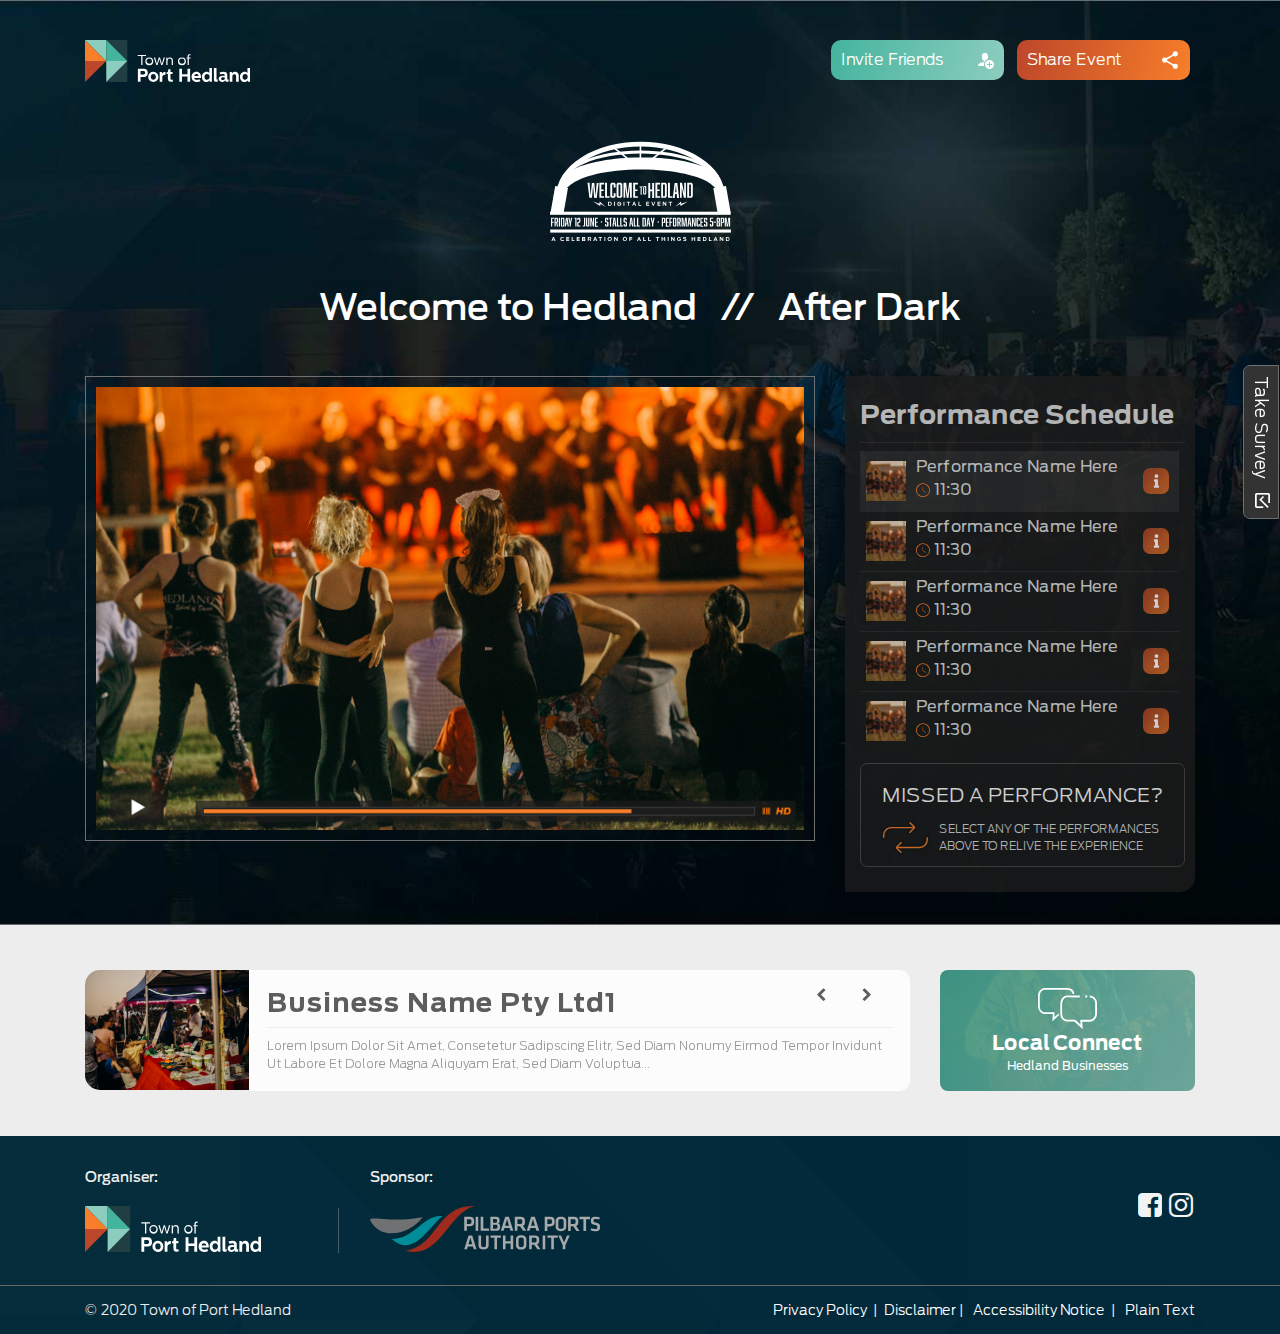
<file: afterdark.html>
<!DOCTYPE html>
<html>
   <head>
      <title>Welcome to Hedland &raquo; After Dark </title>
      <meta charset="UTF-8">
      <meta name="viewport" content="width=device-width, initial-scale=1.0">
      <meta property="og:image" content="images/og.jpg"/>
      <link href="css/bootstrap.css" rel="stylesheet" />
      <link href="css/font-awesome.css" rel="stylesheet" />
      <link href="css/style.css" rel="stylesheet" />
      
      <!-- Owl Stylesheets -->
      <link rel="stylesheet" href="css/owl.carousel.min.css">
      <link rel="stylesheet" href="css/owl.theme.default.min.css">
      <link rel="stylesheet" type="text/css" href="css/demo.css">
      <link rel="icon" href="images/favicon.ico" type="image/ico" sizes="16x16">
      <!-- javascript -->
      <script src="js/jquery.min.js"></script>
      <script src="js/owl.carousel.js"></script>
      <script src="js/bootstrap.js"></script>
      <script src="js/TweenMax.min.js"></script>
      <script src="js/custom.js"></script>
      <!-- Google Tag Manager -->
      <script>(function(w,d,s,l,i){w[l]=w[l]||[];w[l].push({'gtm.start':
         new Date().getTime(),event:'gtm.js'});var f=d.getElementsByTagName(s)[0],
         j=d.createElement(s),dl=l!='dataLayer'?'&l='+l:'';j.async=true;j.src=
         'https://www.googletagmanager.com/gtm.js?id='+i+dl;f.parentNode.insertBefore(j,f);
         })(window,document,'script','dataLayer','GTM-PGPQP6J');
      </script>
      <!-- End Google Tag Manager -->
   </head>
   <body>
      <!------------------------------ header section-------------------------------------------------------------->
      <div class="desktop-sittes">
         <section class="topbgs-afterdark">
         
            <!------------------------------logo header section--->
            <div class="container">
               <div class="row logo-sections" >
                  <div class="col-md-4 col-lg-6">
                     <div class="logo tabulate">
                        <a href="https://www.porthedland.wa.gov.au" target="_blank"><img src="images/Logo.svg" ></a>
                     </div>
                  </div>
                  <div class="col-md-8 col-lg-6 rightside-btuuon">
                     <ul>
                        <li><a href="https://www.facebook.com/events/1374188842776841/" class="topcarer-btn-invite" target="_blank"> Invite Friends 
                           <span></span>
                           </a>
                        </li>
                        <li>
                           <a href="https://www.facebook.com/events/1374188842776841/" class="topcarer-btn-share" target="_blank"> Share Event <span></span>
                           </a>
                        </li>
                        <!-- <li>
                           <a href="#" class="item-button"><span class="smala">A- </span> <span class="item-button-se smalb">A+</span> </a>
                           </li>--->
                     </ul>
                  </div>
               </div>
            </div>
            <!------------------------------headings section-------------------------------------------------------------->
         
         <div class="container">
            <div class="row">
               <div class="col-md-12 text-center hesder-scecond-sec">
                  <div class="center-logos">
                  <a href="index.html">
                      <img src="images/wth_logo_181x100-01.svg" class="img-fluid"  height="100" width="181">
                  </a>
                  </div>
                  <h1>Welcome to Hedland  &nbsp;  // &nbsp;   After Dark</h1>
               </div>
            </div>
         </div>




                  <!-----video--- sections---------------->
         <div class="container">
            <div class="inesing-boxs">
               <div class="row">
                  <div class="col-md-12 col-lg-8 spa-ali">
                     <div class="tab-content">
                        <article class="tab-pane container active" id="items-first">
                           <div class="video-items">
                              <img src="images/Untitled.png" class="img-fluid">
                           </div>
                        </article>
                        <article class="tab-pane container" id="items-seconds">

                           <div class="video-items">
                              <img src="images/Untitled.png" class="img-fluid">
                           </div>
                 <p>Lorem ipsum dolor sit amet, consectetur adipiscing elit, sed do eiusmod tempor incididunt ut labore et
                 Lorem ipsum dolor sit amet, consectetur adipiscing elit, sed do eiusmod tempor incididunt ut</p>
                         
                           
                        </article>
                        <article class="tab-pane container" id="items-third">
                           <div class="video-items">
                              <img src="images/Untitled.png" class="img-fluid">
                           </div>
                        </article>
                        <article class="tab-pane container" id="items-four">
                           <div class="video-items">
                              <img src="images/Untitled.png" class="img-fluid">
                           </div>
                        </article>

                        <article class="tab-pane container" id="items-five">
                           <div class="video-items">
                              <img src="images/Untitled.png" class="img-fluid">
                           </div>
                        </article>

                         <article class="tab-pane container" id="items-six">
                           <div class="video-items">
                              <img src="images/Untitled.png" class="img-fluid">
                           </div>
                        </article>

                         <article class="tab-pane container" id="items-seven">
                           <div class="video-items">
                              <img src="images/Untitled.png" class="img-fluid">
                           </div>
                        </article>

                     </div>
                  </div>
                  <!----listings----->
                  <div class="col-md-12 col-lg-4 dark-c">
                     <div class="index-menus playlist ">
                        <h2>Performance Schedule</h2>
                        <div class="listing-index-boxs videolistings">

                           <div class="scrol-boxs">
                           <ul class="nav nav-tabs right-tabs">
                              <li class="nav-item">
                                 <a class="nav-link active" href="#items-first" data-toggle="tab">
                                    <div class="caption-boxs">
                                    <div class="float-listing">
                                       <div class="playlsting-box">
                                          <img src="images/FOP_0024.png" class="left-image">
                                          <div class="content-video">
                                             <p>Performance Name Here </p>
                                             <span><img src="images/Group141.svg"> 11:30 </span>
                                          </div>
                                       </div>
                                    </div>
                                    <div class="float-listing-right">
                                       <span><img src="images/i-icons.svg"></span>
                                    </div>
                                    </div>
                                 </a>
                              </li>
                              <li class="nav-item">
                                 <a class="nav-link" href="#items-seconds" data-toggle="tab">
                                     <div class="caption-boxs">
                                    <div class="float-listing">
                                       <div class="playlsting-box">
                                          <img src="images/FOP_0024.png" class="left-image">
                                          <div class="content-video">
                                             <p>Performance Name Here </p>
                                             <span><img src="images/Group141.svg"> 11:30 </span>
                                          </div>
                                       </div>
                                    </div>
                                    <div class="float-listing-right">
                                       <span><img src="images/i-icons.svg"></span>
                                    </div>
                                    </div>
                                 </a>
                              </li>
                              <li class="nav-item">
                                 <a class="nav-link" href="#items-third" data-toggle="tab">
                                      <div class="caption-boxs">
                                    <div class="float-listing">
                                       <div class="playlsting-box">
                                          <img src="images/FOP_0024.png" class="left-image">
                                          <div class="content-video">
                                             <p>Performance Name Here </p>
                                             <span><img src="images/Group141.svg"> 11:30 </span>
                                          </div>
                                       </div>
                                    </div>
                                    <div class="float-listing-right">
                                       <span><img src="images/i-icons.svg"></span>
                                    </div>
                                     </div>
                                 </a>
                              </li>
                              <li class="nav-item">
                                 <a class="nav-link" href="#items-four" data-toggle="tab">
                                    <div class="caption-boxs">
                                    <div class="float-listing">
                                       <div class="playlsting-box">
                                          <img src="images/FOP_0024.png" class="left-image">
                                          <div class="content-video">
                                             <p>Performance Name Here </p>
                                             <span><img src="images/Group141.svg"> 11:30 </span>
                                          </div>
                                       </div>
                                    </div>
                                    <div class="float-listing-right">
                                       <span><img src="images/i-icons.svg"></span>
                                    </div>
                                     </div>
                                 </a>
                              </li>

                                <li class="nav-item">
                                 <a class="nav-link" href="#items-five" data-toggle="tab">
                                      <div class="caption-boxs">
                                    <div class="float-listing">
                                       <div class="playlsting-box">
                                          <img src="images/FOP_0024.png" class="left-image">
                                          <div class="content-video">
                                             <p>Performance Name Here </p>
                                             <span><img src="images/Group141.svg"> 11:30 </span>
                                          </div>
                                       </div>
                                    </div>
                                    <div class="float-listing-right">
                                       <span><img src="images/i-icons.svg"></span>
                                    </div>
                                     </div>
                                 </a>
                              </li>

                               <li class="nav-item">
                                 <a class="nav-link" href="#items-six" data-toggle="tab">
                                     <div class="caption-boxs">
                                    <div class="float-listing">
                                       <div class="playlsting-box">
                                          <img src="images/FOP_0024.png" class="left-image">
                                          <div class="content-video">
                                             <p>Performance Name Here </p>
                                             <span><img src="images/Group141.svg"> 11:30 </span>
                                          </div>
                                       </div>
                                    </div>
                                    <div class="float-listing-right">
                                       <span><img src="images/i-icons.svg"></span>
                                    </div>
                                    </div>
                                 </a>
                              </li>

                               <li class="nav-item">
                                 <a class="nav-link" href="#items-seven" data-toggle="tab">
                                     <div class="caption-boxs">
                                    <div class="float-listing">
                                       <div class="playlsting-box">
                                          <img src="images/FOP_0024.png" class="left-image">
                                          <div class="content-video">
                                             <p>Performance Name Here </p>
                                             <span><img src="images/Group141.svg"> 11:30 </span>
                                          </div>
                                       </div>
                                    </div>
                                    <div class="float-listing-right">
                                       <span><img src="images/i-icons.svg"></span>
                                    </div>
                                      </div>
                                 </a>
                              </li>


                           </ul>
                        </div>
                           <div class="missed-perbox">
                              <div class="miseed-pr">
                                 <p>Missed A Performance? <!--<span><i class="fa fa-info" aria-hidden="true"></i></span>--></p>
                              </div>
                              <div class="miseed-pr-second">
                                <span>
                                <img src="images/Iconionic-ios-repeat.svg">
                              </span>
                                 <div class="selec-exp">
                                    SELECT ANY OF THE PERFORMANCES ABOVE TO RELIVE THE EXPERIENCE
                                 </div>
                              </div>
                           </div>
                        </div>
                     </div>
                  </div>
               </div>
            </div>
         </div>
         <!--------video end sections---------------->


         </section>


         <!--------performing name silder sections---------------->
       <section class="welcome-headlines-video">
         <div class="container">
            <div class="row">
               <div class="col-md-12 col-lg-9 riht-bordes silder-sets-inner">
                  <div class="innerpage owl-carousel owl-theme">
                     <div class="item">
                       
                           <div class="main-contents-box dsipl-video">
                              <img src="images/FOP_0159dd.png" class="silde-imgs  desk-ver">
                                 <img src="images/45.png" class=" first-ins mobile-ver">
                               
                              <div class="content-boxs-video">
                                 <h3>Business Name Pty Ltd1</h3>
                                 <p>Lorem ipsum dolor sit amet, consetetur sadipscing elitr, sed diam nonumy eirmod tempor invidunt ut labore et dolore magna aliquyam erat, sed diam voluptua...</p>
                              </div>
                           </div>

                           <div class="after-box-btn-video">
                           <a href="#">Local Connect</a>
                        </div>
                        
                     </div>
                     <div class="item">
                        
                           <div class="main-contents-box dsipl-video">
                               <img src="images/FOP_0159dd.png" class="silde-imgs  desk-ver">
                                 <img src="images/45.png" class=" first-ins mobile-ver">
                              
                             
                               
                              <div class="content-boxs-video ">
                                 <h3>Business Name Pty Ltd2</h3>
                                 <p>Lorem ipsum dolor sit amet, consetetur sadipscing elitr, sed diam nonumy eirmod tempor invidunt ut labore et dolore magna aliquyam erat, sed diam voluptua...</p>
                              </div>
                           </div>
                           <div class="after-box-btn-video ">
                           <a href="#">Local Connect</a>
                        </div>
                        
                     </div>
                  </div>
               </div>
              <div class="col-md-12 col-lg-3 tabluate-versi">
                  <a href="#" class="grident-button-grren">
                    
                     <span>
                        <img src="images/Group230-pp.svg">
                       <p> Local Connect</p>
                        <p class="subheads">Hedland Businesses</p>
                     </span>
                  </a>
               </div>
            </div>
      </section>
         <!---------footer copyright---------------------------------->
         <footer>
            <section class="footer-first">
               <div class="container  logo-footers">
                  <div class="col-md-12">
                     <div class="row">
                        <div class="col-md-6  footer-heads">
                           <div class="row footrter-logos">
                              <div class="col-md-6  border-rigt">
                                 <h2>Organiser:</h2>
                                 <a href="https://www.porthedland.wa.gov.au" target="_blank"> <img src="images/footer2.svg" class="img-fluid" width="230"></a>
                              </div>
                              <div class="col-md-6 ">
                                 <h2>Sponsor:</h2>
                                 <a href="https://www.pilbaraports.com.au" target="_blank">  <img src="images/footer1.svg" class="img-fluid" width="230"></a>
                              </div>
                           </div>
                        </div>
                        <div class="col-md-6 ">
                           <div class="socila-links">
                              <div class="footersocail">
                                 <ul>
                                    <li>
                                       <a href="https://www.facebook.com/townofporthedland" target="_blank">
                                       <i class="fa fa-facebook-square" aria-hidden="true"></i>
                                       </a>
                                    </li>
                                    <li>
                                       <a href="https://www.instagram.com/townofporthedland" target="_blank">
                                       <i class="fa fa-instagram" aria-hidden="true"></i>
                                       </a>
                                    </li>
                                 </ul>
                              </div>
                           </div>
                        </div>
                     </div>
                  </div>
               </div>
            </section>
            <section class="footer-second">
               <div class="container copyright">
                  <div class="row">
                     <div class="col-md-6 ">© 2020 Town of Port Hedland</div>
                     <div class="col-md-6 r-t"><a href="https://www.porthedland.wa.gov.au/privacy-policy.aspx" target="_blank">Privacy Policy </a> &nbsp;| <a href="https://www.porthedland.wa.gov.au/disclaimer.aspx" target="_blank">&nbsp;Disclaimer</a> | &nbsp;<a href="https://www.porthedland.wa.gov.au/accessibility.aspx" target=_blank>&nbsp;Accessibility Notice</a>&nbsp; | &nbsp;<a href="http://welcometohedland.strategics-dev.com.au/plain-text.txt " target="_blank">&nbsp;Plain Text </a></div>
                  </div>
               </div>
      </div>
      </section>
      <div class="icon-bar">
      <ul>
      <li>
      <a href="https://culturecounts.cc/s/2uEgPd" class="survey" target="blank_">Take Survey  <span></span></a> 
      </li>
      </ul>
      </div>
      </footer>
      <!---------deskto veesions-----end---------->



      <div class="mobile-sittes">
      <section class="topbgs-afterdark-mobiles">

        <span class="togglemeni" style="font-size:30px;cursor:pointer" onclick="openNav()">
           <img src="images/menu.svg" class="img-fluid">
        </span>
         <a href="#" class="share-icon"><img src="images/share.svg"></a>
       <div id="myNav" class="overlay">
  <a href="javascript:void(0)" class="closebtn" onclick="closeNav()">&times;</a>
  <a href="#" class="share-icon share-iconopen"><img src="images/share.svg"></a>
  <div class="overlay-content">
   <!-- <a href="#" class="frist-logo">
      <img src="images/wth_logo_181x100-01.svg" class="img-fluid">
   </a> -->
    <a href="#" class="active">
    
    home</a>
    <a href="#">
      <span>Launching Soon</span>
   LOCAL CONNECT</a>
    <a href="#">
      <span>Launching Soon</span>
   AFTER DARK</a>
  <div class="fix-logo">
      <a href="#" class="fxd_logo"><img src="images/footer2.svg" class="img-fluid"></a>
  </div>
   
  </div>
</div>


         <!------------------------------logo header section--->
         <!------------------------------headings section-------------------------------------------------------------->
           <div class="container">
            <div class="row">
               <div class="col-md-12 text-center hesder-scecond-sec">
                  <div class="center-logos">
                   <img src="images/wth_logo_181x100-01.svg" class="img-fluid" width="181" height="100">
                  </div>

                  <div class="center-align-boxs">
                  <div class="mo-boxs video-mos">
                  <span><img src="images/Group207-rings.svg" height="55" width="59"> </span><h1>AFTER<br>DARK</h1>
               </div>
                </div>

                  <p>Explore your local talent scene of singers, dancers, performers and artists. Watch it all back-to-back or click ahead to just the performances which interest you the most.</p>
               </div>
            </div>
         </div>


            <!-----video--- sections---------------->
         <div class="container">
            <div class="inesing-boxs">
               <div class="row">
                  <div class="col-md-12 col-lg-8 spa-ali">
                     <div class="tab-content">
                        <article class="tab-pane container active" id="items-first-mob">
                           <div class="video-items">
                              <img src="images/Untitled.png" class="img-fluid">
                           </div>
                        </article>
                        <article class="tab-pane container" id="items-seconds-mob">
                          <div class="video-items">
                              <img src="images/Untitled.png" class="img-fluid">
                           </div>
                 <p>Lorem ipsum dolor sit amet, consectetur adipiscing elit, sed do eiusmod tempor incididunt ut labore et
                 Lorem ipsum dolor sit amet, consectetur adipiscing elit, sed do eiusmod tempor incididunt ut</p>
                         
                        </article>
                        <article class="tab-pane container" id="items-third-mob">
                           <div class="video-items">
                              <img src="images/Untitled.png" class="img-fluid">
                           </div>
                        </article>
                        <article class="tab-pane container" id="items-four-mob">
                           <div class="video-items">
                              <img src="images/Untitled.png" class="img-fluid">
                           </div>
                        </article>

                        <article class="tab-pane container" id="items-five-mob">
                           <div class="video-items">
                              <img src="images/Untitled.png" class="img-fluid">
                           </div>
                        </article>

                      
                     </div>
                  </div>
                  <!----listings----->
                  <div class="col-md-12 col-lg-4 dark-c">
                     <div class="index-menus playlist ">
                        
                        <div class="listing-index-boxs videolistings">
                           <div class="scrol-boxs">
                           <ul class="nav nav-tabs right-tabs">
                              <li class="nav-item">
                                 <a class="nav-link active" href="#items-first-mob" data-toggle="tab">
                                    <div class="float-listing">
                                       <div class="playlsting-box">
                                          <img src="images/FOP_0024.png" class="left-image">
                                          <div class="content-video">
                                             <p>Performance Name Here </p>
                                              <span><img src="images/Group141.svg"> 11:30 </span>
                                          </div>
                                       </div>
                                    </div>
                                    <div class="float-listing-right">
                                       <span><img src="images/i-icons.svg"></span>
                                    </div>
                                 </a>
                              </li>
                              <li class="nav-item">
                                 <a class="nav-link" href="#items-seconds-mob" data-toggle="tab">
                                    <div class="float-listing">
                                       <div class="playlsting-box">
                                          <img src="images/FOP_0024.png" class="left-image">
                                          <div class="content-video">
                                             <p>Performance Name Here </p>
                                             <span><img src="images/Group141.svg"> 11:30 </span>
                                          </div>
                                       </div>
                                    </div>
                                    <div class="float-listing-right">
                                       <span><img src="images/i-icons.svg"></span>
                                    </div>
                                 </a>
                              </li>
                              <li class="nav-item">
                                 <a class="nav-link" href="#items-third-mob" data-toggle="tab">
                                    <div class="float-listing">
                                       <div class="playlsting-box">
                                          <img src="images/FOP_0024.png" class="left-image">
                                          <div class="content-video">
                                             <p>Performance Name Here </p>
                                              <span><img src="images/Group141.svg"> 11:30 </span>
                                          </div>
                                       </div>
                                    </div>
                                    <div class="float-listing-right">
                                       <span><img src="images/i-icons.svg"></span>
                                    </div>
                                 </a>
                              </li>
                              <li class="nav-item">
                                 <a class="nav-link" href="#items-four-mob" data-toggle="tab">
                                    <div class="float-listing">
                                       <div class="playlsting-box">
                                          <img src="images/FOP_0024.png" class="left-image">
                                          <div class="content-video">
                                             <p>Performance Name Here </p>
                                              <span><img src="images/Group141.svg"> 11:30 </span>
                                          </div>
                                       </div>
                                    </div>
                                    <div class="float-listing-right">
                                       <span><img src="images/i-icons.svg"></span>
                                    </div>
                                 </a>
                              </li>

                                <li class="nav-item">
                                 <a class="nav-link" href="#items-five-mob" data-toggle="tab">
                                    <div class="float-listing">
                                       <div class="playlsting-box">
                                          <img src="images/FOP_0024.png" class="left-image">
                                          <div class="content-video">
                                             <p>Performance Name Here </p>
                                             <span><img src="images/Group141.svg"> 11:30 </span>
                                          </div>
                                       </div>
                                    </div>
                                    <div class="float-listing-right">
                                       <span><img src="images/i-icons.svg"></span>
                                    </div>
                                 </a>
                              </li>

                              
                           </ul>
                        </div>
                           <div class="missed-perbox">
                              <div class="miseed-pr">
                                 <p>Missed A Performance? <!--<span><i class="fa fa-info" aria-hidden="true"></i></span>--></p>
                              </div>
                              <div class="miseed-pr-second">
                                <span>
                                <img src="images/Iconionic-ios-repeat.svg">
                              </span>
                                 <div class="selec-exp">
                                    SELECT ANY OF THE PERFORMANCES ABOVE TO RELIVE THE EXPERIENCE
                                 </div>
                              </div>
                           </div>
                        </div>
                     </div>
                  </div>
               </div>
            </div>
         </div>
         <!--------video end sections---------------->

      </section>

    <section class="welcome-headlines-video">
         <div class="container">
            <div class="row">
               <div class="col-md-12 col-lg-9 riht-bordes silder-sets-inner local-conects-page">

                  <div class="performing owl-carousel owl-theme">

                     <div class="item">
                        <div class="col-md-12 specila-pads">
                           <div class="main-contents-box formobile-s">
                              
                               <div class="sub-imgmob">
                                 <div class="cstm_owl_cntrls">
                  <button class="owl_prv2">
                     <i class="fa fa-chevron-left"></i>
                  </button>
                  <button class="owl_nxt2">
                     <i class="fa fa-chevron-right"></i>
                  </button>
               </div>
                                  <img src="images/Images_23-mo.png" class="img-fluid">
                               </div>
                              <div class="content-boxs2 infiheadc-video">

                                 <div class="inset-boxs">
                                   <h3>BUSINESS NAME PTY LTD</h3>
                                <p>Lorem ipsum dolor sit amet, consetetur sadipscing elitr, sed diam nonumy eirmod tempor invidunt ut labore et dolore magna aliquyam erat, sed diam voluptua...</p>
                                 </div>

                                <a href="#" class="local-connects-mob">  Local Connect</a>
                              </div>
                                </div>
                           </div>
                        </div>


                        <div class="item">
                        <div class="col-md-12 specila-pads">
                           <div class="main-contents-box formobile-s">
                               <div class="sub-imgmob">
                                 <div class="cstm_owl_cntrls">
                  <button class="owl_prv2">
                     <i class="fa fa-chevron-left"></i>
                  </button>
                  <button class="owl_nxt2">
                     <i class="fa fa-chevron-right"></i>
                  </button>
               </div>
                                  <img src="images/Images_23-mo.png" class="img-fluid">
                               </div>
                              <div class="content-boxs2 infiheadc-video">

                                 <div class="inset-boxs">
                                   <h3>BUSINESS NAME PTY LTD</h3>
                                 <p>Lorem ipsum dolor sit amet, consetetur sadipscing elitr, sed diam nonumy eirmod tempor invidunt ut labore et dolore magna aliquyam erat, sed diam voluptua...</p>
                                 </div>

                              <a href="#" class="local-connects-mob">  Local Connect</a>
                              </div>
                                </div>
                           </div>
                        </div>
                    
                    
                  </div>
               </div>
               
            </div>
         </div>
      </section>

      
      <footer>
         <section class="mobile-ver logo-listinf">
            <div class="container-fluid">
               <div class="row">
                  <div class="col-md-12">
                     <ul>
                     <li>
                        <a href="https://www.porthedland.wa.gov.au" target="_blank">  <img src="images/footer2.svg" class="img-fluid"></a>
                     </li>
                     <li>
                        <a href="https://www.pilbaraports.com.au" target="_blank"><img src="images/footer1.svg" class="img-fluid second-img"></a>
                     </li>
                  </div>
               </div>
            </div>
         </section>
         <section class="mobile-ver list-mob">
            <div class="container-fluid">
               <div class="row">
                  <div class="col-10 pads">
                     <ul>
                        <li>
                           <a href="https://www.porthedland.wa.gov.au/privacy-policy.aspx" target="_blank">Privacy Policy </a> 
                        </li>
                        <li><a href="https://www.porthedland.wa.gov.au/disclaimer.aspx" target="_blank">Disclaimer</a>  </li>
                        <li><a href="https://www.porthedland.wa.gov.au/accessibility.aspx" target="_blank">Accessibility Notice</a></li>
                        <li><a href="http://welcometohedland.strategics-dev.com.au/plain-text.txt" target="_blank">Plain Text </a></li>
                        <li><a href="https://culturecounts.cc/s/2uEgPd" target="_blank">Survey</a></li>
                     </ul>
                  </div>
                  <div class="col-2 mobile-padig">
                     <div class="socila-links">
                        <div class="footersocail">
                           <ul>
                              <li>
                                 <a href="https://www.facebook.com/townofporthedland" target="_blank">
                                 <i class="fa fa-facebook-square" aria-hidden="true"></i>
                                 </a>
                              </li>
                           </ul>
                        </div>
                     </div>
                  </div>
               </div>
               <div></div>
            </div>
         </section>
         <section class="footer-second">
            <div class="container-fluid copyright">
               <div class="row">
                  <div class="col-md-12 left-p">© 2020 Town of Port Hedland</div>
               </div>
            </div>
         </section>
         <span class="topup">
            <!--- <button onclick="topFunction()" id="myBtn" title="Go to top" ><span class="ups"><i class="fa fa-chevron-up"></span></i>-->
            <a href="#" id="back-to-top" title="Back to top"><i class="fa fa-chevron-up"></i></a>
            </button>
         </span>
      </footer>
      <script>
         $('.homesilder').owlCarousel({
             loop:true,
             margin:0,
             nav:true,
              navText:['<i class="fa fa-chevron-left"></i>','<i class="fa fa-chevron-right"></i>'],
             responsive:{
                 0:{
                     items:1
                 },
                 600:{
                     items:2
                 },
                 1000:{
                     items:3
                 }
             }
         })
         
         
                  ////for mobile versions  //autoplay:true,
         
         
         $('.gallerysildermob').owlCarousel({
             loop:true,
             margin:0,
             nav:true,
             autoplay:true,
            navText:['<i class="fa fa-chevron-left"></i>','<i class="fa fa-chevron-right"></i>'],
             responsive:{
                 0:{
                     items:1
                 },
                 600:{
                     items:1
                 },
                 1000:{
                     items:1
                 }
             }
         })



            $('.innerpage').owlCarousel({
             loop:true,
             margin:0,
             nav:true,
             autoplay: true,
             smartSpeed: 5000,
              dotsSpeed: 1000,
               dragEndSpeed: 1000,
               animateIn: 'fadeIn',
             navText:['<i class="fa fa-chevron-left"></i>','<i class="fa fa-chevron-right"></i>'],
             responsive:{
                 0:{
                     items:1
                 },
                 600:{
                     items:1
                 },
                 1000:{
                     items:1
                 }
             }
         })



         ///mobile ---busines silder

          $('.busines-comunity-index').owlCarousel({
             loop:true,
             margin:0,
            
             nav:true,
              navText:['<i class="fa fa-chevron-left"></i>','<i class="fa fa-chevron-right"></i>'],
             responsive:{
                 0:{
                     items:1
                 },
                 600:{
                     items:1
                 },
                 1000:{
                     items:1
                 }
             }
         })


///mobile ---performing silder

           $('.performing').owlCarousel({
             loop:true,
             margin:0,
             nav:true,
              navText:['<i class="fa fa-chevron-left"></i>','<i class="fa fa-chevron-right"></i>'],
             responsive:{
                 0:{
                     items:1
                 },
                 600:{
                     items:1
                 },
                 1000:{
                     items:1
                 }
             }
         })
         
         
            //////for top up mobile////////////
         
         //Get the button
         //Get the button
         if ($('#back-to-top').length) {
         var scrollTrigger = 100, // px
         backToTop = function () {
            var scrollTop = $(window).scrollTop();
            if (scrollTop > scrollTrigger) {
                $('#back-to-top').addClass('show');
            } else {
                $('#back-to-top').removeClass('show');
            }
         };
         backToTop();
         $(window).on('scroll', function () {
         backToTop();
         });
         $('#back-to-top').on('click', function (e) {
         e.preventDefault();
         $('html,body').animate({
            scrollTop: 0
         }, 700);
         });
         }
         
         
         
         
         //////for clock mobile////////////
         function getTimeRemaining(endtime) {
         var t = Date.parse(endtime) - Date.parse(new Date());
         var seconds = Math.floor((t / 1000) % 60);
         var minutes = Math.floor((t / 1000 / 60) % 60);
         var hours = Math.floor((t / (1000 * 60 * 60)) % 24);
         var days = Math.floor(t / (1000 * 60 * 60 * 24));
         return {
         'total': t,
         'days': days,
         'hours': hours,
         'minutes': minutes,
         'seconds': seconds
         };
         }
         
         function initializeClock(id, endtime) {
         var clock = document.getElementById(id);
         var daysSpan = clock.querySelector('.days');
         var hoursSpan = clock.querySelector('.hours');
         var minutesSpan = clock.querySelector('.minutes');
         var secondsSpan = clock.querySelector('.seconds');
         
         function updateClock() {
         var t = getTimeRemaining(endtime);
         
         daysSpan.innerHTML = t.days;
         hoursSpan.innerHTML = ('0' + t.hours).slice(-2);
         minutesSpan.innerHTML = ('0' + t.minutes).slice(-2);
         secondsSpan.innerHTML = ('0' + t.seconds).slice(-2);
         
         if (t.total <= 0) {
         clearInterval(timeinterval);
         }
         }
         
         updateClock();
         var timeinterval = setInterval(updateClock, 1000);
         }
         
         //var deadline = '12/06/2020 5:00PM';
         var deadline = '2020-06-12T17:00:00+08:00';
         //var deadline = new Date(Date.parse(new Date()) + 21 * 24 * 60 * 60 * 1000);
         initializeClock('clockdiv', deadline);
         
         
         //////for clock //////id for mobiles//////
         
         //var deadline = new Date(Date.parse(new Date()) + 21 * 24 * 60 * 60 * 1000);
         initializeClock('clockdiv-mob', deadline);
         
         
         
         //////for clock desktop////////////
         
         
         //////for menus////////////
         
         $(document).ready(function() {
         
         $( "#responsive-menu-icon" ).click(function() {
         
         
         var nav = $(".nav-wrapper");
         var navHeight = nav.height();
         
         if (navHeight < 500) {
         
         TweenMax.to(nav, 1, {"height":500});
         } else {
         TweenMax.to(nav, 1, {"height":50});
         };
         
         });
         
         
         
         // menu icon jquery
         
         
         // when whole menu div is clicked
         
         
         $("#responsive-menu-icon").click( function() {
         // if the menu height is not full, transform icon
         var nav = $(".nav-wrapper");
         var navHeight = nav.height();
         
         if (navHeight < 500) {
         $("#a").addClass("rotate-down");
         $("#responsive-menu-icon").addClass("menu-up");
         $("#b").addClass("disappear");
         
         $("#c").addClass("rotate-up");
         
         
         } else {
         
         // if it's not less than full height, remove animation classes
         $("#a").removeClass("rotate-down");
         $("#responsive-menu-icon").removeClass("menu-up");
         $("#b").removeClass("disappear");
         
         $("#c").removeClass("rotate-up");
         
         
         };
         
         
         
         });
         
         
         
         
         });
         

         // desktip menu
 $(document).ready(function() {
         
         $( "#responsive-menu-icon2" ).click(function() {
         
         
         var nav = $(".nav-wrapper");
         var navHeight = nav.height();
         
         if (navHeight < 500) {
         
         TweenMax.to(nav, 1, {"height":500});
         } else {
         TweenMax.to(nav, 1, {"height":50});
         };
         
         });
         
         
         
         // menu icon jquery
         
         
         // when whole menu div is clicked
         
         
         $("#responsive-menu-icon2").click( function() {
         // if the menu height is not full, transform icon
         var nav = $(".nav-wrapper");
         var navHeight = nav.height();
         
         if (navHeight < 500) {
         $("#e").addClass("rotate-down");
         $("#responsive-menu-icon2").addClass("menu-up");
         $("#f").addClass("disappear");
         
         $("#g").addClass("rotate-up");
         
         
         } else {
         
         // if it's not less than full height, remove animation classes
         $("#e").removeClass("rotate-down");
         $("#responsive-menu-icon2").removeClass("menu-up");
         $("#f").removeClass("disappear");
         
         $("#g").removeClass("rotate-up");
         
         
         };
         
         
         
         });
         
         
         
         
         });         
         
      </script>
      <!-- Google Tag Manager (noscript) -->
      <noscript><iframe src="https://www.googletagmanager.com/ns.html?id=GTM-PGPQP6J"
         height="0" width="0" style="display:none;visibility:hidden"></iframe></noscript>
      <!-- End Google Tag Manager (noscript) -->
   </body>
</html>
</file>
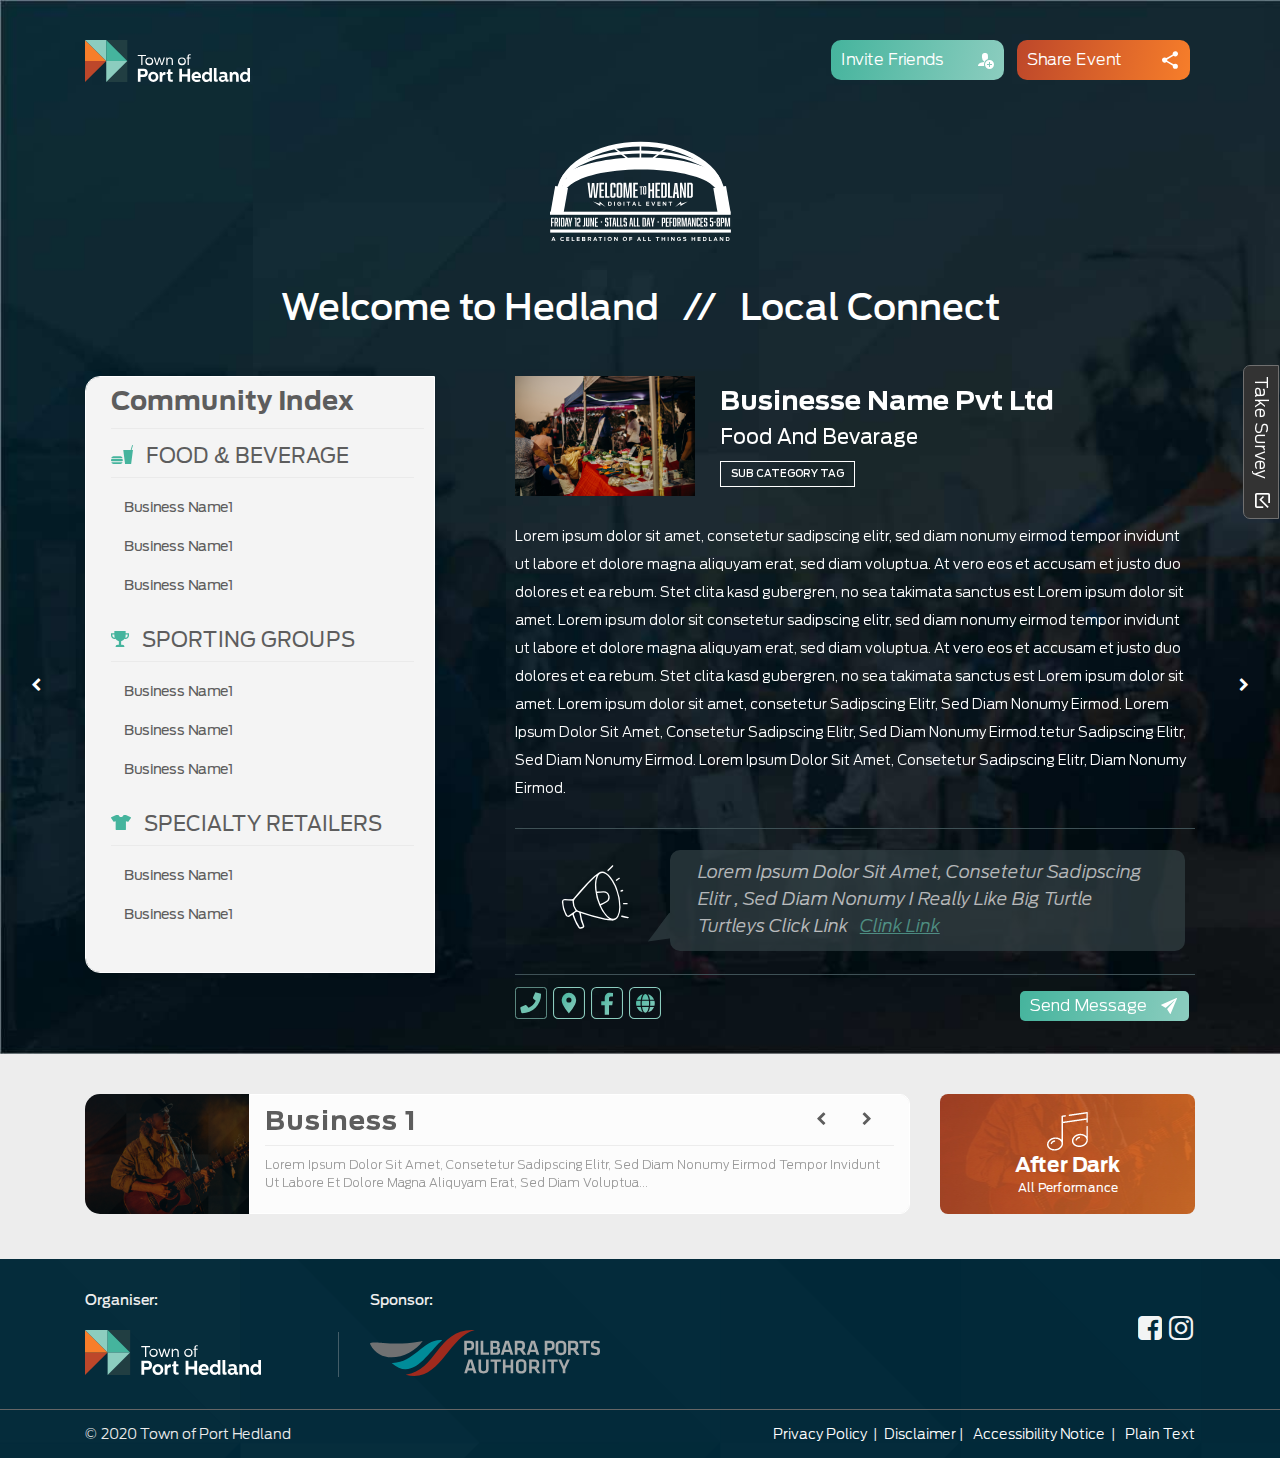
<file: hard-local-connect.html>
<!DOCTYPE html>
<html>
   <head>
      <title>Welcome to Hedland &raquo; Local Connect </title>
      <meta charset="UTF-8">
      <meta name="viewport" content="width=device-width, initial-scale=1.0">
      <meta property="og:image" content="images/og.jpg"/>
      <link href="css/bootstrap.css" rel="stylesheet" />
      <link href="css/font-awesome.css" rel="stylesheet" />
      <link href="css/style.css" rel="stylesheet" />
      
      <!-- Owl Stylesheets -->
      <link rel="stylesheet" href="css/owl.carousel.min.css">
      <link rel="stylesheet" href="css/owl.theme.default.min.css">
      <link rel="stylesheet" type="text/css" href="css/demo.css">
      <link rel="icon" href="images/favicon.ico" type="image/ico" sizes="16x16">
      <!-- javascript -->
      <script src="js/jquery.min.js"></script>
      <script src="js/owl.carousel.js"></script>
      <script src="js/bootstrap.js"></script>
      <script src="js/TweenMax.min.js"></script>
      <script src="js/custom.js"></script>
      <!-- Google Tag Manager -->
      <script>(function(w,d,s,l,i){w[l]=w[l]||[];w[l].push({'gtm.start':
         new Date().getTime(),event:'gtm.js'});var f=d.getElementsByTagName(s)[0],
         j=d.createElement(s),dl=l!='dataLayer'?'&l='+l:'';j.async=true;j.src=
         'https://www.googletagmanager.com/gtm.js?id='+i+dl;f.parentNode.insertBefore(j,f);
         })(window,document,'script','dataLayer','GTM-PGPQP6J');
      </script>
      <!-- End Google Tag Manager -->
   </head>
   <body>
      <!------------------------------ header section-------------------------------------------------------------->
      <div class="desktop-sittes">
         <section class="topbgs-hard-local-connects">
         
            <!------------------------------logo header section--->
            <div class="container">
               <div class="row logo-sections" >
                  <div class="col-md-4 col-lg-6">
                     <div class="logo tabulate">
                        <a href="https://www.porthedland.wa.gov.au" target="_blank"><img src="images/Logo.svg" ></a>
                     </div>
                  </div>
                  <div class="col-md-8 col-lg-6 rightside-btuuon">
                     <ul>
                        <li><a href="https://www.facebook.com/events/1374188842776841/" class="topcarer-btn-invite" target="_blank"> Invite Friends 
                           <span></span>
                           </a>
                        </li>
                        <li>
                           <a href="https://www.facebook.com/events/1374188842776841/" class="topcarer-btn-share" target="_blank"> Share Event <span></span>
                           </a>
                        </li>
                        <!-- <li>
                           <a href="#" class="item-button"><span class="smala">A- </span> <span class="item-button-se smalb">A+</span> </a>
                           </li>--->
                     </ul>
                  </div>
               </div>
            </div>
            <!------------------------------headings section-------------------------------------------------------------->
         
         <div class="container">
            <div class="row">
               <div class="col-md-12 text-center hesder-scecond-sec">
                  <div class="center-logos">
                  <a href="index.html">
                      <img src="images/wth_logo_181x100-01.svg" class="img-fluid"  height="100" width="181">
                  </a>
                  </div>
                  <h1>Welcome to Hedland  &nbsp;  // &nbsp;   Local Connect</h1>
               </div>
            </div>
         </div>




          <!--------comunity index menusections sections---------------->
         <div class="container">
            <div class="inesing-boxs ">
                 <div class="cstm_owl_cntrls">
                  <button class="owl_prv3">
                     <i class="fa fa-chevron-left"></i>
                  </button>
                  <button class="owl_nxt3">
                     <i class="fa fa-chevron-right"></i>
                  </button>
               </div>

               <div class="row">

                  <div class="col-md-12 col-lg-4">
                     <div class="index-menus">
                        <h2>Community Index</h2>
                        <div class="listing-index-boxs scrollbar" id="style-5">
                           <div class="listing-title">
                              <div class="heading-tabs">
                                 <span class="img-icons">
                                 <img src="images/Iconmap-food.svg"></span> FOOD & BEVERAGE
                              </div>
                              <ul>
                                 <li><a href="#">Business Name1</a></li>
                                 <li><a href="#">Business Name1</a></li>
                                 <li><a href="#">Business Name1</a></li>
                              </ul>
                           </div>
                           <div class="listing-title">
                              <div class="heading-tabs">
                                  <span class="img-icons">
                                 <img src="images/Iconmetro-trophy.svg"></span> SPORTING GROUPS
                              </div>
                              <ul>
                                  <li><a href="#">Business Name1</a></li>
                                 <li><a href="#">Business Name1</a></li>
                                 <li><a href="#">Business Name1</a></li>
                              </ul>
                           </div>
                           <div class="listing-title">
                              <div class="heading-tabs">
                                 <span class="img-icons">
                                 <img src="images/Iconmap-clothing-store.svg"></span> SPECIALTY RETAILERS
                              </div>
                              <ul>
                                  <li><a href="#">Business Name1</a></li>
                                 <li><a href="#">Business Name1</a></li>
                                 <li><a href="#">Business Name1</a></li>
                              </ul>
                           </div>
                        </div>
                     </div>
                  </div>
                  <div class="col-md-12 col-lg-8">
                     
<div class="spacings-corousel owl-carousel owl-theme">
   <div class="item">
                   <div class="spacings-le">
                       
                     <div class="cot-boxs-items">

                        <img src="images/FOP_0159.png" class="img-fluid">
                        <div class="content-boxs-inrs">
                           <div class="border-btt">
                              <h3>Businesse Name Pvt Ltd </h3>
                              <p>Food And Bevarage</p>
                              <span class=" categorytags">SUB CATEGORY TAG</span>
                           </div>
                        </div>
                     </div>
                     <div class="inner-content">
                        <p>Lorem ipsum dolor sit amet, consetetur sadipscing elitr, sed diam nonumy eirmod tempor invidunt ut labore et dolore magna aliquyam erat, sed diam voluptua. At vero eos et accusam et justo duo dolores et ea rebum. Stet clita kasd gubergren, no sea takimata sanctus est Lorem ipsum dolor sit amet. Lorem ipsum dolor sit consetetur sadipscing elitr, sed diam nonumy eirmod tempor invidunt ut labore et dolore magna aliquyam erat, sed diam voluptua. At vero eos et accusam et justo duo dolores et ea rebum. Stet clita kasd gubergren, no sea takimata sanctus est Lorem ipsum dolor sit amet. Lorem ipsum dolor sit amet, consetetur Sadipscing Elitr, Sed Diam Nonumy Eirmod. Lorem Ipsum Dolor Sit Amet, Consetetur Sadipscing Elitr, Sed Diam Nonumy Eirmod.tetur Sadipscing Elitr, Sed Diam Nonumy Eirmod. Lorem Ipsum Dolor Sit Amet, Consetetur Sadipscing Elitr, Diam Nonumy Eirmod.</p>
                     </div>
                     <!------announcement----->
                     <div class="announcements">
                        <div class="anoo-icons">
                        <img src="images/Group218.svg" class="">
                     </div>
                        <div class="annoucem-content-boxs">
                           <p>Lorem Ipsum Dolor Sit Amet, Consetetur Sadipscing Elitr , Sed Diam Nonumy I Really Like Big Turtle Turtleys Click Link &nbsp; <a href="#">Clink Link</a></p>
                        </div>
                     </div>
                     <!------socials----->
                     <div class="row bottom-socil">
                        <div class="col-md-6">
                           <div class="anouncement-socilas">
                               <ul>
                                 <li>
                                    <a href="#" class="phone">
                                  <span></span> 
                                    </a>
                                 </li>
                                 <li>
                                    <a href="#" class="location">
                                   <span></span> 
                                    </a>
                                 </li>
                                 <li>
                                    <a href="#" class="facebook">
                                    <span></span> 
                                    </a>
                                 </li>
                                 <li>
                                    <a href="#" class="globals">
                                   
                      <span></span> 
                                    </a>
                                 </li>
                              </ul>
                           </div>
                           
                        </div>
                        <div class="col-md-6">
                            <div class="sendmeassges">
                             
                               <a href="#" class="topcarer-btn-meassge"> Send Message <span></span>
                              
                              </a>

                              
                           </div>

                        </div>
                     </div>
                  </div>
               </div>
               <!-- 2ns item -->
                <div class="item">
                   <div class="spacings-le">
                       
                     <div class="cot-boxs-items">

                        <img src="images/FOP_0159.png" class="img-fluid">
                        <div class="content-boxs-inrs">
                           <div class="border-btt">
                              <h3>Businesse Name Pvt Ltd </h3>
                              <p>Food And Bevarage</p>
                              <span class=" categorytags">SUB CATEGORY TAG</span>
                           </div>
                        </div>
                     </div>
                     <div class="inner-content">
                        <p>Lorem ipsum dolor sit amet, consetetur sadipscing elitr, sed diam nonumy eirmod tempor invidunt ut labore et dolore magna aliquyam erat, sed diam voluptua. At vero eos et accusam et justo duo dolores et ea rebum. Stet clita kasd gubergren, no sea takimata sanctus est Lorem ipsum dolor sit amet. Lorem ipsum dolor sit consetetur sadipscing elitr, sed diam nonumy eirmod tempor invidunt ut labore et dolore magna aliquyam erat, sed diam voluptua. At vero eos et accusam et justo duo dolores et ea rebum. Stet clita kasd gubergren, no sea takimata sanctus est Lorem ipsum dolor sit amet. Lorem ipsum dolor sit amet, consetetur Sadipscing Elitr, Sed Diam Nonumy Eirmod. Lorem Ipsum Dolor Sit Amet, Consetetur Sadipscing Elitr, Sed Diam Nonumy Eirmod.tetur Sadipscing Elitr, Sed Diam Nonumy Eirmod. Lorem Ipsum Dolor Sit Amet, Consetetur Sadipscing Elitr, Diam Nonumy Eirmod.</p>
                     </div>
                     <!------announcement----->
                     <div class="announcements">
                        <div class="anoo-icons">
                        <img src="images/Group218.svg" class="">
                     </div>
                        <div class="annoucem-content-boxs">
                           <p>Lorem Ipsum Dolor Sit Amet, Consetetur Sadipscing Elitr , Sed Diam Nonumy I Really Like Big Turtle Turtleys Click Link &nbsp; <a href="#">Clink Link</a></p>
                        </div>
                     </div>
                     <!------socials----->
                     <div class="row bottom-socil">
                        <div class="col-md-6">
                           <div class="anouncement-socilas">
                               <ul>
                                 <li>
                                    <a href="#" class="phone">
                                  <span></span> 
                                    </a>
                                 </li>
                                 <li>
                                    <a href="#" class="location">
                                   <span></span> 
                                    </a>
                                 </li>
                                 <li>
                                    <a href="#" class="facebook">
                                    <span></span> 
                                    </a>
                                 </li>
                                 <li>
                                    <a href="#" class="globals">
                                   
                      <span></span> 
                                    </a>
                                 </li>
                              </ul>
                           </div>
                           
                        </div>
                        <div class="col-md-6">
                            <div class="sendmeassges">
                             
                               <a href="#" class="topcarer-btn-meassge"> Send Message <span></span>
                              
                              </a>

                              
                           </div>

                        </div>
                     </div>
                  </div>
               </div>


               </div>
               
                  </div>
               </div>

            </div>
         </div>


         </section>


         <!--------performing name silder sections---------------->
      <section class="welcome-headlines">
         <div class="container">
            <div class="row">
               <div class="col-md-12 col-lg-9 riht-bordes silder-sets-inner">
                  <div class="innerpage owl-carousel owl-theme">
                     <div class="item">
                        
                           <div class="main-contents-box formobile-s boxs-ims">
                              <img src="images/Images_2--s.png" class="silde-imgs  first-ins desk-ver">
                              <img src="images/Images_23-mo.png" class=" first-ins mobile-ver">
                               
                              <div class="content-boxs inner-boxs-forperform infiheadc">
                                 <h3>Business 1</h3>
                                 <p>Lorem ipsum dolor sit amet, consetetur sadipscing elitr, sed diam nonumy eirmod tempor invidunt ut labore et dolore magna aliquyam erat, sed diam voluptua...</p>
                              </div>
                           </div>
                        <div class="after-box-btn">
                           <a href="#">After dark</a>
                        </div>
                     </div>
                     <div class="item">
                           <div class="main-contents-box formobile-s boxs-ims">
                             <img src="images/Images_2--s.png" class="silde-imgs  first-ins desk-ver">
                              <img src="images/Images_23-mo.png" class=" first-ins mobile-ver">
                               
                            
                              <div class="content-boxs inner-boxs-forperform infiheadc">
                                 <h3>Business 2</h3>
                                 <p>Lorem ipsum dolor sit amet, consetetur sadipscing elitr, sed diam nonumy eirmod tempor invidunt ut labore et dolore magna aliquyam erat, sed diam voluptua...</p>
                              </div>
                           </div>
                            <div class="after-box-btn">
                           <a href="#">After dark</a>
                        </div>
                     </div>
                  </div>
               </div>
               <div class="col-md-12 col-lg-3 ">
                  <a href="#" class="grident-button">
                    
                     <span>
                        <img src="images/Group-229.png">
                       <p> After Dark</p>
                        <p class="subheads">All Performance</p>
                     </span>
                  </a>
               </div>
            </div>
      </section>
         <!---------footer copyright---------------------------------->
         <footer>
            <section class="footer-first">
               <div class="container  logo-footers">
                  <div class="col-md-12">
                     <div class="row">
                        <div class="col-md-6  footer-heads">
                           <div class="row footrter-logos">
                              <div class="col-md-6  border-rigt">
                                 <h2>Organiser:</h2>
                                 <a href="https://www.porthedland.wa.gov.au" target="_blank"> <img src="images/footer2.svg" class="img-fluid" width="230"></a>
                              </div>
                              <div class="col-md-6 ">
                                 <h2>Sponsor:</h2>
                                 <a href="https://www.pilbaraports.com.au" target="_blank">  <img src="images/footer1.svg" class="img-fluid" width="230"></a>
                              </div>
                           </div>
                        </div>
                        <div class="col-md-6 ">
                           <div class="socila-links">
                              <div class="footersocail">
                                 <ul>
                                    <li>
                                       <a href="https://www.facebook.com/townofporthedland" target="_blank">
                                       <i class="fa fa-facebook-square" aria-hidden="true"></i>
                                       </a>
                                    </li>
                                    <li>
                                       <a href="https://www.instagram.com/townofporthedland" target="_blank">
                                       <i class="fa fa-instagram" aria-hidden="true"></i>
                                       </a>
                                    </li>
                                 </ul>
                              </div>
                           </div>
                        </div>
                     </div>
                  </div>
               </div>
            </section>
            <section class="footer-second">
               <div class="container copyright">
                  <div class="row">
                     <div class="col-md-6 ">© 2020 Town of Port Hedland</div>
                     <div class="col-md-6 r-t"><a href="https://www.porthedland.wa.gov.au/privacy-policy.aspx" target="_blank">Privacy Policy </a> &nbsp;| <a href="https://www.porthedland.wa.gov.au/disclaimer.aspx" target="_blank">&nbsp;Disclaimer</a> | &nbsp;<a href="https://www.porthedland.wa.gov.au/accessibility.aspx" target=_blank>&nbsp;Accessibility Notice</a>&nbsp; | &nbsp;<a href="http://welcometohedland.strategics-dev.com.au/plain-text.txt " target="_blank">&nbsp;Plain Text </a></div>
                  </div>
               </div>
      </div>
      </section>
      <div class="icon-bar">
      <ul>
      <li>
      <a href="https://culturecounts.cc/s/2uEgPd" class="survey" target="blank_">Take Survey  <span></span></a> 
      </li>
      </ul>
      </div>
      </footer>
      <!---------deskto veesions-----end---------->



      <div class="mobile-sittes">
      <section class="topbgs-hard-local-connects-mobiles">

        <span class="togglemeni" style="font-size:30px;cursor:pointer" onclick="openNav()">
           <img src="images/menu.svg" class="img-fluid">
        </span>
         <a href="#" class="share-icon"><img src="images/share.svg"></a>
       <div id="myNav" class="overlay">
  <a href="javascript:void(0)" class="closebtn" onclick="closeNav()">&times;</a>
  <a href="#" class="share-icon share-iconopen"><img src="images/share.svg"></a>
  <div class="overlay-content">
   <!-- <a href="#" class="frist-logo">
      <img src="images/wth_logo_181x100-01.svg" class="img-fluid">
   </a> -->
    <a href="#" class="active">
    
    home</a>
    <a href="#">
      <span>Launching Soon</span>
   LOCAL CONNECT</a>
    <a href="#">
      <span>Launching Soon</span>
   AFTER DARK</a>
  <div class="fix-logo">
      <a href="#" class="fxd_logo"><img src="images/footer2.svg" class="img-fluid"></a>
  </div>
   
  </div>
</div>


         <!------------------------------logo header section--->
         <!------------------------------headings section-------------------------------------------------------------->
          <div class="container">
            <div class="row">
               <div class="col-md-12 text-center hesder-scecond-sec">
                  <div class="center-logos">
                   <a href="index.html">
                      <img src="images/wth_logo_181x100-01.svg" class="img-fluid" width="181" height="100">
                   </a>
                  </div>

                  <div class="center-align-boxs">
                  <div class="mo-boxs">
                  <span><img src="images/msg-local.svg"> </span><h1>Local <br>Connect</h1>
               </div>
                </div>

                  <p>Get to know local businesses, community groups and sporting groups by making a selection from the community index below.</p>
               </div>
            </div>
         </div>


                 <!--------comunity index menusections sections-----busines-comunity-index----------->

   <div class="container pads-no-mob">
            
<div class="table-scrols">
         
                     <div class="index-menus-mob">
                        <h2>Community Index</h2>
                        <div class="listing-index-boxs-mob" id="style-6">
                           <div class="listing-title-mob">
                              <div class="heading-tabs-mob">
                                 <span class="img-icons-mob">
                                 <img src="images/Iconmap-food.svg"></span> FOOD &amp; BEVERAGE
                              </div>

                              <div class="listing-tiems">
                              <ul>
                                 <li><span>Business Name 1</span></li>
                                 <li><span>Business Name 2</span></li>
                                 <li><span>Business Name 3</span></li>
                                    <li><span>Business Name 4</span></li>
                                     <li><span>Business Name 5</span></li>
                              
                                     <li><span>Business Name 1</span></li>
                                 <li><span>Business Name 2</span></li>
                                 <li><span>Business Name 3</span></li>
                                   <li><span>Business Name 4</span></li>
                                     <li><span>Business Name 5</span></li>
                              </ul>
                           </div>

                          
                            </div>

                             <div class="listing-title-mob">
                              <div class="heading-tabs-mob">
                                 <span class="img-icons-mob">
                                <img src="images/Iconmetro-trophy.svg"></span>  SPORTING GROUPS
                              
                              </div>

                              <div class="listing-tiems">
                              <ul>
                                <li><span>Business Name 1</span></li>
                                 <li><span>Business Name 2</span></li>
                                 <li><span>Business Name 3</span></li>
                                    <li><span>Business Name 4</span></li>
                                     <li><span>Business Name 5</span></li>
                              
                                  <li><span>Business Name 1</span></li>
                                 <li><span>Business Name 2</span></li>
                                 <li><span>Business Name 3</span></li>
                                    <li><span>Business Name 4</span></li>
                                     <li><span>Business Name 5</span></li>
                              </ul>
                           </div>
                           
                          
                            </div>

                             <div class="listing-title-mob">
                              <div class="heading-tabs-mob">
                                 <span class="img-icons-mob">
                                 <img src="images/Iconmap-clothing-store.svg"></span>  SPECIALTY RETAILERS
                              
                              </div>

                              <div class="listing-tiems">
                              <ul>
                                 <li><span>Business Name 1</span></li>
                                 <li><span>Business Name 2</span></li>
                                 <li><span>Business Name 3</span></li>
                                   <li><span>Business Name 4</span></li>
                                     <li><span>Business Name 5</span></li>
                              
                                  <li><span>Business Name 1</span></li>
                                 <li><span>Business Name 2</span></li>
                                 <li><span>Business Name 3</span></li>
                                     <li><span>Business Name 4</span></li>
                                     <li><span>Business Name 5</span></li>
                              </ul>
                           </div>
                           
                          
                            </div>
                          
                        </div>
                     </div>
                 

</div>
</div>


   <div class="container">
            <div class="row busines-boxs">

               <div class="busines-comunity-index owl-carousel owl-theme ">

                     <div class="item">

               <div class="col-md-12 business-boxs">
                  <img src="images/45.png" class="img-fluid">

                  <div class="content-boxs-business">
                     <div class="sub-d">
                        <div class="cstm_owl_cntrls">
                  <button class="owl_prv">
                     <i class="fa fa-chevron-left"></i>
                  </button>
                  <button class="owl_nxt">
                     <i class="fa fa-chevron-right"></i>
                  </button>
               </div>
                     <h2>Business</h2>

                     <p class="subheadings">Food and Beverage</p>

                    <p > Lorem ipsum dolor sit amet, consetetur sadipscing elitr, sed diam nonumy eirmod tempor invidunt ut labore et dolore magna aliquyam erat, sed diam voluptua. At vero eos et accusam et justo duo dolores et ea rebum. Stet clita kasd gubergren, no sea takimata sanctus est Lorem ipsum dolor sit amet. Lorem ipsum dolor sit consetetur sadipscing elitr, sed diam nonumy eirmod tempor invidunt ut labore et dolore magna aliquyam erat, sed diam voluptua. At vero eos et accusam et justo duo dolores et ea rebum. Stet clita kasd gubergren, no sea takimata sanctus est Lorem ipsum dolor sit amet. Lorem ipsum dolor sit amet, consetetur Sadipscing Elitr, Sed Diam Nonumy Eirmod. Lorem Ipsum Dolor Sit Amet, Consetetur Sadipscing Elitr, Sed Diam Nonumy Eirmod.tetur Sadipscing Elitr, Sed Diam Nonumy Eirmod. Lorem Ipsum Dolor Sit Amet, Consetetur Sadipscing Elitr, Diam Nonumy Eirmod.</p>


               
                    <div class="col-md-12 p-0">
                           <div class="anoun-socila-mobile">
                               <ul>
                                 <li>
                                    <a href="#" class="phone">
                                  <span></span> 
                                    </a>
                                 </li>
                                 <li>
                                    <a href="#" class="location">
                                   <span></span> 
                                    </a>
                                 </li>
                                 <li>
                                    <a href="#" class="facebook">
                                    <span></span> 
                                    </a>
                                 </li>
                                 <li>
                                    <a href="#" class="globals">
                                   
                      <span></span> 
                                    </a>
                                 </li>
                              </ul>
                           </div>
                        </div>


               <div class="clearfix"></div>

 <div class="announcements-mobile">
                        <div class="anoo-icons-mobile">
                        <img src="images/announmo.png"  height="64" width="64">
                     </div>
                        <div class="annoucem-content-boxs-mobiles">
                           <p>Lorem Ipsum Dolor Sit Amet, Consetetur Sadipscing Elitr , Sed Diam Nonumy I Really Like Big Turtle Turtleys Click Link &nbsp; <a href="#">Clink Link</a></p>
                        </div>
                     </div>




                     </div>


                        <a class=" send-medassege"> Send Message  <span></span></a>


                  </div>

</div>

</div>


         <div class="item">

               <div class="col-md-12 business-boxs">
                  <img class="sponser-cls" src="images/45.png" class="img-fluid">
                  

                  <div class="content-boxs-business">
                     <div class="sub-d">
                         <div class="cstm_owl_cntrls">
                  <button class="owl_prv">
                     <i class="fa fa-chevron-left"></i>
                  </button>
                  <button class="owl_nxt">
                     <i class="fa fa-chevron-right"></i>
                  </button>
               </div>
                     <h2>Business</h2>

                     <p class="subheadings">Food and Beverage</p>

                    <p > Lorem ipsum dolor sit amet, consetetur sadipscing elitr, sed diam nonumy eirmod tempor invidunt ut labore et dolore magna aliquyam erat, sed diam voluptua. At vero eos et accusam et justo duo dolores et ea rebum. Stet clita kasd gubergren, no sea takimata sanctus est Lorem ipsum dolor sit amet. Lorem ipsum dolor sit consetetur sadipscing elitr, sed diam nonumy eirmod tempor invidunt ut labore et dolore magna aliquyam erat, sed diam voluptua. At vero eos et accusam et justo duo dolores et ea rebum. Stet clita kasd gubergren, no sea takimata sanctus est Lorem ipsum dolor sit amet. Lorem ipsum dolor sit amet, consetetur Sadipscing Elitr, Sed Diam Nonumy Eirmod. Lorem Ipsum Dolor Sit Amet, Consetetur Sadipscing Elitr, Sed Diam Nonumy Eirmod.tetur Sadipscing Elitr, Sed Diam Nonumy Eirmod. Lorem Ipsum Dolor Sit Amet, Consetetur Sadipscing Elitr, Diam Nonumy Eirmod.</p>
                 
                

 <div class="col-md-12 p-0">
                           <div class="anoun-socila-mobile">
                               <ul>
                                 <li>
                                    <a href="#" class="phone">
                                  <span></span> 
                                    </a>
                                 </li>
                                 <li>
                                    <a href="#" class="location">
                                   <span></span> 
                                    </a>
                                 </li>
                                 <li>
                                    <a href="#" class="facebook">
                                    <span></span> 
                                    </a>
                                 </li>
                                 <li>
                                    <a href="#" class="globals">
                                   
                      <span></span> 
                                    </a>
                                 </li>
                              </ul>
                           </div>
                        </div>
                 

 <div class="clearfix"></div>
 <div class="announcements-mobile">
                        <div class="anoo-icons-mobile">
                        <img src="images/announmo.png"  height="64" width="64">
                     </div>
                        <div class="annoucem-content-boxs-mobiles">
                           <p>Lorem Ipsum Dolor Sit Amet, Consetetur Sadipscing Elitr , Sed Diam Nonumy I Really Like Big Turtle Turtleys Click Link &nbsp; <a href="#">Clink Link</a></p>
                        </div>
                     </div>




                     </div>


                        <a class=" send-medassege"> Send Message  <span></span></a>


                  </div>

</div>

</div>



</div>

</div>

</div>

      </section>

    <section class="welcome-headlines">
         <div class="container">
            <div class="row">
               <div class="col-md-12 col-lg-9 riht-bordes silder-sets-inner local-conects-page">

                  <div class="performing owl-carousel owl-theme">

                     <div class="item">
                        <div class="col-md-12 specila-pads">
                           <div class="main-contents-box formobile-s">
                              
                               <div class="sub-imgmob">
                                 <div class="cstm_owl_cntrls">
                  <button class="owl_prv2">
                     <i class="fa fa-chevron-left"></i>
                  </button>
                  <button class="owl_nxt2">
                     <i class="fa fa-chevron-right"></i>
                  </button>
               </div>
                                  <img src="images/Images_23-mo.png" class="img-fluid">
                               </div>
                              <div class="content-boxs2 inner-boxs-forperform infiheadc">

                                 <div class="inset-boxs">
                                 <h3>Performing Team Name Here</h3>
                                 <p>Lorem ipsum dolor sit amet, consetetur sadipscing elitr, sed diam nonumy eirmod tempor invidunt ut labore et dolore magna aliquyam erat, sed diam voluptua...</p>
                                 </div>

                                 <div>
                                 <a class="afterdark" href="#">After Dark</a> </div>
                              </div>
                                </div>
                           </div>
                        </div>


                        <div class="item">
                        <div class="col-md-12 specila-pads">
                           <div class="main-contents-box formobile-s">
                               <div class="sub-imgmob">
                                 <div class="cstm_owl_cntrls">
                  <button class="owl_prv2">
                     <i class="fa fa-chevron-left"></i>
                  </button>
                  <button class="owl_nxt2">
                     <i class="fa fa-chevron-right"></i>
                  </button>
               </div>
                                  <img src="images/Images_23-mo.png" class="img-fluid">
                               </div>
                              <div class="content-boxs2 inner-boxs-forperform infiheadc">

                                 <div class="inset-boxs">
                                 <h3>Performing Team Name Here</h3>
                                 <p>Lorem ipsum dolor sit amet, consetetur sadipscing elitr, sed diam nonumy eirmod tempor invidunt ut labore et dolore magna aliquyam erat, sed diam voluptua...</p>
                                 </div>

                                 <div class="afterdark"> After Dark</div>
                              </div>
                                </div>
                           </div>
                        </div>
                    
                    
                  </div>
               </div>
               
            </div>
         </div>
      </section>

      
      <footer>
         <section class="mobile-ver logo-listinf">
            <div class="container-fluid">
               <div class="row">
                  <div class="col-md-12">
                     <ul>
                     <li>
                        <a href="https://www.porthedland.wa.gov.au" target="_blank">  <img src="images/footer2.svg" class="img-fluid"></a>
                     </li>
                     <li>
                        <a href="https://www.pilbaraports.com.au" target="_blank"><img src="images/footer1.svg" class="img-fluid second-img"></a>
                     </li>
                  </div>
               </div>
            </div>
         </section>
         <section class="mobile-ver list-mob">
            <div class="container-fluid">
               <div class="row">
                  <div class="col-10 pads">
                     <ul>
                        <li>
                           <a href="https://www.porthedland.wa.gov.au/privacy-policy.aspx" target="_blank">Privacy Policy </a> 
                        </li>
                        <li><a href="https://www.porthedland.wa.gov.au/disclaimer.aspx" target="_blank">Disclaimer</a>  </li>
                        <li><a href="https://www.porthedland.wa.gov.au/accessibility.aspx" target="_blank">Accessibility Notice</a></li>
                        <li><a href="http://welcometohedland.strategics-dev.com.au/plain-text.txt" target="_blank">Plain Text </a></li>
                        <li><a href="https://culturecounts.cc/s/2uEgPd" target="_blank">Survey</a></li>
                     </ul>
                  </div>
                  <div class="col-2 mobile-padig">
                     <div class="socila-links">
                        <div class="footersocail">
                           <ul>
                              <li>
                                 <a href="https://www.facebook.com/townofporthedland" target="_blank">
                                 <i class="fa fa-facebook-square" aria-hidden="true"></i>
                                 </a>
                              </li>
                           </ul>
                        </div>
                     </div>
                  </div>
               </div>
               <div></div>
            </div>
         </section>
         <section class="footer-second">
            <div class="container-fluid copyright">
               <div class="row">
                  <div class="col-md-12 left-p">© 2020 Town of Port Hedland</div>
               </div>
            </div>
         </section>
         <span class="topup">
            <!--- <button onclick="topFunction()" id="myBtn" title="Go to top" ><span class="ups"><i class="fa fa-chevron-up"></span></i>-->
            <a href="#" id="back-to-top" title="Back to top"><i class="fa fa-chevron-up"></i></a>
            </button>
         </span>
      </footer>
      <script>
         $('.homesilder').owlCarousel({
             loop:true,
             margin:0,
             nav:true,
              navText:['<i class="fa fa-chevron-left"></i>','<i class="fa fa-chevron-right"></i>'],
             responsive:{
                 0:{
                     items:1
                 },
                 600:{
                     items:2
                 },
                 1000:{
                     items:3
                 }
             }
         })
         
         
                  ////for mobile versions  //autoplay:true,
         
         
         $('.gallerysildermob').owlCarousel({
             loop:true,
             margin:0,
             nav:true,
             autoplay:true,
            navText:['<i class="fa fa-chevron-left"></i>','<i class="fa fa-chevron-right"></i>'],
             responsive:{
                 0:{
                     items:1
                 },
                 600:{
                     items:1
                 },
                 1000:{
                     items:1
                 }
             }
         })



            $('.innerpage').owlCarousel({
             loop:true,
             margin:0,
             nav:true,
             autoplay: true,
             smartSpeed: 5000,
            dotsSpeed: 1000,
            dragEndSpeed: 1000,
            animateIn: 'fadeIn',
         
              navText:['<i class="fa fa-chevron-left"></i>','<i class="fa fa-chevron-right"></i>'],
             responsive:{
                 0:{
                     items:1
                 },
                 600:{
                     items:1
                 },
                 1000:{
                     items:1
                 }
             }
         })



         ///mobile ---busines silder

          $('.busines-comunity-index').owlCarousel({
             loop:true,
             margin:0,
            
             nav:true,
              navText:['<i class="fa fa-chevron-left"></i>','<i class="fa fa-chevron-right"></i>'],
             responsive:{
                 0:{
                     items:1
                 },
                 600:{
                     items:1
                 },
                 1000:{
                     items:1
                 }
             }
         })


///mobile ---performing silder

           $('.performing').owlCarousel({
             loop:true,
             margin:0,
             nav:true,
              navText:['<i class="fa fa-chevron-left"></i>','<i class="fa fa-chevron-right"></i>'],
             responsive:{
                 0:{
                     items:1
                 },
                 600:{
                     items:1
                 },
                 1000:{
                     items:1
                 }
             }
         })
         


         
            //////for top up mobile////////////
         
         //Get the button
         //Get the button
         if ($('#back-to-top').length) {
         var scrollTrigger = 100, // px
         backToTop = function () {
            var scrollTop = $(window).scrollTop();
            if (scrollTop > scrollTrigger) {
                $('#back-to-top').addClass('show');
            } else {
                $('#back-to-top').removeClass('show');
            }
         };
         backToTop();
         $(window).on('scroll', function () {
         backToTop();
         });
         $('#back-to-top').on('click', function (e) {
         e.preventDefault();
         $('html,body').animate({
            scrollTop: 0
         }, 700);
         });
         }
         
         
         
         
         //////for clock mobile////////////
         function getTimeRemaining(endtime) {
         var t = Date.parse(endtime) - Date.parse(new Date());
         var seconds = Math.floor((t / 1000) % 60);
         var minutes = Math.floor((t / 1000 / 60) % 60);
         var hours = Math.floor((t / (1000 * 60 * 60)) % 24);
         var days = Math.floor(t / (1000 * 60 * 60 * 24));
         return {
         'total': t,
         'days': days,
         'hours': hours,
         'minutes': minutes,
         'seconds': seconds
         };
         }
         
         function initializeClock(id, endtime) {
         var clock = document.getElementById(id);
         var daysSpan = clock.querySelector('.days');
         var hoursSpan = clock.querySelector('.hours');
         var minutesSpan = clock.querySelector('.minutes');
         var secondsSpan = clock.querySelector('.seconds');
         
         function updateClock() {
         var t = getTimeRemaining(endtime);
         
         daysSpan.innerHTML = t.days;
         hoursSpan.innerHTML = ('0' + t.hours).slice(-2);
         minutesSpan.innerHTML = ('0' + t.minutes).slice(-2);
         secondsSpan.innerHTML = ('0' + t.seconds).slice(-2);
         
         if (t.total <= 0) {
         clearInterval(timeinterval);
         }
         }
         
         updateClock();
         var timeinterval = setInterval(updateClock, 1000);
         }
         
         //var deadline = '12/06/2020 5:00PM';
         var deadline = '2020-06-12T17:00:00+08:00';
         //var deadline = new Date(Date.parse(new Date()) + 21 * 24 * 60 * 60 * 1000);
         initializeClock('clockdiv', deadline);
         
         
         //////for clock //////id for mobiles//////
         
         //var deadline = new Date(Date.parse(new Date()) + 21 * 24 * 60 * 60 * 1000);
         initializeClock('clockdiv-mob', deadline);
         
         
         
         //////for clock desktop////////////
         
         
         //////for menus////////////
         
         $(document).ready(function() {
         
         $( "#responsive-menu-icon" ).click(function() {
         
         
         var nav = $(".nav-wrapper");
         var navHeight = nav.height();
         
         if (navHeight < 500) {
         
         TweenMax.to(nav, 1, {"height":500});
         } else {
         TweenMax.to(nav, 1, {"height":50});
         };
         
         });
         
         
         
         // menu icon jquery
         
         
         // when whole menu div is clicked
         
         
         $("#responsive-menu-icon").click( function() {
         // if the menu height is not full, transform icon
         var nav = $(".nav-wrapper");
         var navHeight = nav.height();
         
         if (navHeight < 500) {
         $("#a").addClass("rotate-down");
         $("#responsive-menu-icon").addClass("menu-up");
         $("#b").addClass("disappear");
         
         $("#c").addClass("rotate-up");
         
         
         } else {
         
         // if it's not less than full height, remove animation classes
         $("#a").removeClass("rotate-down");
         $("#responsive-menu-icon").removeClass("menu-up");
         $("#b").removeClass("disappear");
         
         $("#c").removeClass("rotate-up");
         
         
         };
         
         
         
         });
         
         
         
         
         });
         

         // desktip menu
 $(document).ready(function() {
         
         $( "#responsive-menu-icon2" ).click(function() {
         
         
         var nav = $(".nav-wrapper");
         var navHeight = nav.height();
         
         if (navHeight < 500) {
         
         TweenMax.to(nav, 1, {"height":500});
         } else {
         TweenMax.to(nav, 1, {"height":50});
         };
         
         });
         
         
         
         // menu icon jquery
         
         
         // when whole menu div is clicked
         
         
         $("#responsive-menu-icon2").click( function() {
         // if the menu height is not full, transform icon
         var nav = $(".nav-wrapper");
         var navHeight = nav.height();
         
         if (navHeight < 500) {
         $("#e").addClass("rotate-down");
         $("#responsive-menu-icon2").addClass("menu-up");
         $("#f").addClass("disappear");
         
         $("#g").addClass("rotate-up");
         
         
         } else {
         
         // if it's not less than full height, remove animation classes
         $("#e").removeClass("rotate-down");
         $("#responsive-menu-icon2").removeClass("menu-up");
         $("#f").removeClass("disappear");
         
         $("#g").removeClass("rotate-up");
         
         
         };
         
         
         
         });
         
         
         
         
         });         
         
      </script>
      <!-- Google Tag Manager (noscript) -->
      <noscript><iframe src="https://www.googletagmanager.com/ns.html?id=GTM-PGPQP6J"
         height="0" width="0" style="display:none;visibility:hidden"></iframe></noscript>
      <!-- End Google Tag Manager (noscript) -->
   </body>
</html>
</file>
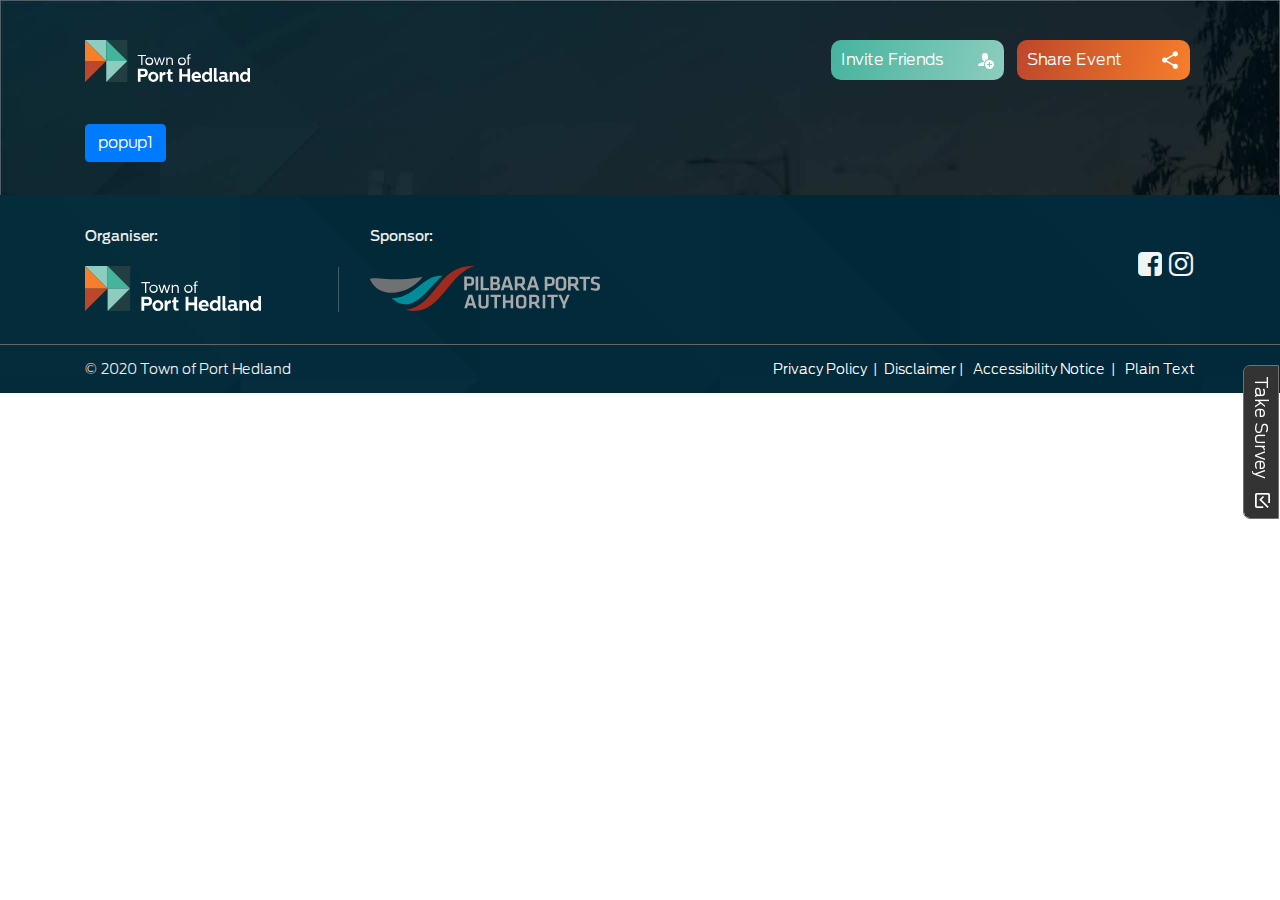
<file: popup7.html>
<!DOCTYPE html>
<html>
   <head>
      <title>Welcome to Hedland &raquo; Local Connect </title>
      <meta charset="UTF-8">
      <meta name="viewport" content="width=device-width, initial-scale=1.0">
      <meta property="og:image" content="images/og.jpg"/>
      <link href="css/bootstrap.css" rel="stylesheet" />
      <link href="css/font-awesome.css" rel="stylesheet" />
      <link href="css/style.css" rel="stylesheet" />
      
      <!-- Owl Stylesheets -->
      <link rel="stylesheet" href="css/owl.carousel.min.css">
      <link rel="stylesheet" href="css/owl.theme.default.min.css">
      <link rel="stylesheet" type="text/css" href="css/demo.css">
      <link rel="icon" href="images/favicon.ico" type="image/ico" sizes="16x16">
      <!-- javascript -->
      <script src="js/jquery.min.js"></script>
      <script src="js/owl.carousel.js"></script>
      <script src="js/bootstrap.js"></script>
      <script src="js/TweenMax.min.js"></script>
      <script src="js/custom.js"></script>
      <!-- Google Tag Manager -->
      <script>(function(w,d,s,l,i){w[l]=w[l]||[];w[l].push({'gtm.start':
         new Date().getTime(),event:'gtm.js'});var f=d.getElementsByTagName(s)[0],
         j=d.createElement(s),dl=l!='dataLayer'?'&l='+l:'';j.async=true;j.src=
         'https://www.googletagmanager.com/gtm.js?id='+i+dl;f.parentNode.insertBefore(j,f);
         })(window,document,'script','dataLayer','GTM-PGPQP6J');
      </script>
      <!-- End Google Tag Manager -->
   </head>
   <body>

      <!------------------------------ header section-------------------------------------------------------------->
      
         <section class="topbgs-hard-local-connects">
         
            <!------------------------------logo header section--->
            <div class="container">
               <div class="row logo-sections" >
                  <div class="col-md-4 col-lg-6">
                     <div class="logo tabulate">
                        <a href="https://www.porthedland.wa.gov.au" target="_blank"><img src="images/Logo.svg" ></a>
                     </div>
                  </div>
                  <div class="col-md-8 col-lg-6 rightside-btuuon">
                     <ul>
                        <li><a href="https://www.facebook.com/events/1374188842776841/" class="topcarer-btn-invite" target="_blank"> Invite Friends 
                           <span></span>
                           </a>
                        </li>
                        <li>
                           <a href="https://www.facebook.com/events/1374188842776841/" class="topcarer-btn-share" target="_blank"> Share Event <span></span>
                           </a>
                        </li>
                        <!-- <li>
                           <a href="#" class="item-button"><span class="smala">A- </span> <span class="item-button-se smalb">A+</span> </a>
                           </li>--->
                     </ul>
                  </div>
               </div>
            </div>
            <!------------------------------pop up sections-------------------------------------------------------------->
         
       <br>
 <!------------------------------ pop section------------------------------------------------------------->
     
      <div class="container">
         <!-- Button to Open the Modal -->
         <button type="button" class="btn btn-primary" data-toggle="modal" data-target="#myModal">
         popup1
         </button>
         <!-- The Modal -->
         <div class="modal fade" id="myModal">
            <div class="modal-dialog">
               <div class="modal-content">
                  <div class="popup-conten-boxs">
                     <div class="box-contait">
                        <div class="bts-clodse">
                           <button type="button" class="close" data-dismiss="modal">&times;</button>
                        </div>
                        <div class="st-boxs">
                           <img src="images/FOP_0159a.png" class="img-fluid pop-top">
                           <!-- Modal Header -->
                           <div class="second-itme">
                              <div class="modal-header">
                                 <h1 class="modal-title">Business Name Pty Ltd</h1>
                                 <p>Food And Beverage</p>
                              </div>
                              <!-- Modal body -->
                              <div class="modal-body">
                                 <div class="row">
                                    <div class="col-md-12">
                                       <form>
                                          <input type="text" name="" placeholder="Your name" class="form-control form-group">
                                          <input type="text" name="" placeholder="Your email" class="form-control form-group">
                                          <textarea rows="4" placeholder="Write your message here" class="form-control form-group " ></textarea>
                                          <div class="send-btns">
                                             <a href="#" class="topcarer-btn-meassge-pop7"> Send Message <span>
                                             </span>
                                             </a>
                                       </form>
                                       </div>
                                    </div>
                                   
                                 </div>
                              </div>
                              <!-- Modal footer -->
                              <!---<div class="modal-footer">
                                 <button type="button" class="btn btn-danger" data-dismiss="modal">Close</button>
                                 </div>--->
                           </div>
                        </div>
                     </div>
                  </div>
               </div>
            </div>
         </div>
     


         </section>


    



         <!---------footer copyright---------------------------------->
         <footer>
            <section class="footer-first">
               <div class="container  logo-footers">
                  <div class="col-md-12">
                     <div class="row">
                        <div class="col-md-6  footer-heads">
                           <div class="row footrter-logos">
                              <div class="col-md-6  border-rigt">
                                 <h2>Organiser:</h2>
                                 <a href="https://www.porthedland.wa.gov.au" target="_blank"> <img src="images/footer2.svg" class="img-fluid" width="230"></a>
                              </div>
                              <div class="col-md-6 ">
                                 <h2>Sponsor:</h2>
                                 <a href="https://www.pilbaraports.com.au" target="_blank">  <img src="images/footer1.svg" class="img-fluid" width="230"></a>
                              </div>
                           </div>
                        </div>
                        <div class="col-md-6 ">
                           <div class="socila-links">
                              <div class="footersocail">
                                 <ul>
                                    <li>
                                       <a href="https://www.facebook.com/townofporthedland" target="_blank">
                                       <i class="fa fa-facebook-square" aria-hidden="true"></i>
                                       </a>
                                    </li>
                                    <li>
                                       <a href="https://www.instagram.com/townofporthedland" target="_blank">
                                       <i class="fa fa-instagram" aria-hidden="true"></i>
                                       </a>
                                    </li>
                                 </ul>
                              </div>
                           </div>
                        </div>
                     </div>
                  </div>
               </div>
            </section>
            <section class="footer-second">
               <div class="container copyright">
                  <div class="row">
                     <div class="col-md-6 ">© 2020 Town of Port Hedland</div>
                     <div class="col-md-6 r-t"><a href="https://www.porthedland.wa.gov.au/privacy-policy.aspx" target="_blank">Privacy Policy </a> &nbsp;| <a href="https://www.porthedland.wa.gov.au/disclaimer.aspx" target="_blank">&nbsp;Disclaimer</a> | &nbsp;<a href="https://www.porthedland.wa.gov.au/accessibility.aspx" target=_blank>&nbsp;Accessibility Notice</a>&nbsp; | &nbsp;<a href="http://welcometohedland.strategics-dev.com.au/plain-text.txt " target="_blank">&nbsp;Plain Text </a></div>
                  </div>
               </div>
      </div>
      </section>
      <div class="icon-bar">
      <ul>
      <li>
      <a href="https://culturecounts.cc/s/2uEgPd" class="survey" target="blank_">Take Survey  <span></span></a> 
      </li>
      </ul>
      </div>
      </footer>
      <!---------deskto veesions-----end---------->


         <script>
         $('.homesilder').owlCarousel({
             loop:true,
             margin:0,
             nav:true,
              navText:['<i class="fa fa-chevron-left"></i>','<i class="fa fa-chevron-right"></i>'],
             responsive:{
                 0:{
                     items:1
                 },
                 600:{
                     items:2
                 },
                 1000:{
                     items:3
                 }
             }
         })
         
         
                  ////for mobile versions  //autoplay:true,
         
         
         $('.gallerysildermob').owlCarousel({
             loop:true,
             margin:0,
             nav:true,
             autoplay:true,
            navText:['<i class="fa fa-chevron-left"></i>','<i class="fa fa-chevron-right"></i>'],
             responsive:{
                 0:{
                     items:1
                 },
                 600:{
                     items:1
                 },
                 1000:{
                     items:1
                 }
             }
         })



            $('.innerpage').owlCarousel({
             loop:true,
             margin:0,
             nav:true,
             autoplay: true,
             smartSpeed: 5000,
              dotsSpeed: 1000,
               dragEndSpeed: 1000,
               animateIn: 'fadeIn',
             navText:['<i class="fa fa-chevron-left"></i>','<i class="fa fa-chevron-right"></i>'],
             responsive:{
                 0:{
                     items:1
                 },
                 600:{
                     items:1
                 },
                 1000:{
                     items:1
                 }
             }
         })



         ///mobile ---busines silder

          $('.busines-comunity-index').owlCarousel({
             loop:true,
             margin:0,
            
             nav:true,
              navText:['<i class="fa fa-chevron-left"></i>','<i class="fa fa-chevron-right"></i>'],
             responsive:{
                 0:{
                     items:1
                 },
                 600:{
                     items:1
                 },
                 1000:{
                     items:1
                 }
             }
         })


///mobile ---performing silder

           $('.performing').owlCarousel({
             loop:true,
             margin:0,
             nav:true,
              navText:['<i class="fa fa-chevron-left"></i>','<i class="fa fa-chevron-right"></i>'],
             responsive:{
                 0:{
                     items:1
                 },
                 600:{
                     items:1
                 },
                 1000:{
                     items:1
                 }
             }
         })
         
         
            //////for top up mobile////////////
         
         //Get the button
         //Get the button
         if ($('#back-to-top').length) {
         var scrollTrigger = 100, // px
         backToTop = function () {
            var scrollTop = $(window).scrollTop();
            if (scrollTop > scrollTrigger) {
                $('#back-to-top').addClass('show');
            } else {
                $('#back-to-top').removeClass('show');
            }
         };
         backToTop();
         $(window).on('scroll', function () {
         backToTop();
         });
         $('#back-to-top').on('click', function (e) {
         e.preventDefault();
         $('html,body').animate({
            scrollTop: 0
         }, 700);
         });
         }
         
         
         
         
         //////for clock mobile////////////
         function getTimeRemaining(endtime) {
         var t = Date.parse(endtime) - Date.parse(new Date());
         var seconds = Math.floor((t / 1000) % 60);
         var minutes = Math.floor((t / 1000 / 60) % 60);
         var hours = Math.floor((t / (1000 * 60 * 60)) % 24);
         var days = Math.floor(t / (1000 * 60 * 60 * 24));
         return {
         'total': t,
         'days': days,
         'hours': hours,
         'minutes': minutes,
         'seconds': seconds
         };
         }
         
         function initializeClock(id, endtime) {
         var clock = document.getElementById(id);
         var daysSpan = clock.querySelector('.days');
         var hoursSpan = clock.querySelector('.hours');
         var minutesSpan = clock.querySelector('.minutes');
         var secondsSpan = clock.querySelector('.seconds');
         
         function updateClock() {
         var t = getTimeRemaining(endtime);
         
         daysSpan.innerHTML = t.days;
         hoursSpan.innerHTML = ('0' + t.hours).slice(-2);
         minutesSpan.innerHTML = ('0' + t.minutes).slice(-2);
         secondsSpan.innerHTML = ('0' + t.seconds).slice(-2);
         
         if (t.total <= 0) {
         clearInterval(timeinterval);
         }
         }
         
         updateClock();
         var timeinterval = setInterval(updateClock, 1000);
         }
         
         //var deadline = '12/06/2020 5:00PM';
         var deadline = '2020-06-12T17:00:00+08:00';
         //var deadline = new Date(Date.parse(new Date()) + 21 * 24 * 60 * 60 * 1000);
         initializeClock('clockdiv', deadline);
         
         
         //////for clock //////id for mobiles//////
         
         //var deadline = new Date(Date.parse(new Date()) + 21 * 24 * 60 * 60 * 1000);
         initializeClock('clockdiv-mob', deadline);
         
         
         
         //////for clock desktop////////////
         
         
         //////for menus////////////
         
         $(document).ready(function() {
         
         $( "#responsive-menu-icon" ).click(function() {
         
         
         var nav = $(".nav-wrapper");
         var navHeight = nav.height();
         
         if (navHeight < 500) {
         
         TweenMax.to(nav, 1, {"height":500});
         } else {
         TweenMax.to(nav, 1, {"height":50});
         };
         
         });
         
         
         
         // menu icon jquery
         
         
         // when whole menu div is clicked
         
         
         $("#responsive-menu-icon").click( function() {
         // if the menu height is not full, transform icon
         var nav = $(".nav-wrapper");
         var navHeight = nav.height();
         
         if (navHeight < 500) {
         $("#a").addClass("rotate-down");
         $("#responsive-menu-icon").addClass("menu-up");
         $("#b").addClass("disappear");
         
         $("#c").addClass("rotate-up");
         
         
         } else {
         
         // if it's not less than full height, remove animation classes
         $("#a").removeClass("rotate-down");
         $("#responsive-menu-icon").removeClass("menu-up");
         $("#b").removeClass("disappear");
         
         $("#c").removeClass("rotate-up");
         
         
         };
         
         
         
         });
         
         
         
         
         });
         

         // desktip menu
 $(document).ready(function() {
         
         $( "#responsive-menu-icon2" ).click(function() {
         
         
         var nav = $(".nav-wrapper");
         var navHeight = nav.height();
         
         if (navHeight < 500) {
         
         TweenMax.to(nav, 1, {"height":500});
         } else {
         TweenMax.to(nav, 1, {"height":50});
         };
         
         });
         
         
         
         // menu icon jquery
         
         
         // when whole menu div is clicked
         
         
         $("#responsive-menu-icon2").click( function() {
         // if the menu height is not full, transform icon
         var nav = $(".nav-wrapper");
         var navHeight = nav.height();
         
         if (navHeight < 500) {
         $("#e").addClass("rotate-down");
         $("#responsive-menu-icon2").addClass("menu-up");
         $("#f").addClass("disappear");
         
         $("#g").addClass("rotate-up");
         
         
         } else {
         
         // if it's not less than full height, remove animation classes
         $("#e").removeClass("rotate-down");
         $("#responsive-menu-icon2").removeClass("menu-up");
         $("#f").removeClass("disappear");
         
         $("#g").removeClass("rotate-up");
         
         
         };
         
         
         
         });
         
         
         
         
         });         
         
      </script>
      <!-- Google Tag Manager (noscript) -->
      <noscript><iframe src="https://www.googletagmanager.com/ns.html?id=GTM-PGPQP6J"
         height="0" width="0" style="display:none;visibility:hidden"></iframe></noscript>
      <!-- End Google Tag Manager (noscript) -->
   </body>
</html>
</file>
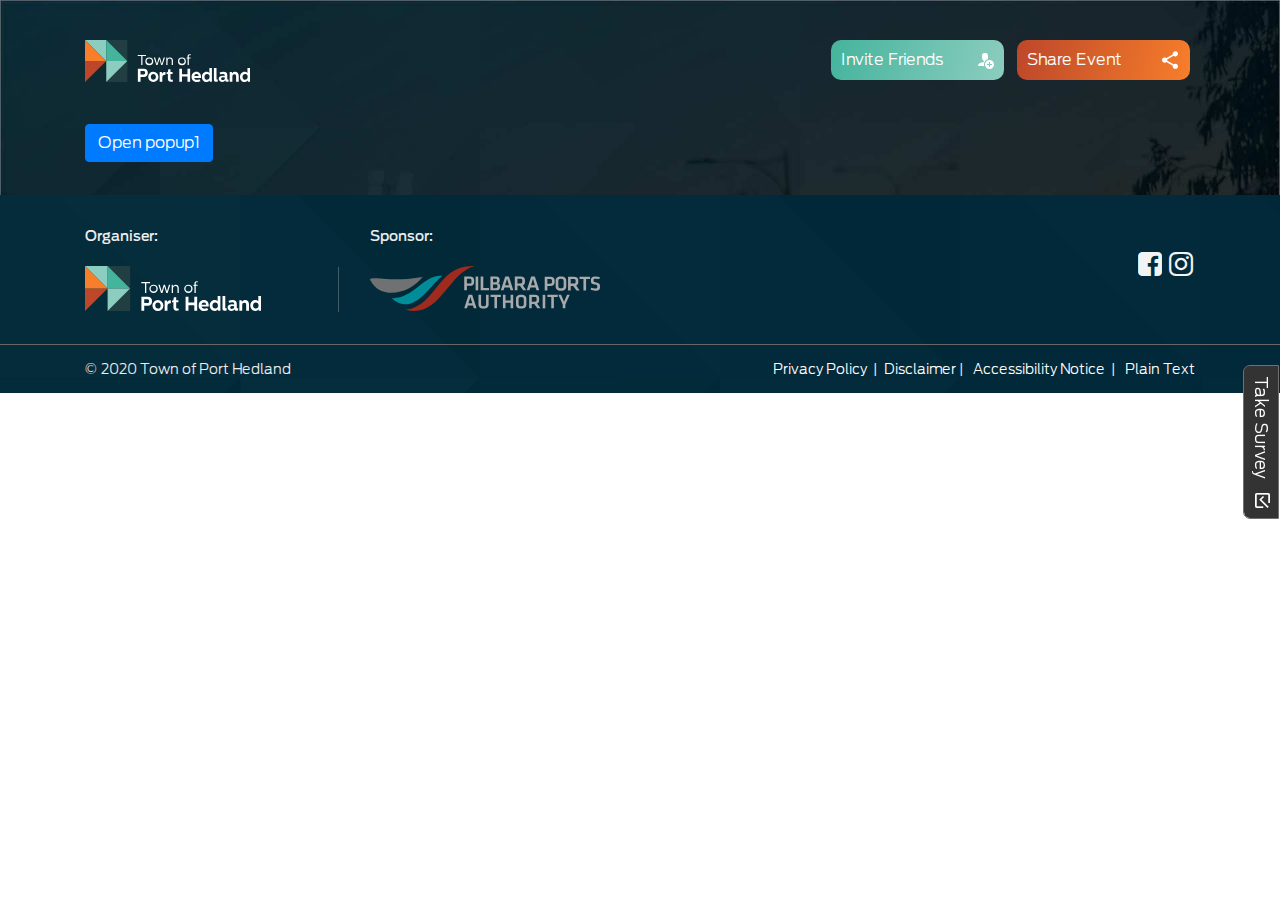
<file: popup8.html>
<!DOCTYPE html>
<html>
   <head>
      <title>Welcome to Hedland &raquo; After Dark </title>
      <meta charset="UTF-8">
      <meta name="viewport" content="width=device-width, initial-scale=1.0">
      <meta property="og:image" content="images/og.jpg"/>
      <link href="css/bootstrap.css" rel="stylesheet" />
      <link href="css/font-awesome.css" rel="stylesheet" />
      <link href="css/style.css" rel="stylesheet" />
      
      <!-- Owl Stylesheets -->
      <link rel="stylesheet" href="css/owl.carousel.min.css">
      <link rel="stylesheet" href="css/owl.theme.default.min.css">
      <link rel="stylesheet" type="text/css" href="css/demo.css">
      <link rel="icon" href="images/favicon.ico" type="image/ico" sizes="16x16">
      <!-- javascript -->
      <script src="js/jquery.min.js"></script>
      <script src="js/owl.carousel.js"></script>
      <script src="js/bootstrap.js"></script>
      <script src="js/TweenMax.min.js"></script>
      <script src="js/custom.js"></script>
      <!-- Google Tag Manager -->
      <script>(function(w,d,s,l,i){w[l]=w[l]||[];w[l].push({'gtm.start':
         new Date().getTime(),event:'gtm.js'});var f=d.getElementsByTagName(s)[0],
         j=d.createElement(s),dl=l!='dataLayer'?'&l='+l:'';j.async=true;j.src=
         'https://www.googletagmanager.com/gtm.js?id='+i+dl;f.parentNode.insertBefore(j,f);
         })(window,document,'script','dataLayer','GTM-PGPQP6J');
      </script>
      <!-- End Google Tag Manager -->
   </head>
   <body>
      <!------------------------------ header section-------------------------------------------------------------->
      <section class="topbgs-hard-local-connects">
         <!------------------------------logo header section--->
         <div class="container">
            <div class="row logo-sections" >
               <div class="col-md-4 col-lg-6">
                  <div class="logo tabulate">
                     <a href="https://www.porthedland.wa.gov.au" target="_blank"><img src="images/Logo.svg" ></a>
                  </div>
               </div>
               <div class="col-md-8 col-lg-6 rightside-btuuon">
                  <ul>
                     <li><a href="https://www.facebook.com/events/1374188842776841/" class="topcarer-btn-invite" target="_blank"> Invite Friends 
                        <span></span>
                        </a>
                     </li>
                     <li>
                        <a href="https://www.facebook.com/events/1374188842776841/" class="topcarer-btn-share" target="_blank"> Share Event <span></span>
                        </a>
                     </li>
                     <!-- <li>
                        <a href="#" class="item-button"><span class="smala">A- </span> <span class="item-button-se smalb">A+</span> </a>
                        </li>--->
                  </ul>
               </div>
            </div>
         </div>
         <!------------------------------pop up sections-------------------------------------------------------------->
         <br>
         <!------------------------------ pop section------------------------------------------------------------->
         <div class="container">
            <!-- Button to Open the Modal -->
            <button type="button" class="btn btn-primary" data-toggle="modal" data-target="#myModal">
            Open popup1
            </button>
            <!-- The Modal -->
            <div class="modal pop-ei fade" id="myModal">
               <div class="modal-dialog">
                  <div class="modal-content modalcontborsder">
                     <div class="pop-eight owl-carousel owl-theme">
                        <div class="item">
                           <div class="popup-conten-boxs">
                              <div class="box-contait">
                                 <div class="bts-clodse btcloseclr">
                                    <button type="button" class="close" data-dismiss="modal">&times;</button>
                                 </div>
                                 <div class="st-boxs-8">
                                  <span>
                                    <img src="images/FOP_0723b.png" class=" pop-top">
                                  </span>
                                    <!-- Modal Header -->
                                    <div class="second-itme-8 secng-bg">
                                       <div class="modal-header modal-header-border artis-t">
                                          <h1 class="modal-title brandartists">Band Artist Name</h1>
                                          <div class="clk-d">
                                          <img src="images/Group141.svg"><span>11:00</span> 
                                        </div>
                                       </div>
                                       <!-- Modal body -->
                                       <div class="modal-body modsal-body-bott artist-br">
                                          <div class="row">
                                             <div class="col-md-12 ">
                                                <p>Lorem ipsum dolor sit amet, consetetur sadipscing elitr, sed diam nonumy eirmod tempor invidunt ut labore et dolore magna aliquyam erat, sed diam voluptua. At vero eos et accusam et justo duo dolores et ea rebum. Stet clita kasd gubergren, no sea takimata sanctus est Lorem ipsum dolor sit amet. Lorem ipsum dolor sit amet, consetetur sadipscing elitr, sed diam nonumy eirmod tempor invidunt ut labore et   </p>
                                             </div>
                                          </div>
                                       </div>
                                       <!-- footer socilas body -->
                                       <div class="row socil-footer">
                                          <div class="col-md-12 ">
                                             <div class="pop-socilas">
                                                <ul>
                                                   <li>
                                                    <a href="#" class="facebook-pop-eight">
                                                   <span></span> 
                                                     </a>
                                                      
                                                   </li>
                                                   <li>

                                                    <a href="#" class="globals-pop-eight">
                                   
                                                   <span></span> 
                                                     </a>

                                                    

                                                   </li>
                                                </ul>
                                             </div>
                                          </div>
                                       </div>
                                    </div>
                                    <!-- Modal footer -->
                                    <!---<div class="modal-footer">
                                       <button type="button" class="btn btn-danger" data-dismiss="modal">Close</button>
                                       </div>--->
                                 </div>
                              </div>
                           </div>
                        </div>
                        <div class="item">
                           <div class="popup-conten-boxs">
                              <div class="box-contait">
                                 <div class="bts-clodse btcloseclr">
                                    <button type="button" class="close" data-dismiss="modal">&times;</button>
                                 </div>
                                 <div class="st-boxs-8">
                                  <span>
                                  <img src="images/FOP_0723b.png" class=" pop-top">
                                     </span>
                                    <!-- Modal Header -->
                                    <div class="second-itme-8 secng-bg">
                                       <div class="modal-header modal-header-border artis-t">
                                          <h1 class="modal-title brandartists">Band Artist Name</h1>
                                          <div class="clk-d">
                                          <img src="images/Group141.svg"><span>11:00</span> 
                                        </div>
                                       </div>
                                       <!-- Modal body -->
                                       <div class="modal-body modsal-body-bott artist-br">
                                          <div class="row">
                                             <div class="col-md-12 ">
                                                <p>Lorem ipsum dolor sit amet, consetetur sadipscing elitr, sed diam nonumy eirmod tempor invidunt ut labore et dolore magna aliquyam erat, sed diam voluptua. At vero eos et accusam et justo duo dolores et ea rebum. Stet clita kasd gubergren, no sea takimata sanctus est Lorem ipsum dolor sit amet. Lorem ipsum dolor sit amet, consetetur sadipscing elitr, sed diam nonumy eirmod tempor invidunt ut labore et   </p>
                                             </div>
                                          </div>
                                       </div>
                                       <!-- footer socilas body -->
                                       <div class="row socil-footer">
                                          <div class="col-md-12 ">
                                             <div class="pop-socilas">
                                                 <ul>
                                                   <li>
                                                    <a href="#" class="facebook-pop-eight">
                                                   <span></span> 
                                                     </a>
                                                      
                                                   </li>
                                                   <li>

                                                    <a href="#" class="globals-pop-eight">
                                   
                                                   <span></span> 
                                                     </a>

                                                    

                                                   </li>
                                                </ul>
                                             </div>
                                          </div>
                                       </div>
                                    </div>
                                    <!-- Modal footer -->
                                    <!---<div class="modal-footer">
                                       <button type="button" class="btn btn-danger" data-dismiss="modal">Close</button>
                                       </div>--->
                                 </div>
                              </div>
                           </div>
                        </div>
                     </div>
                  </div>
               </div>
            </div>
         </div>
      </section>
      <!---------footer copyright---------------------------------->
      <footer>
         <section class="footer-first">
            <div class="container  logo-footers">
               <div class="col-md-12">
                  <div class="row">
                     <div class="col-md-6  footer-heads">
                        <div class="row footrter-logos">
                           <div class="col-md-6  border-rigt">
                              <h2>Organiser:</h2>
                              <a href="https://www.porthedland.wa.gov.au" target="_blank"> <img src="images/footer2.svg" class="img-fluid" width="230"></a>
                           </div>
                           <div class="col-md-6 ">
                              <h2>Sponsor:</h2>
                              <a href="https://www.pilbaraports.com.au" target="_blank">  <img src="images/footer1.svg" class="img-fluid" width="230"></a>
                           </div>
                        </div>
                     </div>
                     <div class="col-md-6 ">
                        <div class="socila-links">
                           <div class="footersocail">
                              <ul>
                                 <li>
                                    <a href="https://www.facebook.com/townofporthedland" target="_blank">
                                    <i class="fa fa-facebook-square" aria-hidden="true"></i>
                                    </a>
                                 </li>
                                 <li>
                                    <a href="https://www.instagram.com/townofporthedland" target="_blank">
                                    <i class="fa fa-instagram" aria-hidden="true"></i>
                                    </a>
                                 </li>
                              </ul>
                           </div>
                        </div>
                     </div>
                  </div>
               </div>
            </div>
         </section>
         <section class="footer-second">
            <div class="container copyright">
               <div class="row">
                  <div class="col-md-6 ">© 2020 Town of Port Hedland</div>
                  <div class="col-md-6 r-t"><a href="https://www.porthedland.wa.gov.au/privacy-policy.aspx" target="_blank">Privacy Policy </a> &nbsp;| <a href="https://www.porthedland.wa.gov.au/disclaimer.aspx" target="_blank">&nbsp;Disclaimer</a> | &nbsp;<a href="https://www.porthedland.wa.gov.au/accessibility.aspx" target=_blank>&nbsp;Accessibility Notice</a>&nbsp; | &nbsp;<a href="http://welcometohedland.strategics-dev.com.au/plain-text.txt " target="_blank">&nbsp;Plain Text </a></div>
               </div>
            </div>
            </div>
         </section>
         <div class="icon-bar">
            <ul>
               <li>
                  <a href="https://culturecounts.cc/s/2uEgPd" class="survey" target="blank_">Take Survey  <span></span></a> 
               </li>
            </ul>
         </div>
      </footer>
      <!---------deskto veesions-----end---------->
    <script>
         $('.homesilder').owlCarousel({
             loop:true,
             margin:0,
             nav:true,
              navText:['<i class="fa fa-chevron-left"></i>','<i class="fa fa-chevron-right"></i>'],
             responsive:{
                 0:{
                     items:1
                 },
                 600:{
                     items:2
                 },
                 1000:{
                     items:3
                 }
             }
         })
         
         
                  ////for mobile versions  //autoplay:true,
         
         
         $('.gallerysildermob').owlCarousel({
             loop:true,
             margin:0,
             nav:true,
             autoplay:true,
            navText:['<i class="fa fa-chevron-left"></i>','<i class="fa fa-chevron-right"></i>'],
             responsive:{
                 0:{
                     items:1
                 },
                 600:{
                     items:1
                 },
                 1000:{
                     items:1
                 }
             }
         })



            $('.innerpage').owlCarousel({
             loop:true,
             margin:0,
             nav:true,
             autoplay: true,
             smartSpeed: 5000,
              dotsSpeed: 1000,
               dragEndSpeed: 1000,
               animateIn: 'fadeIn',
             navText:['<i class="fa fa-chevron-left"></i>','<i class="fa fa-chevron-right"></i>'],
             responsive:{
                 0:{
                     items:1
                 },
                 600:{
                     items:1
                 },
                 1000:{
                     items:1
                 }
             }
         })



         ///mobile ---busines silder

          $('.busines-comunity-index').owlCarousel({
             loop:true,
             margin:0,
            
             nav:true,
              navText:['<i class="fa fa-chevron-left"></i>','<i class="fa fa-chevron-right"></i>'],
             responsive:{
                 0:{
                     items:1
                 },
                 600:{
                     items:1
                 },
                 1000:{
                     items:1
                 }
             }
         })


///mobile ---performing silder

           $('.performing').owlCarousel({
             loop:true,
             margin:0,
             nav:true,
              navText:['<i class="fa fa-chevron-left"></i>','<i class="fa fa-chevron-right"></i>'],
             responsive:{
                 0:{
                     items:1
                 },
                 600:{
                     items:1
                 },
                 1000:{
                     items:1
                 }
             }
         })


              //pop eight
             $('.pop-eight').owlCarousel({
             loop:true,
             margin:0,
             nav:true,
              navText:['<i class="fa fa-chevron-left"></i>','<i class="fa fa-chevron-right"></i>'],
             responsive:{
                 0:{
                     items:1
                 },
                 600:{
                     items:1
                 },
                 1000:{
                     items:1
                 }
             }
         })
         
         
         
            //////for top up mobile////////////
         
         //Get the button
         //Get the button
         if ($('#back-to-top').length) {
         var scrollTrigger = 100, // px
         backToTop = function () {
            var scrollTop = $(window).scrollTop();
            if (scrollTop > scrollTrigger) {
                $('#back-to-top').addClass('show');
            } else {
                $('#back-to-top').removeClass('show');
            }
         };
         backToTop();
         $(window).on('scroll', function () {
         backToTop();
         });
         $('#back-to-top').on('click', function (e) {
         e.preventDefault();
         $('html,body').animate({
            scrollTop: 0
         }, 700);
         });
         }
         
         
         
         
         //////for clock mobile////////////
         function getTimeRemaining(endtime) {
         var t = Date.parse(endtime) - Date.parse(new Date());
         var seconds = Math.floor((t / 1000) % 60);
         var minutes = Math.floor((t / 1000 / 60) % 60);
         var hours = Math.floor((t / (1000 * 60 * 60)) % 24);
         var days = Math.floor(t / (1000 * 60 * 60 * 24));
         return {
         'total': t,
         'days': days,
         'hours': hours,
         'minutes': minutes,
         'seconds': seconds
         };
         }
         
         function initializeClock(id, endtime) {
         var clock = document.getElementById(id);
         var daysSpan = clock.querySelector('.days');
         var hoursSpan = clock.querySelector('.hours');
         var minutesSpan = clock.querySelector('.minutes');
         var secondsSpan = clock.querySelector('.seconds');
         
         function updateClock() {
         var t = getTimeRemaining(endtime);
         
         daysSpan.innerHTML = t.days;
         hoursSpan.innerHTML = ('0' + t.hours).slice(-2);
         minutesSpan.innerHTML = ('0' + t.minutes).slice(-2);
         secondsSpan.innerHTML = ('0' + t.seconds).slice(-2);
         
         if (t.total <= 0) {
         clearInterval(timeinterval);
         }
         }
         
         updateClock();
         var timeinterval = setInterval(updateClock, 1000);
         }
         
         //var deadline = '12/06/2020 5:00PM';
         var deadline = '2020-06-12T17:00:00+08:00';
         //var deadline = new Date(Date.parse(new Date()) + 21 * 24 * 60 * 60 * 1000);
         initializeClock('clockdiv', deadline);
         
         
         //////for clock //////id for mobiles//////
         
         //var deadline = new Date(Date.parse(new Date()) + 21 * 24 * 60 * 60 * 1000);
         initializeClock('clockdiv-mob', deadline);
         
         
         
         //////for clock desktop////////////
         
         
         //////for menus////////////
         
         $(document).ready(function() {
         
         $( "#responsive-menu-icon" ).click(function() {
         
         
         var nav = $(".nav-wrapper");
         var navHeight = nav.height();
         
         if (navHeight < 500) {
         
         TweenMax.to(nav, 1, {"height":500});
         } else {
         TweenMax.to(nav, 1, {"height":50});
         };
         
         });
         
         
         
         // menu icon jquery
         
         
         // when whole menu div is clicked
         
         
         $("#responsive-menu-icon").click( function() {
         // if the menu height is not full, transform icon
         var nav = $(".nav-wrapper");
         var navHeight = nav.height();
         
         if (navHeight < 500) {
         $("#a").addClass("rotate-down");
         $("#responsive-menu-icon").addClass("menu-up");
         $("#b").addClass("disappear");
         
         $("#c").addClass("rotate-up");
         
         
         } else {
         
         // if it's not less than full height, remove animation classes
         $("#a").removeClass("rotate-down");
         $("#responsive-menu-icon").removeClass("menu-up");
         $("#b").removeClass("disappear");
         
         $("#c").removeClass("rotate-up");
         
         
         };
         
         
         
         });
         
         
         
         
         });
         

         // desktip menu
 $(document).ready(function() {
         
         $( "#responsive-menu-icon2" ).click(function() {
         
         
         var nav = $(".nav-wrapper");
         var navHeight = nav.height();
         
         if (navHeight < 500) {
         
         TweenMax.to(nav, 1, {"height":500});
         } else {
         TweenMax.to(nav, 1, {"height":50});
         };
         
         });
         
         
         
         // menu icon jquery
         
         
         // when whole menu div is clicked
         
         
         $("#responsive-menu-icon2").click( function() {
         // if the menu height is not full, transform icon
         var nav = $(".nav-wrapper");
         var navHeight = nav.height();
         
         if (navHeight < 500) {
         $("#e").addClass("rotate-down");
         $("#responsive-menu-icon2").addClass("menu-up");
         $("#f").addClass("disappear");
         
         $("#g").addClass("rotate-up");
         
         
         } else {
         
         // if it's not less than full height, remove animation classes
         $("#e").removeClass("rotate-down");
         $("#responsive-menu-icon2").removeClass("menu-up");
         $("#f").removeClass("disappear");
         
         $("#g").removeClass("rotate-up");
         
         
         };
         
         
         
         });
         
         
         
         
         });         
         
      </script>
      <!-- Google Tag Manager (noscript) -->
      <noscript><iframe src="https://www.googletagmanager.com/ns.html?id=GTM-PGPQP6J"
         height="0" width="0" style="display:none;visibility:hidden"></iframe></noscript>
      <!-- End Google Tag Manager (noscript) -->
   </body>
</html>
</file>
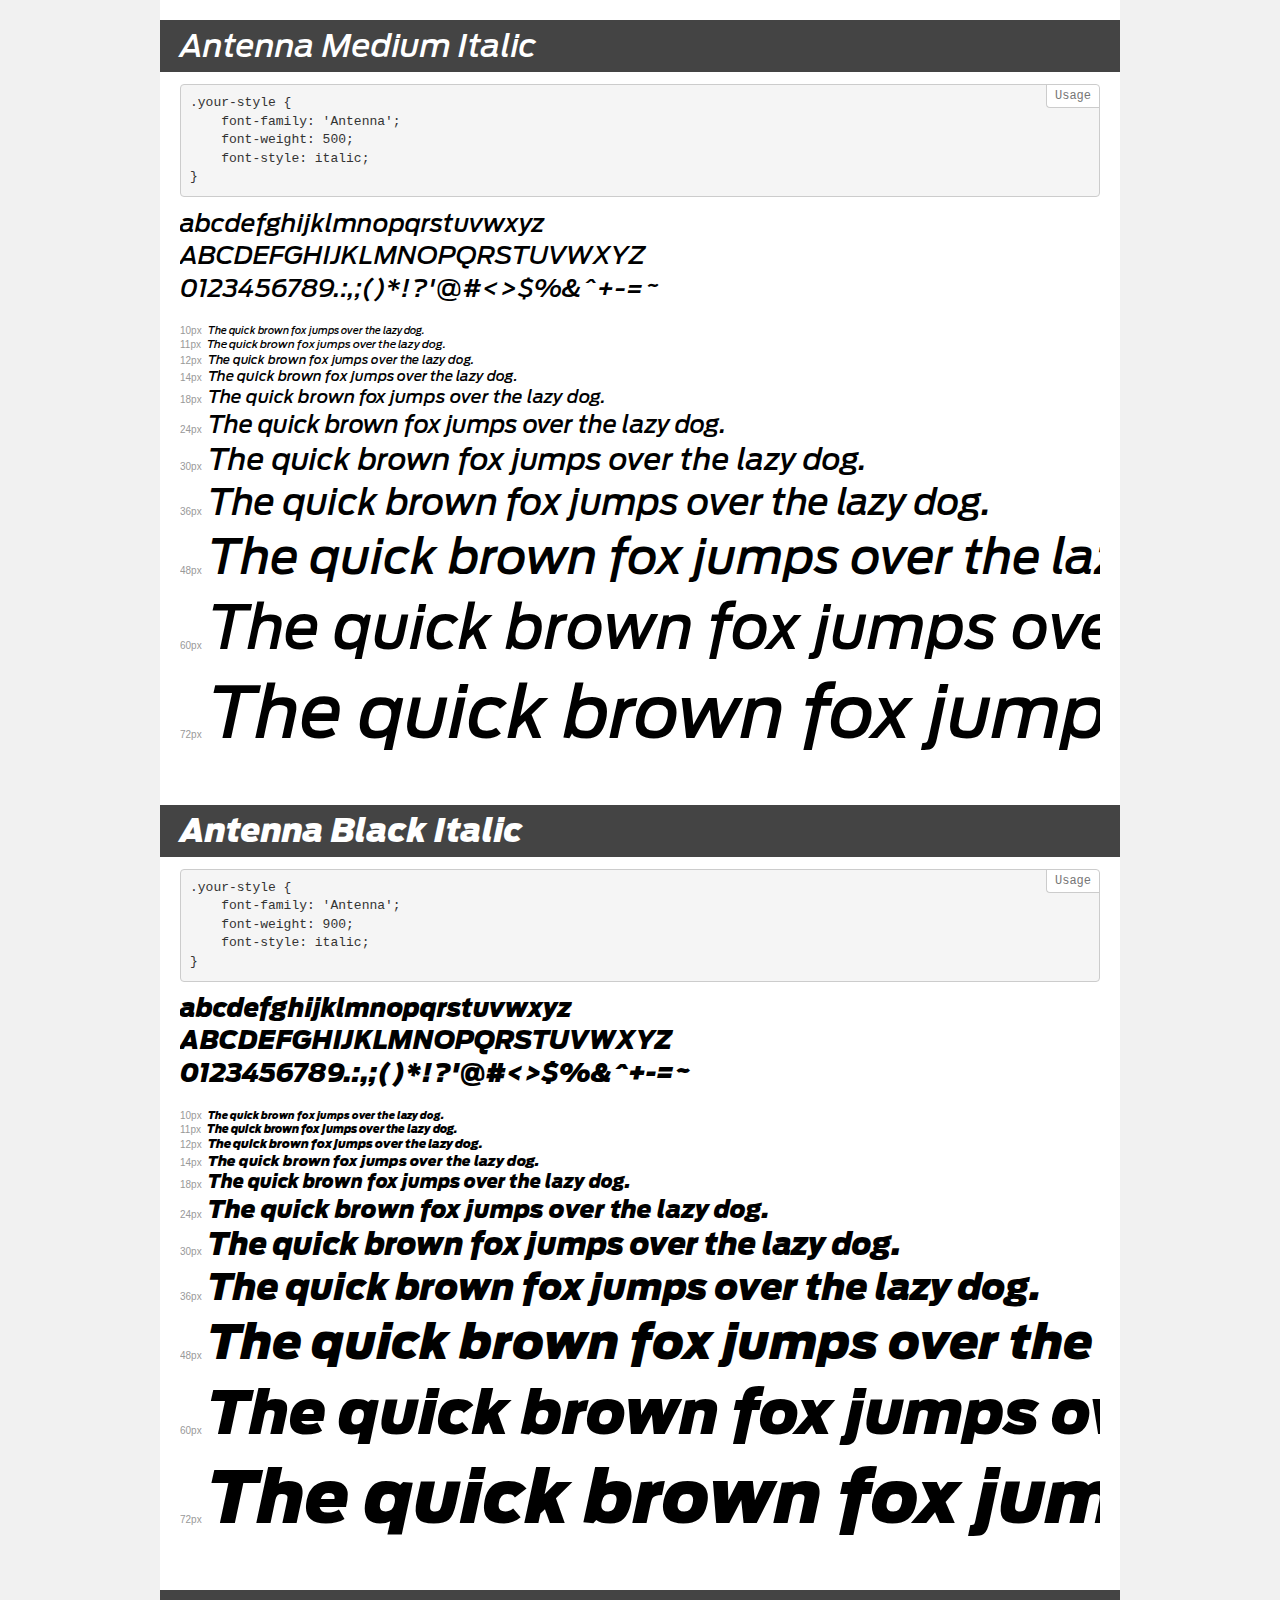
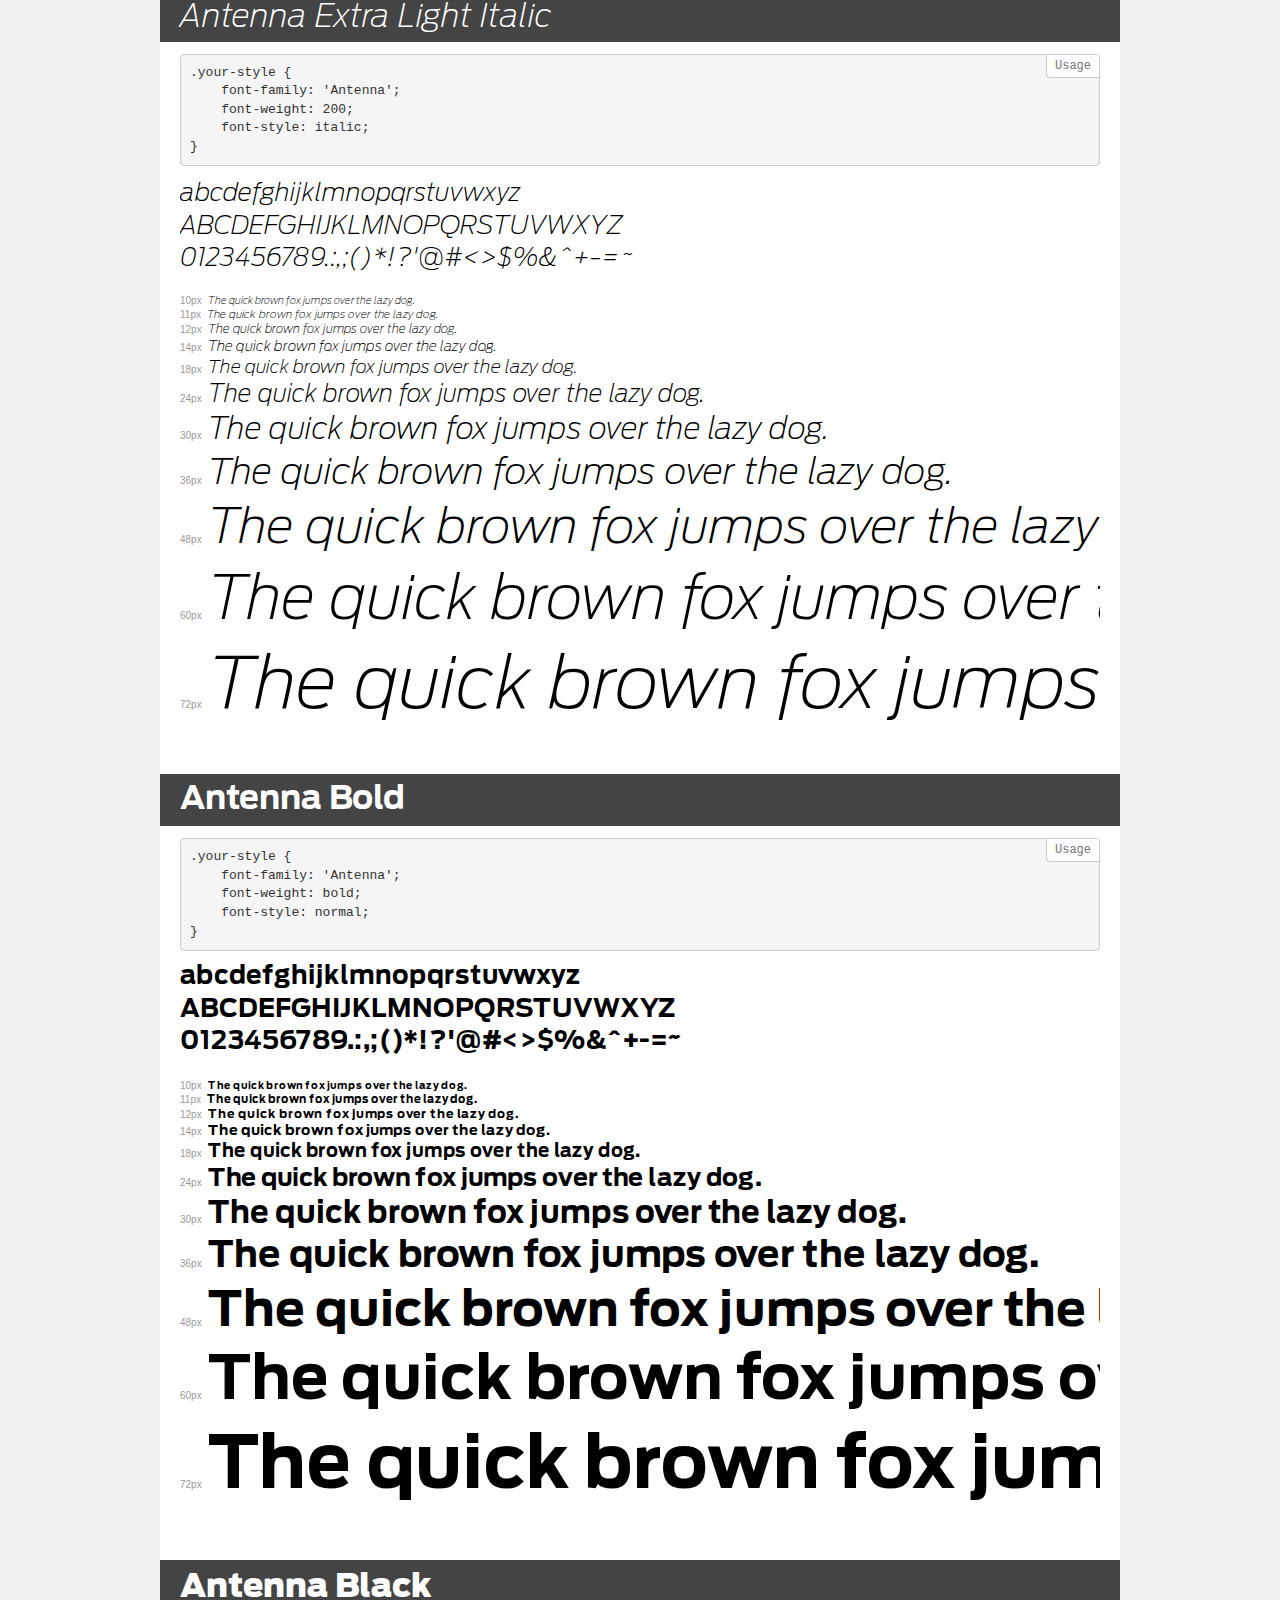
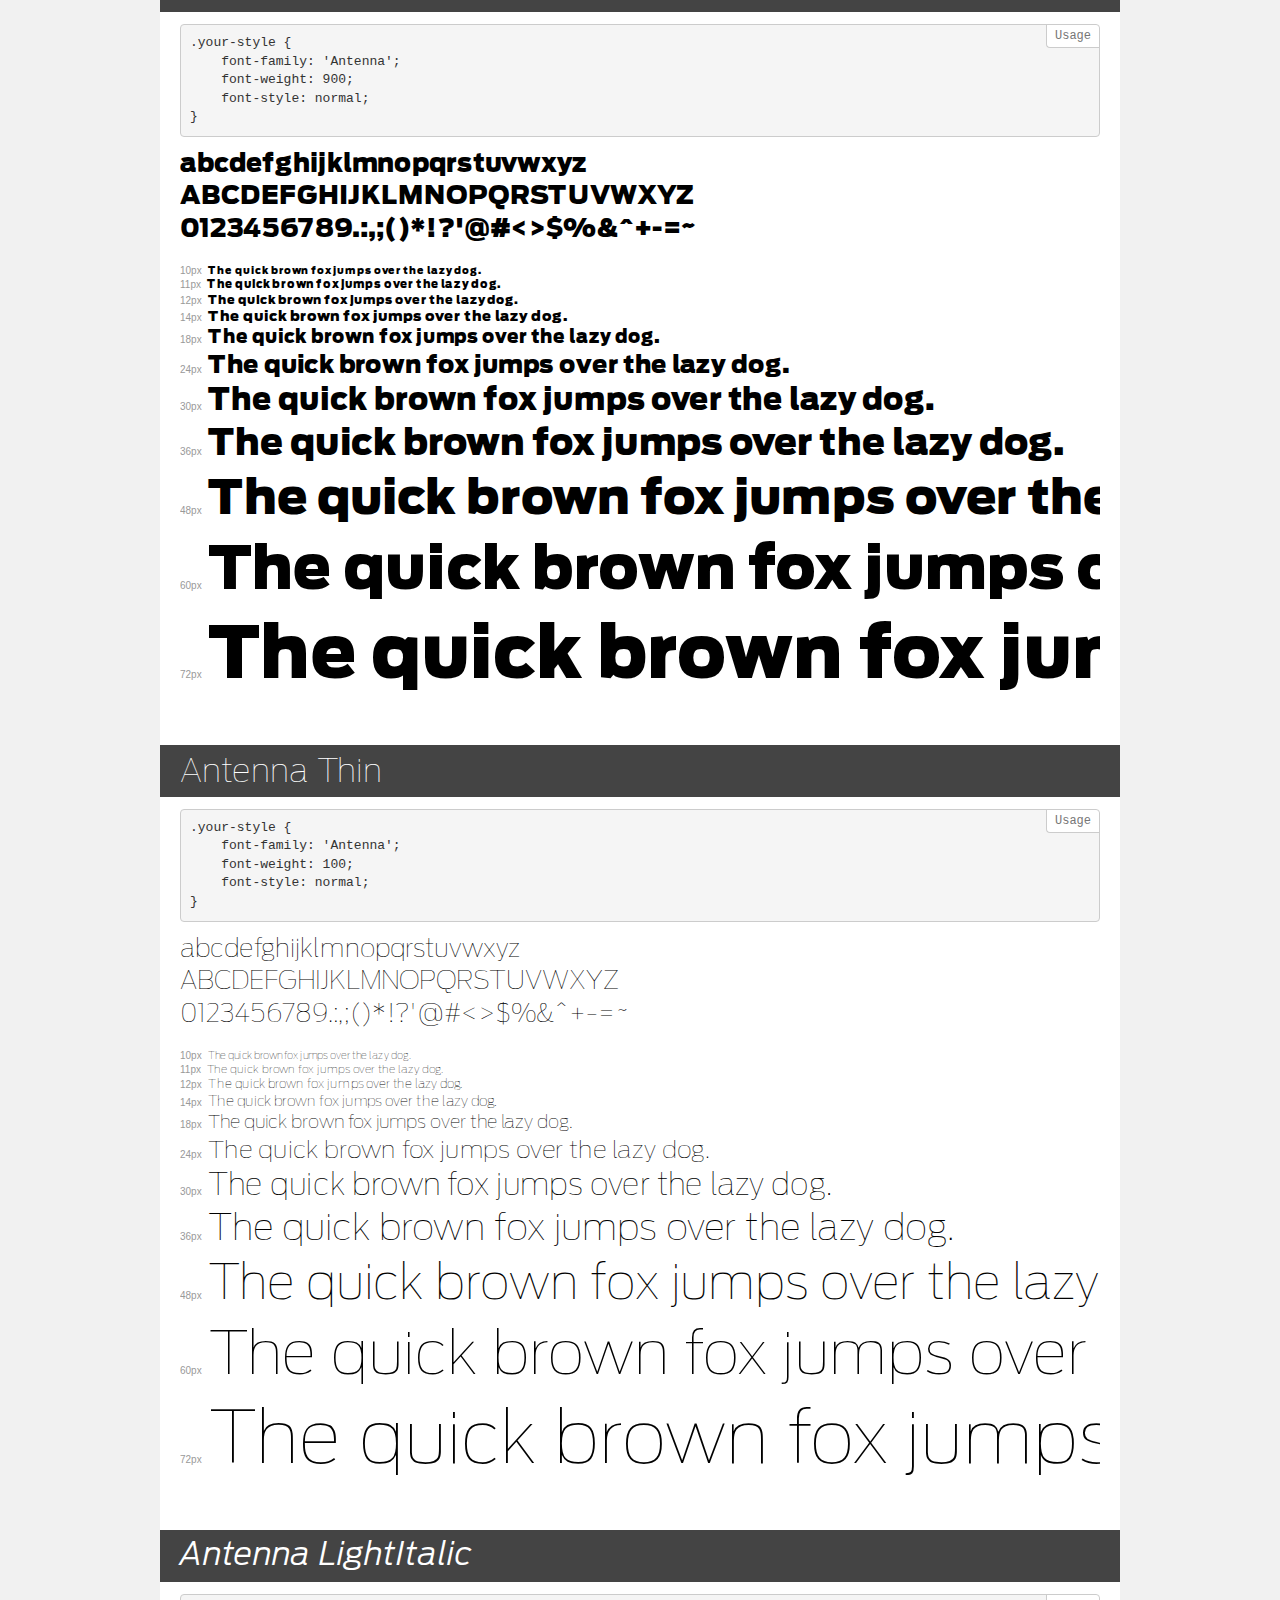
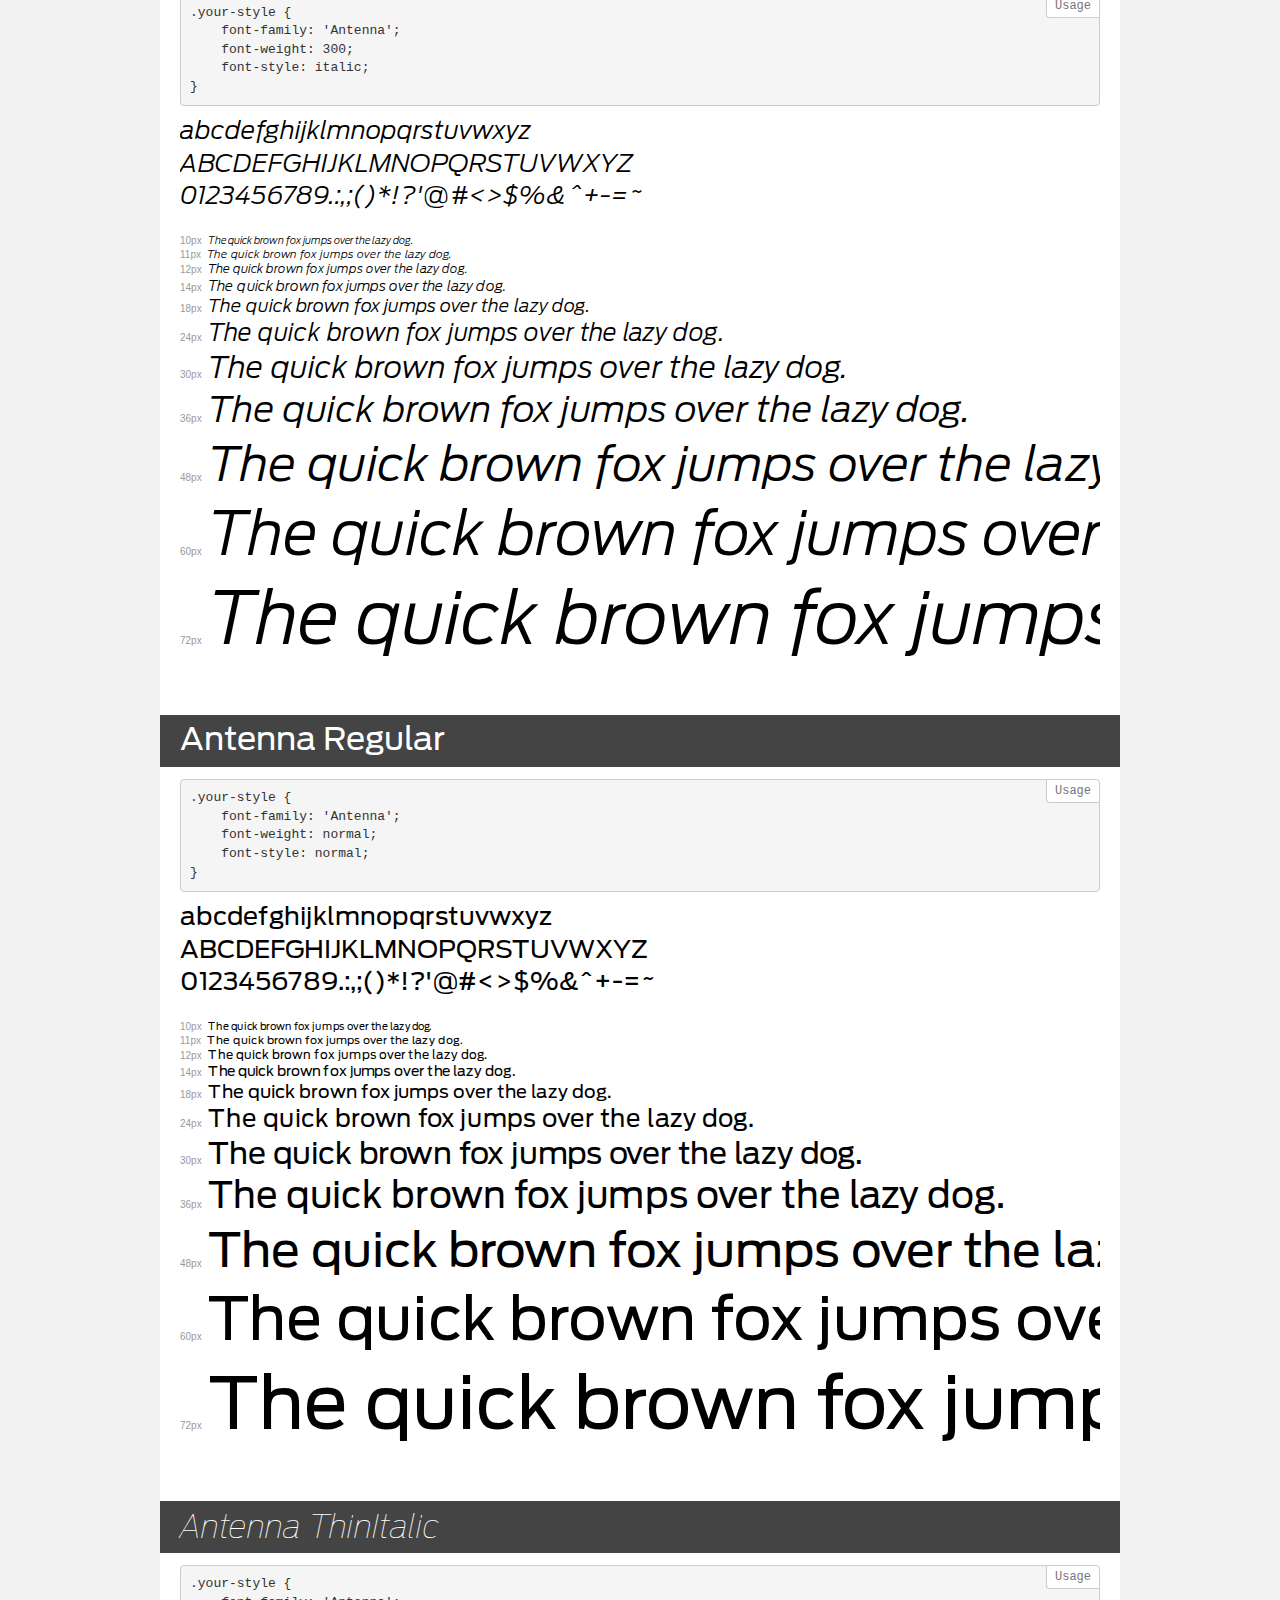
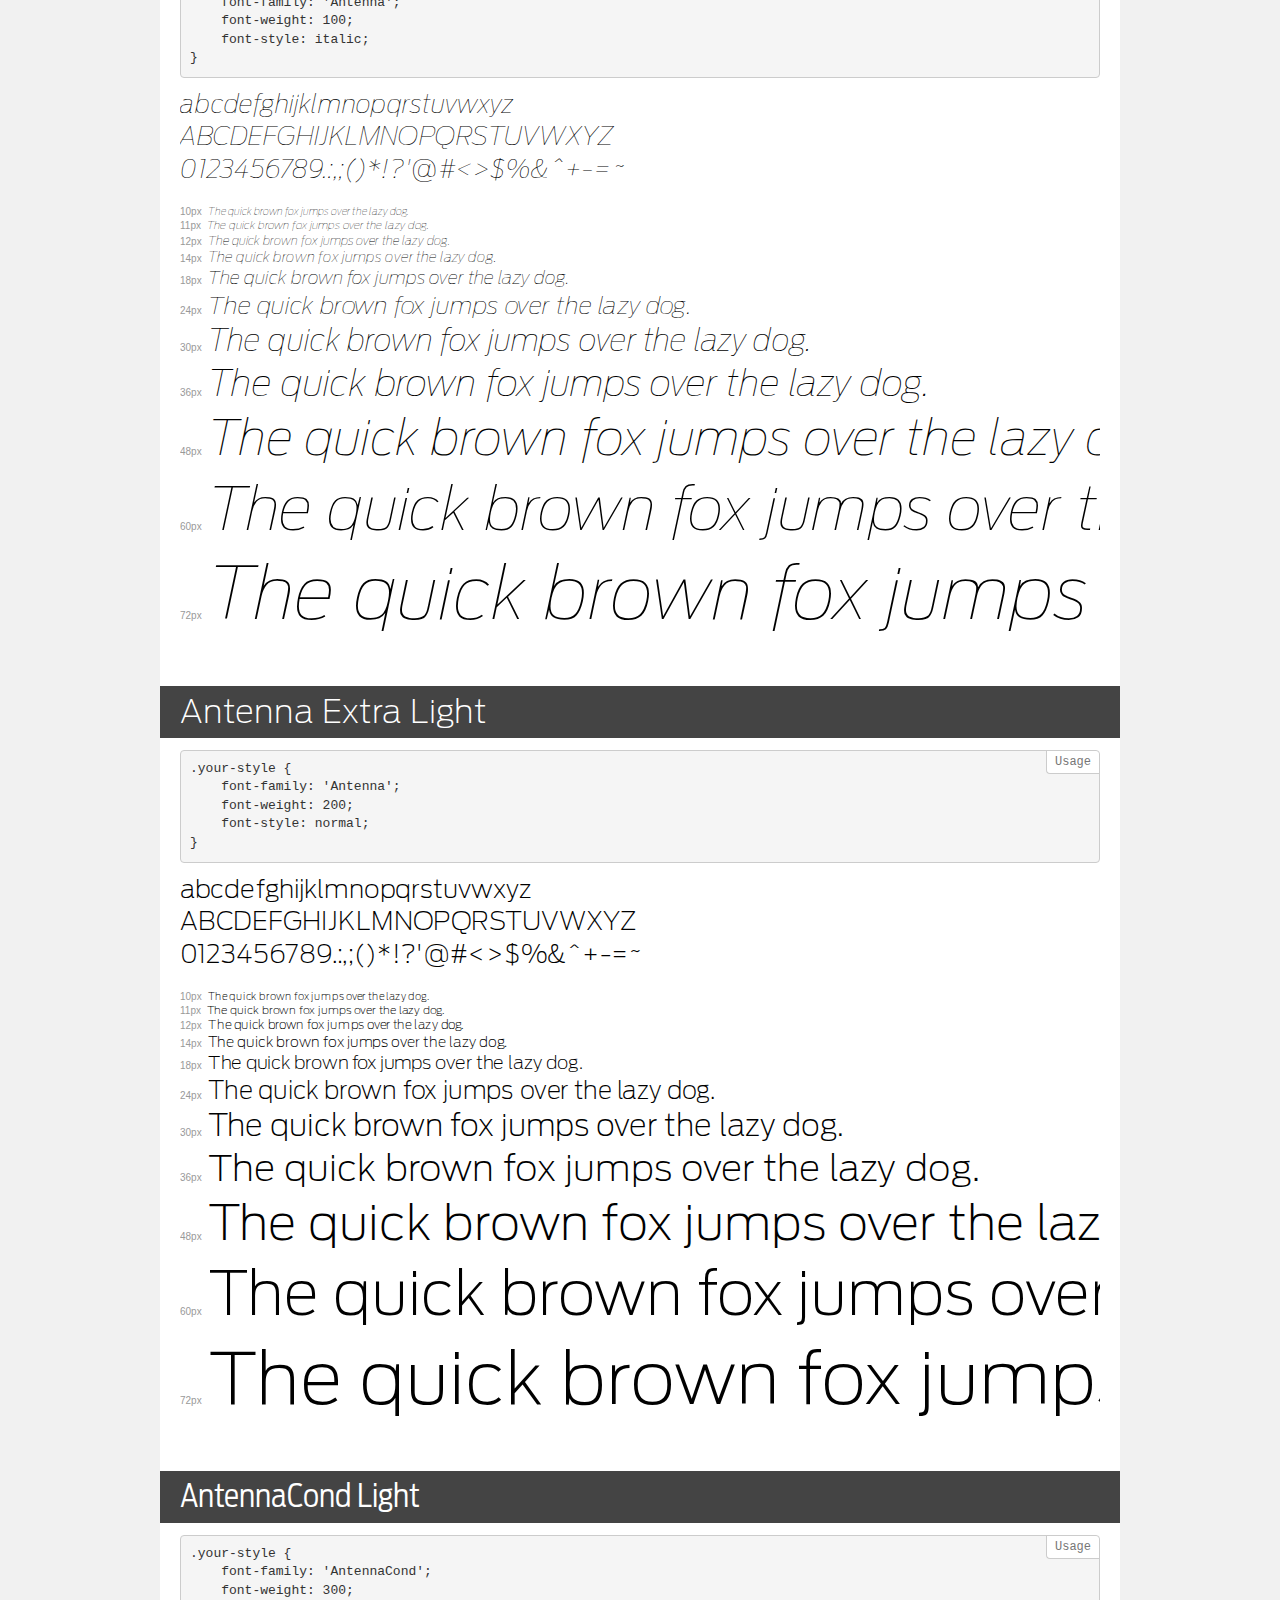
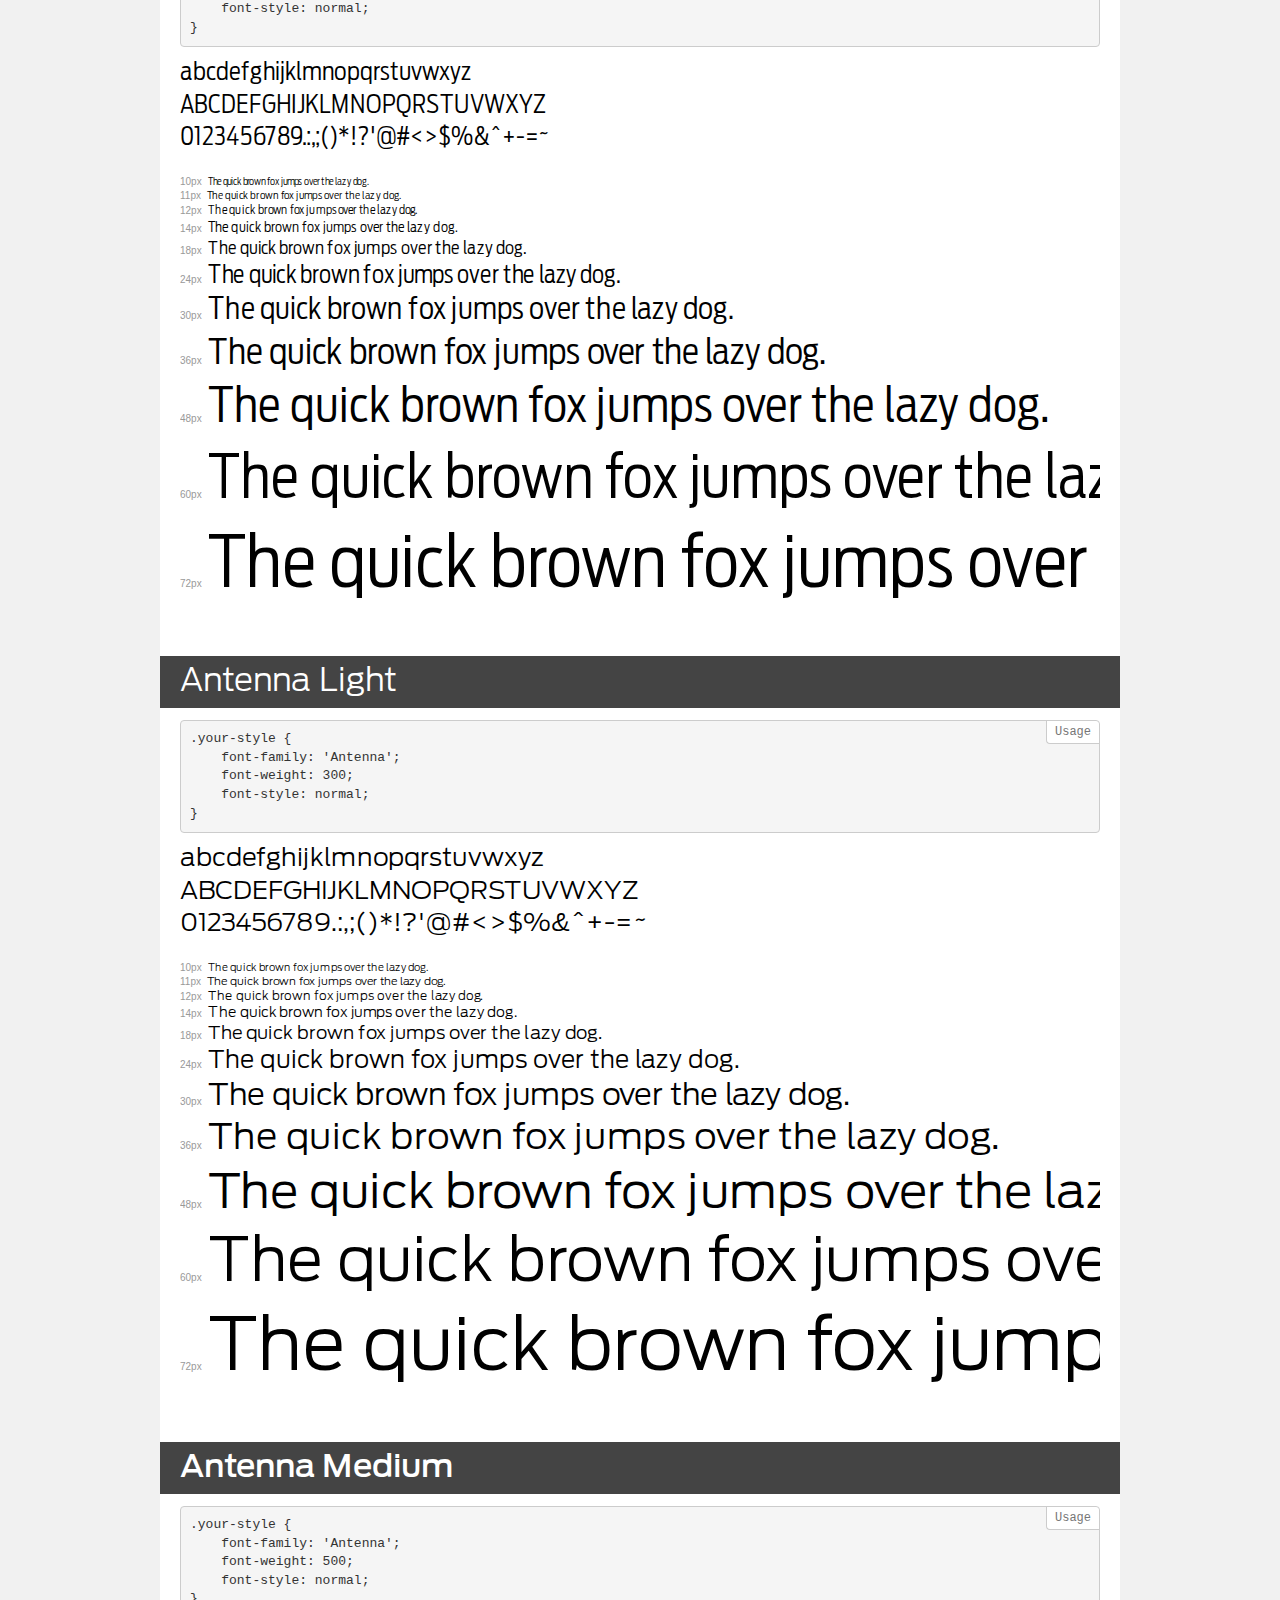
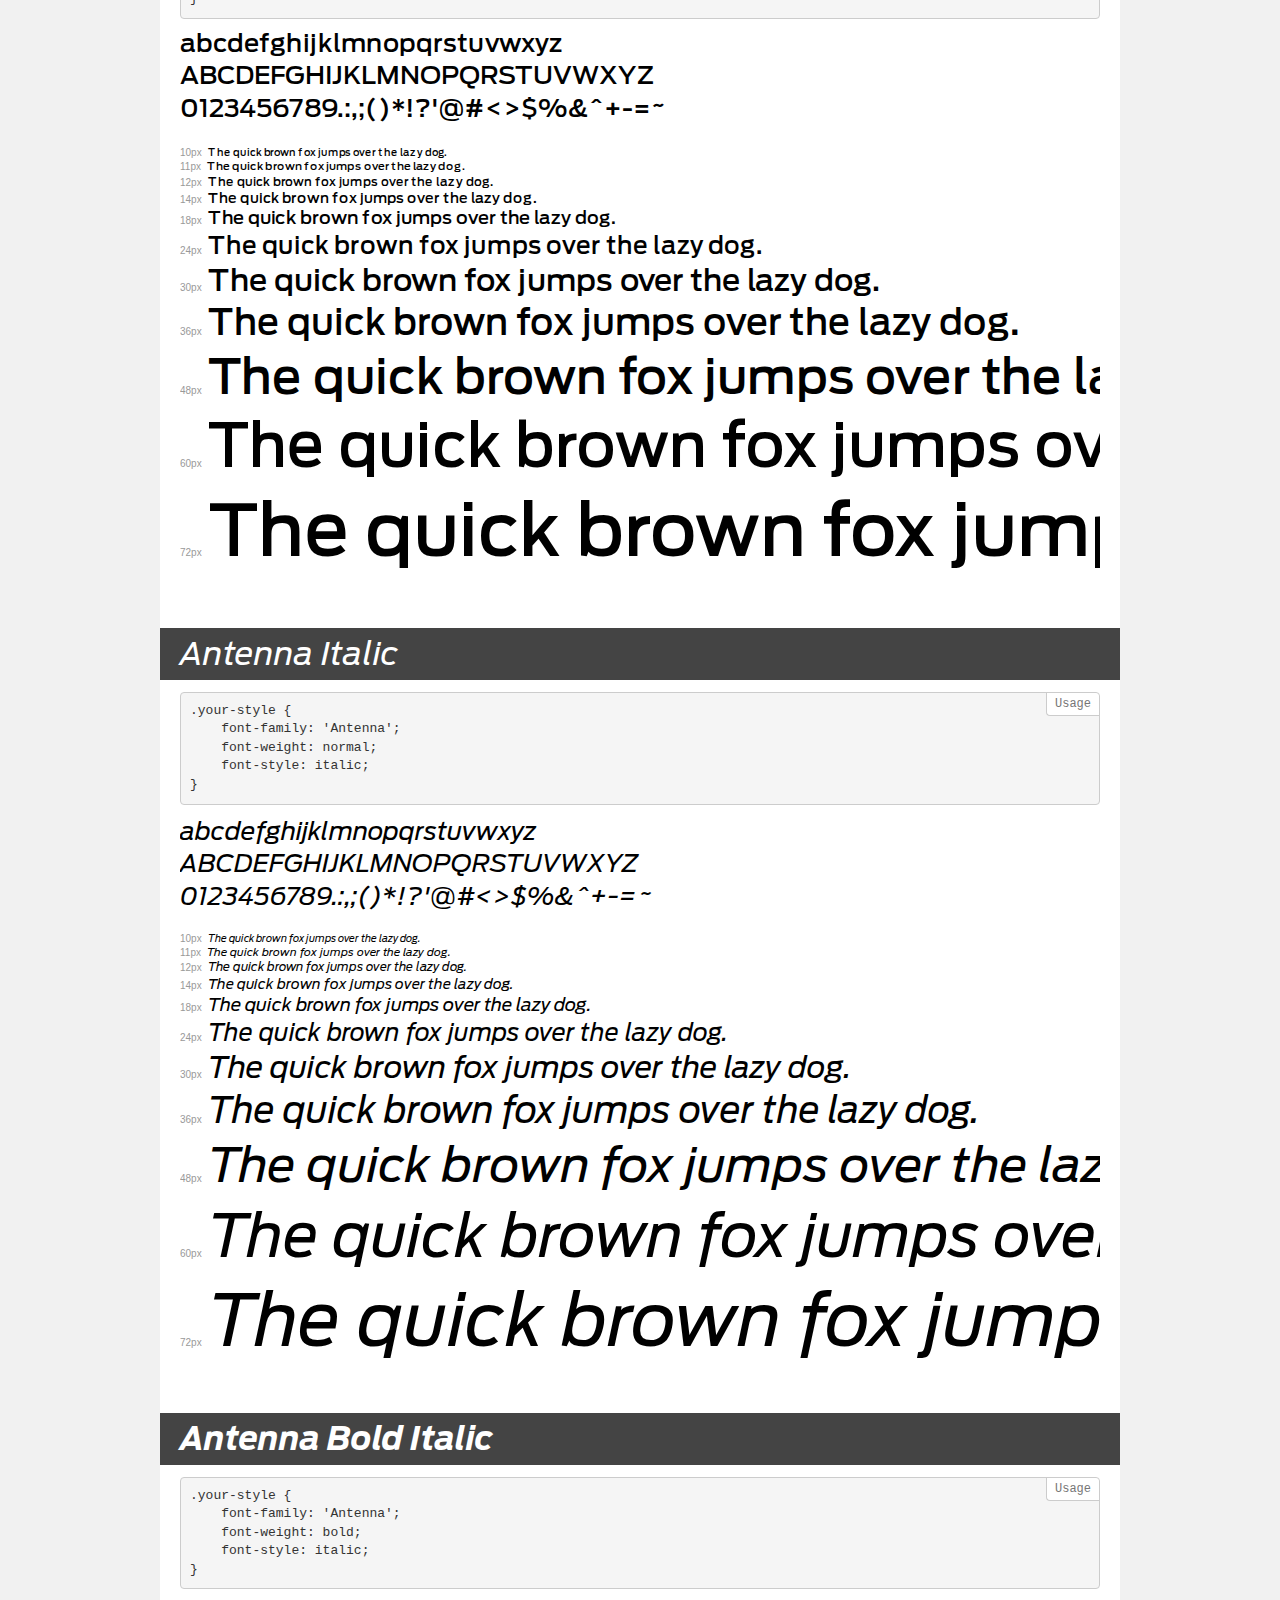
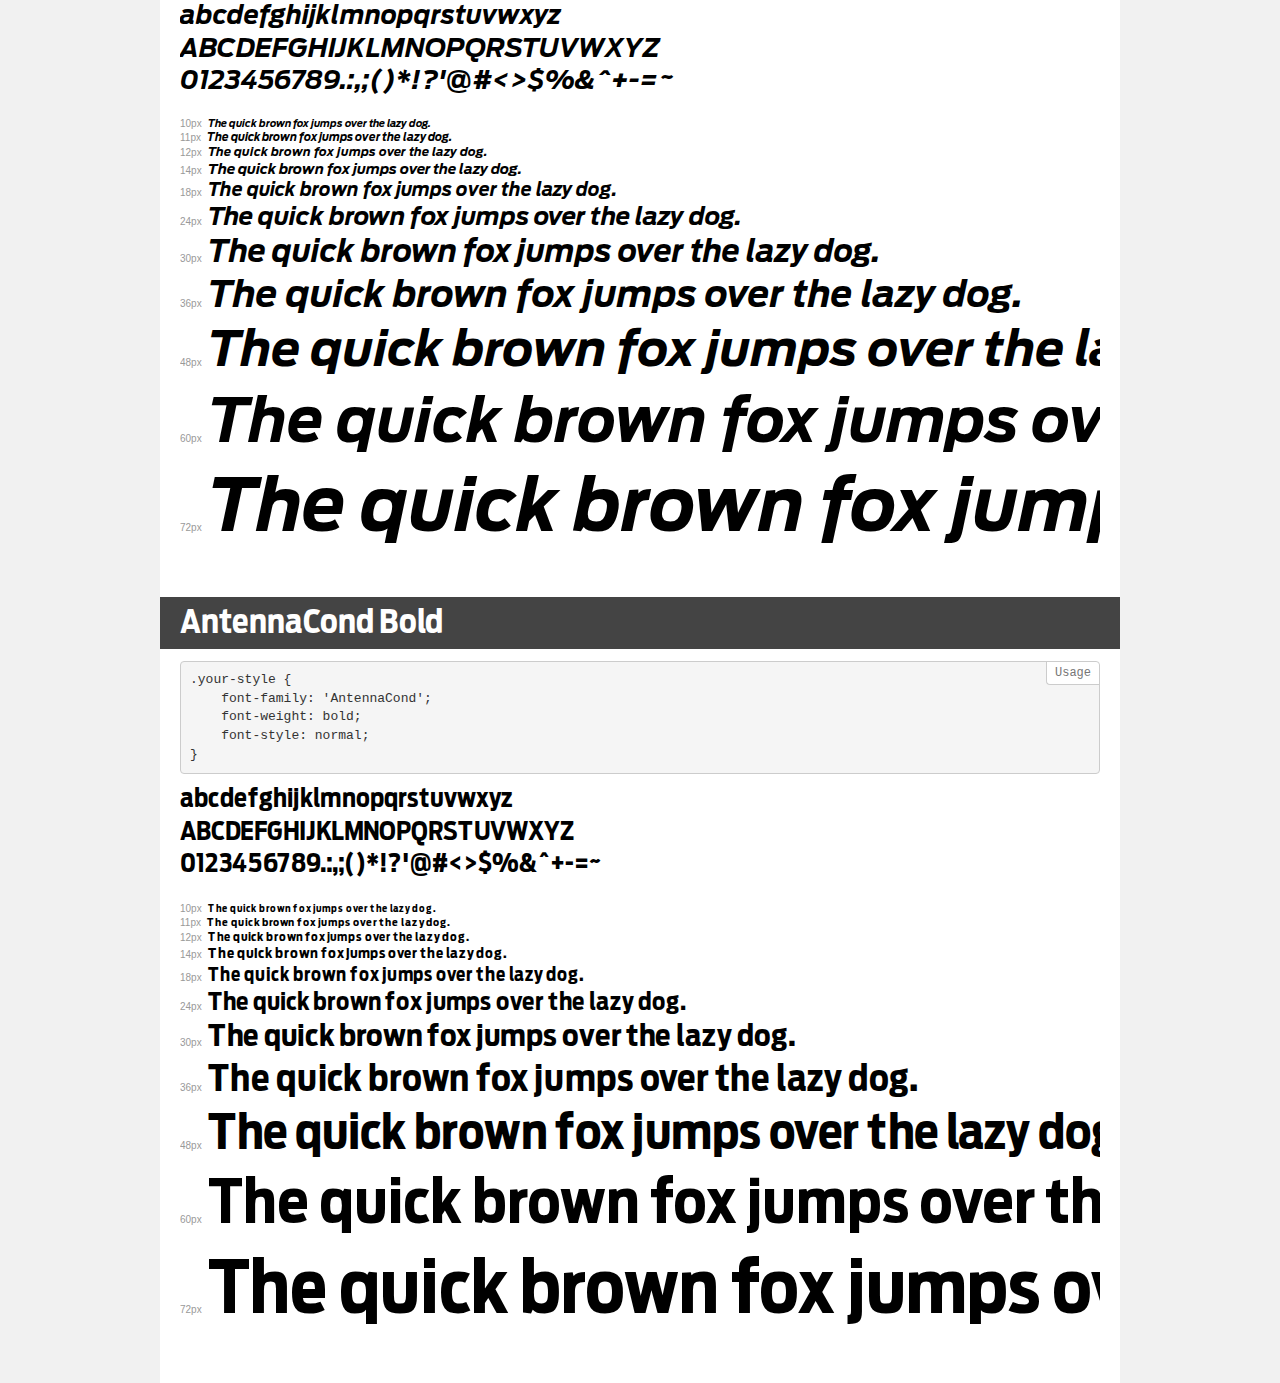
<file: fonts/demo.html>
<!DOCTYPE html>
<html>
<head>
    <meta charset="utf-8">
    <meta http-equiv="X-UA-Compatible" content="IE=edge">
    <meta name="viewport" content="width=device-width, initial-scale=1">
    <meta name="robots" content="noindex, noarchive">
    <meta name="format-detection" content="telephone=no">
    <title>Transfonter demo</title>
    <link href="stylesheet.css" rel="stylesheet">
    <style>
        /*
        http://meyerweb.com/eric/tools/css/reset/
        v2.0 | 20110126
        License: none (public domain)
        */
        html, body, div, span, applet, object, iframe,
        h1, h2, h3, h4, h5, h6, p, blockquote, pre,
        a, abbr, acronym, address, big, cite, code,
        del, dfn, em, img, ins, kbd, q, s, samp,
        small, strike, strong, sub, sup, tt, var,
        b, u, i, center,
        dl, dt, dd, ol, ul, li,
        fieldset, form, label, legend,
        table, caption, tbody, tfoot, thead, tr, th, td,
        article, aside, canvas, details, embed,
        figure, figcaption, footer, header, hgroup,
        menu, nav, output, ruby, section, summary,
        time, mark, audio, video {
            margin: 0;
            padding: 0;
            border: 0;
            font-size: 100%;
            font: inherit;
            vertical-align: baseline;
        }
        /* HTML5 display-role reset for older browsers */
        article, aside, details, figcaption, figure,
        footer, header, hgroup, menu, nav, section {
            display: block;
        }
        body {
            line-height: 1;
        }
        ol, ul {
            list-style: none;
        }
        blockquote, q {
            quotes: none;
        }
        blockquote:before, blockquote:after,
        q:before, q:after {
            content: '';
            content: none;
        }
        table {
            border-collapse: collapse;
            border-spacing: 0;
        }
        /* common styles */
        body {
            background: #f1f1f1;
            color: #000;
        }
        .page {
            background: #fff;
            width: 920px;
            margin: 0 auto;
            padding: 20px 20px 0 20px;
            overflow: hidden;
        }
        .font-container {
            overflow-x: auto;
            overflow-y: hidden;
            margin-bottom: 40px;
            line-height: 1.3;
            white-space: nowrap;
            padding-bottom: 5px;
        }
        h1 {
            position: relative;
            background: #444;
            font-size: 32px;
            color: #fff;
            padding: 10px 20px;
            margin: 0 -20px 12px -20px;
        }
        .letters {
            font-size: 25px;
            margin-bottom: 20px;
        }
        .s10:before {
            content: '10px';
        }
        .s11:before {
            content: '11px';
        }
        .s12:before {
            content: '12px';
        }
        .s14:before {
            content: '14px';
        }
        .s18:before {
            content: '18px';
        }
        .s24:before {
            content: '24px';
        }
        .s30:before {
            content: '30px';
        }
        .s36:before {
            content: '36px';
        }
        .s48:before {
            content: '48px';
        }
        .s60:before {
            content: '60px';
        }
        .s72:before {
            content: '72px';
        }
        .s10:before, .s11:before, .s12:before, .s14:before,
        .s18:before, .s24:before, .s30:before, .s36:before,
        .s48:before, .s60:before, .s72:before {
            font-family: Arial, sans-serif;
            font-size: 10px;
            font-weight: normal;
            font-style: normal;
            color: #999;
            padding-right: 6px;
        }
        pre {
            display: block;
            position: relative;
            padding: 9px;
            margin: 0 0 10px;
            font-family: Monaco, Menlo, Consolas, "Courier New", monospace !important;
            font-size: 13px;
            line-height: 1.428571429;
            color: #333;
            font-weight: normal !important;
            font-style: normal !important;
            background-color: #f5f5f5;
            border: 1px solid #ccc;
            overflow-x: auto;
            border-radius: 4px;
        }
        pre:after {
            display: block;
            position: absolute;
            right: 0;
            top: 0;
            content: 'Usage';
            line-height: 1;
            padding: 5px 8px;
            font-size: 12px;
            color: #767676;
            background-color: #fff;
            border: 1px solid #ccc;
            border-right: none;
            border-top: none;
            border-radius: 0 4px 0 4px;
            z-index: 10;
        }
        /* responsive */
        @media (max-width: 959px) {
            .page {
                width: auto;
                margin: 0;
            }
        }
    </style>
</head>
<body>
<div class="page">
    <div class="demo" style="font-family: 'Antenna'; font-weight: 500; font-style: italic;">
        <h1>Antenna Medium Italic</h1>
        <pre>.your-style {
    font-family: 'Antenna';
    font-weight: 500;
    font-style: italic;
}</pre>
        <div class="font-container">
            <p class="letters">
                abcdefghijklmnopqrstuvwxyz<br>
ABCDEFGHIJKLMNOPQRSTUVWXYZ<br>
                0123456789.:,;()*!?'@#<>$%&^+-=~
            </p>
            <p class="s10" style="font-size: 10px;">The quick brown fox jumps over the lazy dog.</p>
            <p class="s11" style="font-size: 11px;">The quick brown fox jumps over the lazy dog.</p>
            <p class="s12" style="font-size: 12px;">The quick brown fox jumps over the lazy dog.</p>
            <p class="s14" style="font-size: 14px;">The quick brown fox jumps over the lazy dog.</p>
            <p class="s18" style="font-size: 18px;">The quick brown fox jumps over the lazy dog.</p>
            <p class="s24" style="font-size: 24px;">The quick brown fox jumps over the lazy dog.</p>
            <p class="s30" style="font-size: 30px;">The quick brown fox jumps over the lazy dog.</p>
            <p class="s36" style="font-size: 36px;">The quick brown fox jumps over the lazy dog.</p>
            <p class="s48" style="font-size: 48px;">The quick brown fox jumps over the lazy dog.</p>
            <p class="s60" style="font-size: 60px;">The quick brown fox jumps over the lazy dog.</p>
            <p class="s72" style="font-size: 72px;">The quick brown fox jumps over the lazy dog.</p>
        </div>
    </div>
    <div class="demo" style="font-family: 'Antenna'; font-weight: 900; font-style: italic;">
        <h1>Antenna Black Italic</h1>
        <pre>.your-style {
    font-family: 'Antenna';
    font-weight: 900;
    font-style: italic;
}</pre>
        <div class="font-container">
            <p class="letters">
                abcdefghijklmnopqrstuvwxyz<br>
ABCDEFGHIJKLMNOPQRSTUVWXYZ<br>
                0123456789.:,;()*!?'@#<>$%&^+-=~
            </p>
            <p class="s10" style="font-size: 10px;">The quick brown fox jumps over the lazy dog.</p>
            <p class="s11" style="font-size: 11px;">The quick brown fox jumps over the lazy dog.</p>
            <p class="s12" style="font-size: 12px;">The quick brown fox jumps over the lazy dog.</p>
            <p class="s14" style="font-size: 14px;">The quick brown fox jumps over the lazy dog.</p>
            <p class="s18" style="font-size: 18px;">The quick brown fox jumps over the lazy dog.</p>
            <p class="s24" style="font-size: 24px;">The quick brown fox jumps over the lazy dog.</p>
            <p class="s30" style="font-size: 30px;">The quick brown fox jumps over the lazy dog.</p>
            <p class="s36" style="font-size: 36px;">The quick brown fox jumps over the lazy dog.</p>
            <p class="s48" style="font-size: 48px;">The quick brown fox jumps over the lazy dog.</p>
            <p class="s60" style="font-size: 60px;">The quick brown fox jumps over the lazy dog.</p>
            <p class="s72" style="font-size: 72px;">The quick brown fox jumps over the lazy dog.</p>
        </div>
    </div>
    <div class="demo" style="font-family: 'Antenna'; font-weight: 200; font-style: italic;">
        <h1>Antenna Extra Light Italic</h1>
        <pre>.your-style {
    font-family: 'Antenna';
    font-weight: 200;
    font-style: italic;
}</pre>
        <div class="font-container">
            <p class="letters">
                abcdefghijklmnopqrstuvwxyz<br>
ABCDEFGHIJKLMNOPQRSTUVWXYZ<br>
                0123456789.:,;()*!?'@#<>$%&^+-=~
            </p>
            <p class="s10" style="font-size: 10px;">The quick brown fox jumps over the lazy dog.</p>
            <p class="s11" style="font-size: 11px;">The quick brown fox jumps over the lazy dog.</p>
            <p class="s12" style="font-size: 12px;">The quick brown fox jumps over the lazy dog.</p>
            <p class="s14" style="font-size: 14px;">The quick brown fox jumps over the lazy dog.</p>
            <p class="s18" style="font-size: 18px;">The quick brown fox jumps over the lazy dog.</p>
            <p class="s24" style="font-size: 24px;">The quick brown fox jumps over the lazy dog.</p>
            <p class="s30" style="font-size: 30px;">The quick brown fox jumps over the lazy dog.</p>
            <p class="s36" style="font-size: 36px;">The quick brown fox jumps over the lazy dog.</p>
            <p class="s48" style="font-size: 48px;">The quick brown fox jumps over the lazy dog.</p>
            <p class="s60" style="font-size: 60px;">The quick brown fox jumps over the lazy dog.</p>
            <p class="s72" style="font-size: 72px;">The quick brown fox jumps over the lazy dog.</p>
        </div>
    </div>
    <div class="demo" style="font-family: 'Antenna'; font-weight: bold; font-style: normal;">
        <h1>Antenna Bold</h1>
        <pre>.your-style {
    font-family: 'Antenna';
    font-weight: bold;
    font-style: normal;
}</pre>
        <div class="font-container">
            <p class="letters">
                abcdefghijklmnopqrstuvwxyz<br>
ABCDEFGHIJKLMNOPQRSTUVWXYZ<br>
                0123456789.:,;()*!?'@#<>$%&^+-=~
            </p>
            <p class="s10" style="font-size: 10px;">The quick brown fox jumps over the lazy dog.</p>
            <p class="s11" style="font-size: 11px;">The quick brown fox jumps over the lazy dog.</p>
            <p class="s12" style="font-size: 12px;">The quick brown fox jumps over the lazy dog.</p>
            <p class="s14" style="font-size: 14px;">The quick brown fox jumps over the lazy dog.</p>
            <p class="s18" style="font-size: 18px;">The quick brown fox jumps over the lazy dog.</p>
            <p class="s24" style="font-size: 24px;">The quick brown fox jumps over the lazy dog.</p>
            <p class="s30" style="font-size: 30px;">The quick brown fox jumps over the lazy dog.</p>
            <p class="s36" style="font-size: 36px;">The quick brown fox jumps over the lazy dog.</p>
            <p class="s48" style="font-size: 48px;">The quick brown fox jumps over the lazy dog.</p>
            <p class="s60" style="font-size: 60px;">The quick brown fox jumps over the lazy dog.</p>
            <p class="s72" style="font-size: 72px;">The quick brown fox jumps over the lazy dog.</p>
        </div>
    </div>
    <div class="demo" style="font-family: 'Antenna'; font-weight: 900; font-style: normal;">
        <h1>Antenna Black</h1>
        <pre>.your-style {
    font-family: 'Antenna';
    font-weight: 900;
    font-style: normal;
}</pre>
        <div class="font-container">
            <p class="letters">
                abcdefghijklmnopqrstuvwxyz<br>
ABCDEFGHIJKLMNOPQRSTUVWXYZ<br>
                0123456789.:,;()*!?'@#<>$%&^+-=~
            </p>
            <p class="s10" style="font-size: 10px;">The quick brown fox jumps over the lazy dog.</p>
            <p class="s11" style="font-size: 11px;">The quick brown fox jumps over the lazy dog.</p>
            <p class="s12" style="font-size: 12px;">The quick brown fox jumps over the lazy dog.</p>
            <p class="s14" style="font-size: 14px;">The quick brown fox jumps over the lazy dog.</p>
            <p class="s18" style="font-size: 18px;">The quick brown fox jumps over the lazy dog.</p>
            <p class="s24" style="font-size: 24px;">The quick brown fox jumps over the lazy dog.</p>
            <p class="s30" style="font-size: 30px;">The quick brown fox jumps over the lazy dog.</p>
            <p class="s36" style="font-size: 36px;">The quick brown fox jumps over the lazy dog.</p>
            <p class="s48" style="font-size: 48px;">The quick brown fox jumps over the lazy dog.</p>
            <p class="s60" style="font-size: 60px;">The quick brown fox jumps over the lazy dog.</p>
            <p class="s72" style="font-size: 72px;">The quick brown fox jumps over the lazy dog.</p>
        </div>
    </div>
    <div class="demo" style="font-family: 'Antenna'; font-weight: 100; font-style: normal;">
        <h1>Antenna Thin</h1>
        <pre>.your-style {
    font-family: 'Antenna';
    font-weight: 100;
    font-style: normal;
}</pre>
        <div class="font-container">
            <p class="letters">
                abcdefghijklmnopqrstuvwxyz<br>
ABCDEFGHIJKLMNOPQRSTUVWXYZ<br>
                0123456789.:,;()*!?'@#<>$%&^+-=~
            </p>
            <p class="s10" style="font-size: 10px;">The quick brown fox jumps over the lazy dog.</p>
            <p class="s11" style="font-size: 11px;">The quick brown fox jumps over the lazy dog.</p>
            <p class="s12" style="font-size: 12px;">The quick brown fox jumps over the lazy dog.</p>
            <p class="s14" style="font-size: 14px;">The quick brown fox jumps over the lazy dog.</p>
            <p class="s18" style="font-size: 18px;">The quick brown fox jumps over the lazy dog.</p>
            <p class="s24" style="font-size: 24px;">The quick brown fox jumps over the lazy dog.</p>
            <p class="s30" style="font-size: 30px;">The quick brown fox jumps over the lazy dog.</p>
            <p class="s36" style="font-size: 36px;">The quick brown fox jumps over the lazy dog.</p>
            <p class="s48" style="font-size: 48px;">The quick brown fox jumps over the lazy dog.</p>
            <p class="s60" style="font-size: 60px;">The quick brown fox jumps over the lazy dog.</p>
            <p class="s72" style="font-size: 72px;">The quick brown fox jumps over the lazy dog.</p>
        </div>
    </div>
    <div class="demo" style="font-family: 'Antenna'; font-weight: 300; font-style: italic;">
        <h1>Antenna LightItalic</h1>
        <pre>.your-style {
    font-family: 'Antenna';
    font-weight: 300;
    font-style: italic;
}</pre>
        <div class="font-container">
            <p class="letters">
                abcdefghijklmnopqrstuvwxyz<br>
ABCDEFGHIJKLMNOPQRSTUVWXYZ<br>
                0123456789.:,;()*!?'@#<>$%&^+-=~
            </p>
            <p class="s10" style="font-size: 10px;">The quick brown fox jumps over the lazy dog.</p>
            <p class="s11" style="font-size: 11px;">The quick brown fox jumps over the lazy dog.</p>
            <p class="s12" style="font-size: 12px;">The quick brown fox jumps over the lazy dog.</p>
            <p class="s14" style="font-size: 14px;">The quick brown fox jumps over the lazy dog.</p>
            <p class="s18" style="font-size: 18px;">The quick brown fox jumps over the lazy dog.</p>
            <p class="s24" style="font-size: 24px;">The quick brown fox jumps over the lazy dog.</p>
            <p class="s30" style="font-size: 30px;">The quick brown fox jumps over the lazy dog.</p>
            <p class="s36" style="font-size: 36px;">The quick brown fox jumps over the lazy dog.</p>
            <p class="s48" style="font-size: 48px;">The quick brown fox jumps over the lazy dog.</p>
            <p class="s60" style="font-size: 60px;">The quick brown fox jumps over the lazy dog.</p>
            <p class="s72" style="font-size: 72px;">The quick brown fox jumps over the lazy dog.</p>
        </div>
    </div>
    <div class="demo" style="font-family: 'Antenna'; font-weight: normal; font-style: normal;">
        <h1>Antenna Regular</h1>
        <pre>.your-style {
    font-family: 'Antenna';
    font-weight: normal;
    font-style: normal;
}</pre>
        <div class="font-container">
            <p class="letters">
                abcdefghijklmnopqrstuvwxyz<br>
ABCDEFGHIJKLMNOPQRSTUVWXYZ<br>
                0123456789.:,;()*!?'@#<>$%&^+-=~
            </p>
            <p class="s10" style="font-size: 10px;">The quick brown fox jumps over the lazy dog.</p>
            <p class="s11" style="font-size: 11px;">The quick brown fox jumps over the lazy dog.</p>
            <p class="s12" style="font-size: 12px;">The quick brown fox jumps over the lazy dog.</p>
            <p class="s14" style="font-size: 14px;">The quick brown fox jumps over the lazy dog.</p>
            <p class="s18" style="font-size: 18px;">The quick brown fox jumps over the lazy dog.</p>
            <p class="s24" style="font-size: 24px;">The quick brown fox jumps over the lazy dog.</p>
            <p class="s30" style="font-size: 30px;">The quick brown fox jumps over the lazy dog.</p>
            <p class="s36" style="font-size: 36px;">The quick brown fox jumps over the lazy dog.</p>
            <p class="s48" style="font-size: 48px;">The quick brown fox jumps over the lazy dog.</p>
            <p class="s60" style="font-size: 60px;">The quick brown fox jumps over the lazy dog.</p>
            <p class="s72" style="font-size: 72px;">The quick brown fox jumps over the lazy dog.</p>
        </div>
    </div>
    <div class="demo" style="font-family: 'Antenna'; font-weight: 100; font-style: italic;">
        <h1>Antenna ThinItalic</h1>
        <pre>.your-style {
    font-family: 'Antenna';
    font-weight: 100;
    font-style: italic;
}</pre>
        <div class="font-container">
            <p class="letters">
                abcdefghijklmnopqrstuvwxyz<br>
ABCDEFGHIJKLMNOPQRSTUVWXYZ<br>
                0123456789.:,;()*!?'@#<>$%&^+-=~
            </p>
            <p class="s10" style="font-size: 10px;">The quick brown fox jumps over the lazy dog.</p>
            <p class="s11" style="font-size: 11px;">The quick brown fox jumps over the lazy dog.</p>
            <p class="s12" style="font-size: 12px;">The quick brown fox jumps over the lazy dog.</p>
            <p class="s14" style="font-size: 14px;">The quick brown fox jumps over the lazy dog.</p>
            <p class="s18" style="font-size: 18px;">The quick brown fox jumps over the lazy dog.</p>
            <p class="s24" style="font-size: 24px;">The quick brown fox jumps over the lazy dog.</p>
            <p class="s30" style="font-size: 30px;">The quick brown fox jumps over the lazy dog.</p>
            <p class="s36" style="font-size: 36px;">The quick brown fox jumps over the lazy dog.</p>
            <p class="s48" style="font-size: 48px;">The quick brown fox jumps over the lazy dog.</p>
            <p class="s60" style="font-size: 60px;">The quick brown fox jumps over the lazy dog.</p>
            <p class="s72" style="font-size: 72px;">The quick brown fox jumps over the lazy dog.</p>
        </div>
    </div>
    <div class="demo" style="font-family: 'Antenna'; font-weight: 200; font-style: normal;">
        <h1>Antenna Extra Light</h1>
        <pre>.your-style {
    font-family: 'Antenna';
    font-weight: 200;
    font-style: normal;
}</pre>
        <div class="font-container">
            <p class="letters">
                abcdefghijklmnopqrstuvwxyz<br>
ABCDEFGHIJKLMNOPQRSTUVWXYZ<br>
                0123456789.:,;()*!?'@#<>$%&^+-=~
            </p>
            <p class="s10" style="font-size: 10px;">The quick brown fox jumps over the lazy dog.</p>
            <p class="s11" style="font-size: 11px;">The quick brown fox jumps over the lazy dog.</p>
            <p class="s12" style="font-size: 12px;">The quick brown fox jumps over the lazy dog.</p>
            <p class="s14" style="font-size: 14px;">The quick brown fox jumps over the lazy dog.</p>
            <p class="s18" style="font-size: 18px;">The quick brown fox jumps over the lazy dog.</p>
            <p class="s24" style="font-size: 24px;">The quick brown fox jumps over the lazy dog.</p>
            <p class="s30" style="font-size: 30px;">The quick brown fox jumps over the lazy dog.</p>
            <p class="s36" style="font-size: 36px;">The quick brown fox jumps over the lazy dog.</p>
            <p class="s48" style="font-size: 48px;">The quick brown fox jumps over the lazy dog.</p>
            <p class="s60" style="font-size: 60px;">The quick brown fox jumps over the lazy dog.</p>
            <p class="s72" style="font-size: 72px;">The quick brown fox jumps over the lazy dog.</p>
        </div>
    </div>
    <div class="demo" style="font-family: 'AntennaCond'; font-weight: 300; font-style: normal;">
        <h1>AntennaCond Light</h1>
        <pre>.your-style {
    font-family: 'AntennaCond';
    font-weight: 300;
    font-style: normal;
}</pre>
        <div class="font-container">
            <p class="letters">
                abcdefghijklmnopqrstuvwxyz<br>
ABCDEFGHIJKLMNOPQRSTUVWXYZ<br>
                0123456789.:,;()*!?'@#<>$%&^+-=~
            </p>
            <p class="s10" style="font-size: 10px;">The quick brown fox jumps over the lazy dog.</p>
            <p class="s11" style="font-size: 11px;">The quick brown fox jumps over the lazy dog.</p>
            <p class="s12" style="font-size: 12px;">The quick brown fox jumps over the lazy dog.</p>
            <p class="s14" style="font-size: 14px;">The quick brown fox jumps over the lazy dog.</p>
            <p class="s18" style="font-size: 18px;">The quick brown fox jumps over the lazy dog.</p>
            <p class="s24" style="font-size: 24px;">The quick brown fox jumps over the lazy dog.</p>
            <p class="s30" style="font-size: 30px;">The quick brown fox jumps over the lazy dog.</p>
            <p class="s36" style="font-size: 36px;">The quick brown fox jumps over the lazy dog.</p>
            <p class="s48" style="font-size: 48px;">The quick brown fox jumps over the lazy dog.</p>
            <p class="s60" style="font-size: 60px;">The quick brown fox jumps over the lazy dog.</p>
            <p class="s72" style="font-size: 72px;">The quick brown fox jumps over the lazy dog.</p>
        </div>
    </div>
    <div class="demo" style="font-family: 'Antenna'; font-weight: 300; font-style: normal;">
        <h1>Antenna Light</h1>
        <pre>.your-style {
    font-family: 'Antenna';
    font-weight: 300;
    font-style: normal;
}</pre>
        <div class="font-container">
            <p class="letters">
                abcdefghijklmnopqrstuvwxyz<br>
ABCDEFGHIJKLMNOPQRSTUVWXYZ<br>
                0123456789.:,;()*!?'@#<>$%&^+-=~
            </p>
            <p class="s10" style="font-size: 10px;">The quick brown fox jumps over the lazy dog.</p>
            <p class="s11" style="font-size: 11px;">The quick brown fox jumps over the lazy dog.</p>
            <p class="s12" style="font-size: 12px;">The quick brown fox jumps over the lazy dog.</p>
            <p class="s14" style="font-size: 14px;">The quick brown fox jumps over the lazy dog.</p>
            <p class="s18" style="font-size: 18px;">The quick brown fox jumps over the lazy dog.</p>
            <p class="s24" style="font-size: 24px;">The quick brown fox jumps over the lazy dog.</p>
            <p class="s30" style="font-size: 30px;">The quick brown fox jumps over the lazy dog.</p>
            <p class="s36" style="font-size: 36px;">The quick brown fox jumps over the lazy dog.</p>
            <p class="s48" style="font-size: 48px;">The quick brown fox jumps over the lazy dog.</p>
            <p class="s60" style="font-size: 60px;">The quick brown fox jumps over the lazy dog.</p>
            <p class="s72" style="font-size: 72px;">The quick brown fox jumps over the lazy dog.</p>
        </div>
    </div>
    <div class="demo" style="font-family: 'Antenna'; font-weight: 500; font-style: normal;">
        <h1>Antenna Medium</h1>
        <pre>.your-style {
    font-family: 'Antenna';
    font-weight: 500;
    font-style: normal;
}</pre>
        <div class="font-container">
            <p class="letters">
                abcdefghijklmnopqrstuvwxyz<br>
ABCDEFGHIJKLMNOPQRSTUVWXYZ<br>
                0123456789.:,;()*!?'@#<>$%&^+-=~
            </p>
            <p class="s10" style="font-size: 10px;">The quick brown fox jumps over the lazy dog.</p>
            <p class="s11" style="font-size: 11px;">The quick brown fox jumps over the lazy dog.</p>
            <p class="s12" style="font-size: 12px;">The quick brown fox jumps over the lazy dog.</p>
            <p class="s14" style="font-size: 14px;">The quick brown fox jumps over the lazy dog.</p>
            <p class="s18" style="font-size: 18px;">The quick brown fox jumps over the lazy dog.</p>
            <p class="s24" style="font-size: 24px;">The quick brown fox jumps over the lazy dog.</p>
            <p class="s30" style="font-size: 30px;">The quick brown fox jumps over the lazy dog.</p>
            <p class="s36" style="font-size: 36px;">The quick brown fox jumps over the lazy dog.</p>
            <p class="s48" style="font-size: 48px;">The quick brown fox jumps over the lazy dog.</p>
            <p class="s60" style="font-size: 60px;">The quick brown fox jumps over the lazy dog.</p>
            <p class="s72" style="font-size: 72px;">The quick brown fox jumps over the lazy dog.</p>
        </div>
    </div>
    <div class="demo" style="font-family: 'Antenna'; font-weight: normal; font-style: italic;">
        <h1>Antenna Italic</h1>
        <pre>.your-style {
    font-family: 'Antenna';
    font-weight: normal;
    font-style: italic;
}</pre>
        <div class="font-container">
            <p class="letters">
                abcdefghijklmnopqrstuvwxyz<br>
ABCDEFGHIJKLMNOPQRSTUVWXYZ<br>
                0123456789.:,;()*!?'@#<>$%&^+-=~
            </p>
            <p class="s10" style="font-size: 10px;">The quick brown fox jumps over the lazy dog.</p>
            <p class="s11" style="font-size: 11px;">The quick brown fox jumps over the lazy dog.</p>
            <p class="s12" style="font-size: 12px;">The quick brown fox jumps over the lazy dog.</p>
            <p class="s14" style="font-size: 14px;">The quick brown fox jumps over the lazy dog.</p>
            <p class="s18" style="font-size: 18px;">The quick brown fox jumps over the lazy dog.</p>
            <p class="s24" style="font-size: 24px;">The quick brown fox jumps over the lazy dog.</p>
            <p class="s30" style="font-size: 30px;">The quick brown fox jumps over the lazy dog.</p>
            <p class="s36" style="font-size: 36px;">The quick brown fox jumps over the lazy dog.</p>
            <p class="s48" style="font-size: 48px;">The quick brown fox jumps over the lazy dog.</p>
            <p class="s60" style="font-size: 60px;">The quick brown fox jumps over the lazy dog.</p>
            <p class="s72" style="font-size: 72px;">The quick brown fox jumps over the lazy dog.</p>
        </div>
    </div>
    <div class="demo" style="font-family: 'Antenna'; font-weight: bold; font-style: italic;">
        <h1>Antenna Bold Italic</h1>
        <pre>.your-style {
    font-family: 'Antenna';
    font-weight: bold;
    font-style: italic;
}</pre>
        <div class="font-container">
            <p class="letters">
                abcdefghijklmnopqrstuvwxyz<br>
ABCDEFGHIJKLMNOPQRSTUVWXYZ<br>
                0123456789.:,;()*!?'@#<>$%&^+-=~
            </p>
            <p class="s10" style="font-size: 10px;">The quick brown fox jumps over the lazy dog.</p>
            <p class="s11" style="font-size: 11px;">The quick brown fox jumps over the lazy dog.</p>
            <p class="s12" style="font-size: 12px;">The quick brown fox jumps over the lazy dog.</p>
            <p class="s14" style="font-size: 14px;">The quick brown fox jumps over the lazy dog.</p>
            <p class="s18" style="font-size: 18px;">The quick brown fox jumps over the lazy dog.</p>
            <p class="s24" style="font-size: 24px;">The quick brown fox jumps over the lazy dog.</p>
            <p class="s30" style="font-size: 30px;">The quick brown fox jumps over the lazy dog.</p>
            <p class="s36" style="font-size: 36px;">The quick brown fox jumps over the lazy dog.</p>
            <p class="s48" style="font-size: 48px;">The quick brown fox jumps over the lazy dog.</p>
            <p class="s60" style="font-size: 60px;">The quick brown fox jumps over the lazy dog.</p>
            <p class="s72" style="font-size: 72px;">The quick brown fox jumps over the lazy dog.</p>
        </div>
    </div>
    <div class="demo" style="font-family: 'AntennaCond'; font-weight: bold; font-style: normal;">
        <h1>AntennaCond Bold</h1>
        <pre>.your-style {
    font-family: 'AntennaCond';
    font-weight: bold;
    font-style: normal;
}</pre>
        <div class="font-container">
            <p class="letters">
                abcdefghijklmnopqrstuvwxyz<br>
ABCDEFGHIJKLMNOPQRSTUVWXYZ<br>
                0123456789.:,;()*!?'@#<>$%&^+-=~
            </p>
            <p class="s10" style="font-size: 10px;">The quick brown fox jumps over the lazy dog.</p>
            <p class="s11" style="font-size: 11px;">The quick brown fox jumps over the lazy dog.</p>
            <p class="s12" style="font-size: 12px;">The quick brown fox jumps over the lazy dog.</p>
            <p class="s14" style="font-size: 14px;">The quick brown fox jumps over the lazy dog.</p>
            <p class="s18" style="font-size: 18px;">The quick brown fox jumps over the lazy dog.</p>
            <p class="s24" style="font-size: 24px;">The quick brown fox jumps over the lazy dog.</p>
            <p class="s30" style="font-size: 30px;">The quick brown fox jumps over the lazy dog.</p>
            <p class="s36" style="font-size: 36px;">The quick brown fox jumps over the lazy dog.</p>
            <p class="s48" style="font-size: 48px;">The quick brown fox jumps over the lazy dog.</p>
            <p class="s60" style="font-size: 60px;">The quick brown fox jumps over the lazy dog.</p>
            <p class="s72" style="font-size: 72px;">The quick brown fox jumps over the lazy dog.</p>
        </div>
    </div>
</div>
</body>
</html>
</file>
<file: css/style.css>
/*********all fonts***********************/

@font-face {
    font-family: 'Antenna';
    src: url('../fonts/Antenna-MediumItalic.woff2') format('woff2'),
        url('../fonts/Antenna-MediumItalic.woff') format('woff');
    font-weight: 500;
    font-style: italic;
}

@font-face {
    font-family: 'Antenna';
    src: url('../fonts/Antenna-BlackItalic.woff2') format('woff2'),
        url('../fonts/Antenna-BlackItalic.woff') format('woff');
    font-weight: 900;
    font-style: italic;
}

@font-face {
    font-family: 'Antenna';
    src: url('../fonts/Antenna-ExtraLightItalic.woff2') format('woff2'),
        url('../fonts/Antenna-ExtraLightItalic.woff') format('woff');
    font-weight: 200;
    font-style: italic;
}

@font-face {
    font-family: 'Antenna';
    src: url('../fonts/Antenna-Bold.woff2') format('woff2'),
        url('../fonts/Antenna-Bold.woff') format('woff');
    font-weight: bold;
    font-style: normal;
}

@font-face {
    font-family: 'Antenna';
    src: url('../fonts/Antenna-Black.woff2') format('woff2'),
        url('../fonts/Antenna-Black.woff') format('woff');
    font-weight: 900;
    font-style: normal;
}

@font-face {
    font-family: 'Antenna';
    src: url('../fonts/Antenna-Thin.woff2') format('woff2'),
        url('../fonts/Antenna-Thin.woff') format('woff');
    font-weight: 100;
    font-style: normal;
}

@font-face {
    font-family: 'Antenna';
    src: url('../fonts/Antenna-LightItalic.woff2') format('woff2'),
        url('../fonts/Antenna-LightItalic.woff') format('woff');
    font-weight: 300;
    font-style: italic;
}

@font-face {
    font-family: 'Antenna';
    src: url('../fonts/Antenna-Regular.woff2') format('woff2'),
        url('../fonts/Antenna-Regular.woff') format('woff');
    font-weight: normal;
    font-style: normal;
}

@font-face {
    font-family: 'Antenna';
    src: url('../fonts/Antenna-ThinItalic.woff2') format('woff2'),
        url('../fonts/Antenna-ThinItalic.woff') format('woff');
    font-weight: 100;
    font-style: italic;
}

@font-face {
    font-family: 'Antenna';
    src: url('../fonts/Antenna-ExtraLight.woff2') format('woff2'),
        url('../fonts/Antenna-ExtraLight.woff') format('woff');
    font-weight: 200;
    font-style: normal;
}

@font-face {
    font-family: 'AntennaCond';
    src: url('../fonts/AntennaCond-Light.woff2') format('woff2'),
        url('../fonts/AntennaCond-Light.woff') format('woff');
    font-weight: 300;
    font-style: normal;
}

@font-face {
    font-family: 'Antenna';
    src: url('../fonts/Antenna-Light.woff2') format('woff2'),
        url('../fonts/Antenna-Light.woff') format('woff');
    font-weight: 300;
    font-style: normal;
}

@font-face {
    font-family: 'Antenna';
    src: url('../fonts/Antenna-Medium.woff2') format('woff2'),
        url('../fonts/Antenna-Medium.woff') format('woff');
    font-weight: 500;
    font-style: normal;
}

@font-face {
    font-family: 'Antenna';
    src: url('../fonts/Antenna-Italic.woff2') format('woff2'),
        url('../fonts/Antenna-Italic.woff') format('woff');
    font-weight: normal;
    font-style: italic;
}

@font-face {
    font-family: 'Antenna';
    src: url('../fonts/Antenna-BoldItalic.woff2') format('woff2'),
        url('../fonts/Antenna-BoldItalic.woff') format('woff');
    font-weight: bold;
    font-style: italic;
}

@font-face {
    font-family: 'AntennaCond';
    src: url('../fonts/AntennaCond-Bold.woff2') format('woff2'),
        url('../fonts/AntennaCond-Bold.woff') format('woff');
    font-weight: bold;
    font-style: normal;
}

@font-face {
   font-family:ford-antenna-medium; 
   src: url(../fonts/ford-antenna-medium.otf);
}

@font-face {
   font-family:Ford-Antenna-Light; 
   src: url(../fonts/Ford-Antenna-Light.ttf);
}

@font-face {
   font-family:AntennaBold; 
   src: url(../fonts/AntennaBold.ttf);
}


@font-face {
   font-family:Antenna-Regular.otf; 
   src: url(../fonts/Antenna-Regular.otf);
}
@font-face {
    font-family: 'Ford Antenna XCnd';
    src: url('../fonts/FordAntenna-RegularXCnd.eot');
    src: url('../fonts/FordAntenna-RegularXCnd.eot?#iefix') format('embedded-opentype'),
        url('../fonts/FordAntenna-RegularXCnd.woff2') format('woff2'),
        url('../fonts/FordAntenna-RegularXCnd.woff') format('woff'),
        url('../fonts/FordAntenna-RegularXCnd.ttf') format('truetype'),
        url('../fonts/FordAntenna-RegularXCnd.svg#FordAntenna-RegularXCnd') format('svg');
    font-weight: normal;
    font-style: normal;
}
/*********all html heafings fonts***********************/


h1, h2, h3 {
     font-family:ford-antenna-medium;
   font-size: 36px;
   color:#333333;
 
}

body{
       font-family:Ford-Antenna-Light; 
    font-size: 14px;
  line-height: 2;
color: #828282;
}


#back-to-top {
    position: fixed;
   bottom: 150px;
    right: 40px;
    z-index: 9999;
    width: 25px;
    height: 25px;
    text-align: center;
    line-height: 25px;
    background: #f5f5f5;
    color: #444;
    cursor: pointer;
    border: 0;
    border-radius: 2px;
    text-decoration: none;
    transition: opacity 0.2s ease-out;
    opacity: 0;
}
#back-to-top:hover {
    background: #e9ebec;
}
#back-to-top.show {
    opacity: 1;
}
#content {
    height: 2000px;
}

.mobile-sittes{
  display: none;
}

/*********topbar section***********************/

.topbgs{
 background: url(../images/Slider.png);
position: relative;
padding-bottom: 33px;
background-size: cover;
background-repeat: no-repeat;
width: 100%;
background-position: center;
}

/*scrool bar defult*/
#style-5::-webkit-scrollbar-track
{
    
    background-color: #Ffff;
    border-radius: 10px; 
}

#style-5::-webkit-scrollbar
{
    width: 8px;
    border-radius: 7px;
    float: right;
    background: #d5d5d5
}

#style-5::-webkit-scrollbar-thumb
{
  background: #5D5D5D;
  border-radius: 10px;
    
   /* background-image: -webkit-gradient(linear, 0 0, 0 100%,
                       color-stop(.5, rgba(255, 255, 255, .2)),
                       color-stop(.5, transparent), to(transparent));*/
}
.scrollbar
{
  margin-left: 0px;
   
    height: 500px;
   
    overflow-y: scroll;
    margin-bottom: 25px;
}

/*scroolbar defult*/
.topbgs-hard-local-connects{
 background: url('../images/Slider_local.jpg');
 position: relative;
 padding-bottom: 33px;
 background-size: cover;
}
.grident-button .silde-imgs {
    width: 100%;
    position: relative;
}
.grident-button{
    position: relative;
    padding-bottom: 33px;
    display: block;
    text-align: center;
    background-image: url(../images/Group-337.png);
    background-size: cover;
    background-repeat: no-repeat;
    height: 100%;
    background-position: center;
    object-fit: cover;
    border-radius: 8px;
}
.grident-button:hover{

  background-image: url(../images/group-384.png);
}

.grident-button span p {
    font-size: 20px;
        font-family: 'Antenna';
    font-weight: bold;
}
.grident-button span p.subheads{
        font-family: 'Antenna';
        font-weight: normal;
}

.grident-button p {
    font-weight: bold;
    padding-top: 9px;
    margin: 0;
        font-family: 'Antenna';
    line-height: 13px;
    
}
.subheads {
       font-size: 12px !important;
    padding: 0;
        padding-top: 0px;
}

.grident-button span {
    position: absolute;
    left: 0;
    right: 0;
 top: 18px;
}

.content-boxs-video {
    padding: 18px 17px 0px 17px;
    background: #FCFCFC 0% 0% no-repeat padding-box;
   /* box-shadow: 0px 8px 20px #00000014;*/
    border: 1px solid #FFFFFF;
    border-top-right-radius: 10px;
    border-bottom-right-radius: 10px;
}


.content-boxs-video h3 {
  
letter-spacing: 1px;
text-transform: capitalize;
font-weight: bold;
border-bottom: 1px solid #ECECEC;
margin-bottom: 10px;


padding-bottom: 6px;
line-height: 1.2;
color: #5D5D5D;
font-size: 26px;
}



.content-boxs-video p {
    color: #989898;
    font-size: 12px;
    line-height: 1.5;
    text-transform: uppercase;
}

.topbgs-hedland-video{
 background: url('../images/Slider-performance-compressed.jpg');
 position: relative;
 padding-bottom: 33px;
 background-size: cover;
}

.topbgs-footer-bg{
 background: url('../images/Group338-grrn.png');
 position: relative;
 padding-bottom: 33px;
 background-size: cover;
}

.border-rigt img {
    width: 69%;
}

.rightside-btuuon ul {
    float: right;
}

.launchinbts {
    color: #fff !important;
    
}

.item-button {
    display: none;
}

.mobilfix {
    display: none ;
}
.nav.new-navs li {
    
    margin: 0px 0px;
}
.nav.new-navs li a {
    color: #fff;
}
.after-box-btn {
    display: none;
}

.im-gp {
    opacity: 1;
}

.ims-gp {
    opacity: 0;
}

.innerpage{ 
  animation-duration: 1000ms;
  animation-fill-mode: both; }

.topcarer-btn-invite .icons-user {
 position: absolute;
right: -18px;
top: 11px;

height: 50px;
width: 50px;

}


/*

.topcarer-btn-invite .icons-user:hover{
  background: url('../images/freeuser.png');
  background-repeat: no-repeat;
}


.topcarer-btn-share .icons {
 position: absolute;
right: -18px;
top: 11px;
background: url('../images/Icon-ionic-md-share.png');
    background-repeat: repeat;
height: 50px;
width: 50px;
background-repeat: no-repeat;
}




.topcarer-btn-share .icons:hover{
  background: url('../images/Icon-ionic-md-share(1).png');
  background-repeat: no-repeat;
}

*/


/*.topbgs::before {
    content: '';
    position: absolute;
    top: 0;
    bottom: 0;
    left: 0;
    right: 0;
    height: 100%;
    width: 100%;
    background: #000;
opacity: 0.6;
}*/

.item-button:hover {
    color: #9b9494;
}
.logo-sections {
    padding-top: 40px;
}

.exat-date {
    padding-top: 20px;
    padding-bottom: 14px;
}
.exat-date .fa {
    font-weight: normal !important;
}
.topcarer-btn-invite {
    width: 173px;
    height: 40px;
    background: transparent linear-gradient(104deg, #45B49D 0%, #8CCDBF 100%) 0% 0% no-repeat padding-box;
    border-radius: 10px;
    border: none;
    position: relative;
    font-size: 16px;
    /* padding: 15px; */
    color: #fff;
    display: flex;
    align-items: center;
    padding: 0px 10px;
}

.topcarer-btn-invite span {
position: absolute;
    background-image: url(../images/Iconmetro-user-plus.svg);
    top: 13px;
    right: 10px;
    background-size: contain;
    width: 16px;
    height: 16px;
    background-repeat: no-repeat;
}

.topcarer-btn-invite:hover span{
background-image: url(../images/Iconmetro-user-plus2.svg);
}

.topcarer-btn-invite:hover{
  background: #fff;
  color: #8CCDBF;
}
.topcarer-btn-share{
width: 173px;
height: 40px;
background: transparent linear-gradient(283deg, #F77E2A 0%, #BD472A 100%) 0% 0% no-repeat padding-box;
  border-radius: 10px;
    border: none;
    position: relative;
    font-size: 16px;
    color: #fff;
    display: flex;
    align-items: center;
    padding: 0px 10px;
}
.topcarer-btn-share:hover{
   background: #fff;
  color: #F77E2A;
}
.topcarer-btn-share:hover span{
  background-image: url(../images/Iconionic-md-share2.svg);
}
.item-button {
    display: none;
}
.topcarer-btn-share span {
  
      position: absolute;
    background-image: url(../images/Iconionic-md-share.svg);
    top: 11px;
    right: 10px;
    background-size: contain;
    width: 18px;
    height: 18px;
    background-repeat: no-repeat;
}


.survey  {
      position: relative;
  }

.survey span {
       background-image: url(../images/Iconionic-md-checkbox-outline.svg);

    background-size: contain;
    width: 15px;
    height: 15px;
    background-repeat: no-repeat;
    transform: rotate(-90deg);
    display: inline-block;
    margin-left: 10px;
}

.survey:hover span {
    background-image: url(../images/Iconionic-md-checkbox-outline2.svg);
}



.smala:hover {
    color: #F77E2A;
}

.item-button-se.smalb:hover {
   color: #F77E2A;
}
/**sec celebratio**/

.center-logos {
 padding: 45px 0;
}

ul{
     list-style: none;
}


.miseed-pr p {
    font-size: 20px;
    text-align: center;
}

.hesder-scecond-sec h1,p{
color: #ffff;
}

.date-items h2{
    color: #89CBBD;
font-size: 26px;

}

.clcoks {
    color: #fff;
}

.clcoks h2 {
   color: #BFBFBF;
font-size: 36px;
}
.bottom-conts a:hover {
    color: #000;
    text-decoration: none;
}

.hesder-scecond-sec h1 {
    margin-bottom: 20px;
    font-family: ford-antenna-medium;
    color: #fff;
}

.clcoks p {
    font-size: 8px;
    color: #F77E2A;
}

.smala {
    font-size: 16px;
margin-right: 22px;
}

.item-button-se.smalb {
    font-size: 20px;
}
.rightside-btuuon ul {
    list-style: none;
}

.rightside-btuuon li {
    display: inline-block;
   padding: 0px 5px;
}

.item-button {
  background: #333333 0% 0% no-repeat padding-box;
  box-shadow: 0px 3px 6px #00000029;
border: 1px solid #6A6A6A;
border-radius: 10px;

padding: 5px 10px 5px 8px;
    position: relative;
    color: #fff;
    width: 96px;
height: 40px;
display: block;
}

.item-button::before {
content: '';
position: absolute;
width: 1px;
height: 34px;
background-color: #6A6A6A;
left: 43px;
}

.clcoks li {
    display: inline-block;
    position: relative;
  padding: 10px 12px;
}

.clcoks li::before {
position: absolute;
content: '';
background: #3C3C3C;
height: 42px;
width: 1px;
right: -3px;
top: 6px;

}

.clcoks li:last-child::before {
   
    background: none;
}

/*****silder*****/

.homesilder .owl-nav {
   top: 37%;
    position: absolute;
    width: 100%;
}

.owl-prev {
    left: -55px;
    position: absolute;
    
}

.owl-prev .fa {
    color: #fff;
  }

.owl-next {
    position: absolute;
   right: -55px;
    color: #fff !important;
   
}

button:focus {
    outline: none !important;
   
}
.owl-next .fas {
    color: #fff;
    font-size: 30px;
}
.owl-theme .owl-nav [class*="owl-"]:hover {
    background: none !important;
    color: #FFF;
    text-decoration: none;
}


.silder-thumbs .col-md-12 {
    padding: 7px;
}


.sild-content {
    border-bottom: 1px solid #fff;
}

.owl-dots {
    display: none;
}

.cations p {
    margin: 0;
    padding: 5px 0;
    text-align: center;
    color: #E8E8E8;
font-size: 12px;
}


/*****end*****/

/*****welcome-headlines*****/
.welcome-headlines {
   background: #EDEDED;
    padding-top: 40px;
    padding-bottom: 45px;
}

.main-contents-box {
    display: flex;
  cursor: pointer;
  border-radius: 15px;
   

   
}

.silde-imgs {
    width: 164px;
    height: 120px;
   }

.day-time-box {
    color: #5D5D5D;
    font-size: 24px;
    padding-top: 2px;
}
.content-boxs h3 {
   color: #5DBDA9;
   letter-spacing: 1px;
text-transform: uppercase;
font-weight: bold;
border-bottom: 1px solid #ECECEC;
margin-bottom: 10px;
font-size: 22px;
font-family: ford-antenna-medium;
padding-bottom: 6px;
line-height: 1.2;
}

.day-time-box .fa {
       color: #8CCDBF;
}


.content-boxs {
padding: 21px 17px 0px 17px;

background: #FCFCFC 0% 0% no-repeat padding-box;
border: 1px solid #FFFFFF;
border-top-right-radius: 10px;
border-bottom-right-radius: 10px;
}

.icon-bar a:hover {
        color: #F77E2A;
}

/*.main-contents-box img {
width: 252px;
}*/

.content-boxs p {
    margin: 0;
}

.content-boxs p {
    color: #828282;
    font-size: 16px;
}

.main-contents-box img {
    
    border-top-left-radius: 10px;
    border-bottom-left-radius: 10px;
}


.content-boxs p {
   color: #02151B;
font-size: 12px;
line-height: 1.5;
text-transform: uppercase;
}
.inner-boxs-forperform p{
text-transform: capitalize;
color: #989898;
}

.bottom-conts p {
 color: #898989;
padding-top: 12px;
font-size: 14px;
    line-height: 1.5;
}

.bottom-conts a {
   color: #5DBDA9;
   line-height: 1.5;
   padding-left: 5px;
    text-decoration: none;
}

.launchinbts {
    background: #2F2F2F;
   padding: 5px 23px;
    font-size: 12px;
    color: #FFF;
    float: right;
    margin-top: 11px;
}

.launchinbts:hover {
 
    color: #fff;
   
}




.imds span {
    position: absolute;
    top: 0;
    left: 0;
}


.bottom-conts.ornd a {
    color: #F77E2A;
}

.bottom-conts.ornd a:hover {
    color: #000;
}

a{
text-decoration: none;
}

a:hover{
text-decoration: none;
}

.ornages-heading h3 , .ornages-date-time .fa {
    color: #E9712A;
    
}


/*****end*****/


/*****footer*****/





footer {
 
    background: url('../images/Footer-r.png');
     background-size: cover: 
}


.footer_second-bg {

    background: url('../images/Footer_V2_1.png');
    background-size: cover: 
}

.copyright {
   color: #EDEDED;
padding: 10px 15px;
font-size: 14px;
}

.r-t {
   
    text-align: right;
}

.r-t a {
    color: #fff;
    text-decoration: none;
}


.footersocail {
    float: right;
    padding-top: 8px;
}
.footersocail ul {
    padding: 0px;
    margin: 0px;
}

.footersocail ul li {
    list-style: none;
    display: inline-block;
}

.footersocail ul li a {
   color: #fff !important;
    display: inline-block;
width: 28px;
height: 28px;
   font-size: 28px;
    text-align: center;
    border-radius: 3px;
}
.footersocail ul li a {
    color: #2F2F2F;
    text-align: center;
     opacity: 0.95;
}

.footersocail ul li a:hover {
    background: transparent;
    transition: .3s all;
   
  color: #F48035 !important;
}

.border-btt p {
   font-size: 20px;
padding: 0;
margin: 0;
    font-family: 'Antenna';
    font-weight: normal;

}

.topcarer-btn-surveys {
 padding: 0px;
display: block;
padding: 2px 2px 2px 2px;
width: 101px;
height: 30px;
background: #a8a8a8;
border-radius: 7px;
border: none;
margin-right: 6px;
margin-top: 6px;
}


.topcarer-btn-surveys span {
   
    width: 100%;
    display: block;
    color: #fff;
    height: 100%;
    font-size: 18px;
    text-align: center;
    font-size: 18px;
}

.socila-links {
    display: flex;
    align-items: center;
    float: right;
}


.footrter-logos h2 {
   color: #EDEDED;
font-size: 14px;
}


.border-rigt {
    position: relative;
}
.border-rigt::before {
    content: '';
    position: absolute;
   background: #435d68;;
   right: 16px;
    height: 45px;
    width: 1px;
    margin: auto;
    top: 0;
   bottom: -40px;
}


.logo-footers {
    padding: 33px 0;
}

.footer-heads h2 {
    padding-bottom: 13px;
}

.footer-first {
    border-bottom: 1px solid #666;
}

.r-t a:hover{
    color: #E9712A;
}
/*****end*****/


/*********comunity index pages*********/

.index-menus{
   background: #F4F4F4 0% 0% no-repeat padding-box;
   box-shadow: 0px 8px 20px #00000014;
   border: 1px solid #FFFFFF;
  padding: 10px 25px;
   border-top-left-radius: 15px;
       padding-right: 10px;
   border-bottom-left-radius: 15px;
}

.index-menus h2 {
    border-bottom: 1px solid #eaeaea;
    padding-bottom: 10px;
    color: #5D5D5D;
font-size: 26px;
    font-family: 'Antenna';
    font-weight: bold;
}

.dark-bg h2 {
    border-bottom: 1px solid #5C6264;
    padding-bottom: 10px;
    color: #5D5D5D;
font-size: 26px;
}

.dark-bg .heading-tabs {
    border-bottom: 1px solid #5C6264;
    margin-bottom: 10px;
   color: #F0F0F0;
    font-size: 20px;
}

.listing-title ul {
    padding-left: 0;
}
.listing-title .fa {
    color: #52ac99;
}

.spacings-le {
    padding-left: 50px;
}


.heading-tabs {
    border-bottom: 1px solid #eaeaea;
   margin-bottom: 10px;
    color: #5D5D5D;
    font-size: 20px;
        font-family: 'Antenna';
    font-weight: normal;
    margin-right: 10px;
}


.inesing-boxs {
    padding-top: 27px;
        position: relative;
}
.inesing-boxs  .owl_prv3{
    position: absolute;
    top: 0;
    bottom: 0;
    margin: auto;
    left: -60px;
    height: 37px;
    background: none;
    color: #fff;
    box-shadow: none;
    border: none;
    cursor: pointer;

}
.inesing-boxs  .owl_nxt3{
    position: absolute;
    top: 0;
    bottom: 0;
    margin: auto;
    right: -60px;
    height: 37px;
    /* background: transparent; */
    background: none;
    color: #fff;
    box-shadow: none;
    border: none;
    cursor: pointer;
}
.inesing-boxs .spacings-corousel  .owl-dots{
display: none;
}
.index-menus li a {
   color: #5D5D5D;
font-size: 14px;
padding-left: 8px;
font-family: 'Antenna';
    font-weight: normal;
  
}

.cot-boxs-items {
    display: flex;
}

.cot-boxs-items img {
   width: 180px;
height: 120px;
    
}
.content-boxs-inrs h3 {
    color: #fff;
    padding: 0;
    margin: 0;
    font-size: 26px;
    font-family: 'Antenna';
    font-weight: bold;
}

.content-boxs-inrs {
    padding-left: 25px;
    padding-top: 11px;
}

.border-btt {
    
    padding-bottom: 19px;
}

.inner-content {
  border-bottom: 1px solid #3f5156;
   padding-top: 17px;
    padding-bottom: 10px;
}

.annoucem-content-boxs {
    background: #334145;
     position: relative;
}

.announcements {
    display: flex;
    padding-top: 21px;
    border-bottom: 1px solid #3f5156;
    padding-bottom: 23px;
   
}

.annoucem-content-boxs::after {
content: '';
position: absolute;
width: 22px;
height: 25px;
bottom: -5px;
left: -15px;
border-style: solid;
border-width: 18px;
border-color: transparent #334145 #334145 transparent;
transform: rotate(217deg);
      
}

.anoo-icons {
    padding: 15px 41px;
}

.annoucem-content-boxs {
 background: #334145;
color: #fff;
font-size: 24px;
padding: 10px 28px;
border-radius: 10px;

margin-right: 10px;
opacity: 0.7;
font-family: AntennaItalic;

}

.annoucem-content-boxs a {
    color: #6AC1AF;
    text-decoration: underline;
}

    .annoucem-content-boxs a:hover{
color: #E9712A;
    }

    .annoucem-content-boxs p {
    margin: 0;
    padding: 0;
    font-size: 18px;
    line-height: 1.5;
    font-family: 'Antenna';
    font-style: italic;
    font-weight: 300;
    color: #fff;
}



.anouncement-socilas {
    float: left;
    padding-top: 8px;
}

.anouncement-socilas ul {
    padding: 0px;
    margin: -25px 0;
}

.anouncement-socilas ul li {
    list-style: none;
    display: inline-block;
   margin: 0 35px 0 0px;

}

.anouncement-socilas ul li a {
    color: #2F2F2F;
    text-align: center;
}

.anouncement-socilas ul li a {
   
    display: inline-block;
   /* width: 24px;
    height: 24px;*/
  color: #70C3B1;
   
    text-align: center;
    border-radius: 3px;
    line-height: 21px;

}
.anouncement-socilas li img {
    transition: .3s all;
}
.anouncement-socilas ul li a:hover {
    background: transparent;
    transition: .3s all;
    /*border: 1px solid #F48035;*/
    color: #fff;
}

/*.categorytags:hover {
    color: #000;
    background: #fff;
}*/
.sendmeassges {
    text-align: right;
    float: right;
}


.topcarer-btn-meassge {
   
    display: block;
    padding: 2px 2px 2px 2px;
  width: 186px;
height: 40px;
   background: transparent linear-gradient(101deg, #45B49D 0%, #8CCDBF 100%) 0% 0% no-repeat padding-box;
    border-radius: 10px;
    border: none;
    margin-right: 6px;
    margin-top: 6px;
    position: relative;
}


.topcarer-btn-meassge span {
    width: 100%;
    display: block;
    color: #fff;
    height: 100%;
   
    text-align: left;
    font-size: 16px;
    line-height: 46px;
   padding: 0px 17px;
}


.topcarer-btn-meassge .fa {
    position: absolute;
   right: 17px;
top: 11px;
}


.bottom-socil {
    padding-top: 10px;
}


.inner-boxs-forperform {
      padding: 12px 15px 0px 15px;
  }

.inner-boxs-forperform h3 {
    color: #828282;
    text-transform: capitalize;
}

.owl-carousel .owl-item img {
    display: block;
    width: inherit !important;
}

.infiheadc h3 {
    color: #5D5D5D;
        font-family: 'Antenna';
    font-weight: bold;
    font-size: 26px;
}


.riht-bordes{
    position: relative;
}

.main-contents-box .formobile-s .content-boxs {
    min-height: inherit;
}



.riht-bordes .owl-nav {
    top: -4%;
    position: absolute;
    width: 100%;
}

.riht-bordes .owl-prev {
   left: 88%;
position: absolute;
  
}


.riht-bordes .owl-next {
    position: absolute;
right: 33px;
color: #fff !important;
    
}

.riht-bordes .owl-prev .fa {
    color: #5D5D5D;
}

.riht-bordes .owl-next .fa {
    color: #5D5D5D;
}

.main-contents-box .first-ins {
    width: 189px;
 height: 100%;
    object-fit: cover;
}

.imds {
    position: relative;
}

.imds span {
  position: absolute;

top: calc(50% - 40px);
text-align: center;
right: 0;
bottom: 0;
margin: 0 auto;
}


.listing-title li :hover {
   background: #E8E8E8 0% 0% no-repeat padding-box;
    display: block;
}


.listing-title li {
   padding: 5px;
    line-height: 2em;
}

.categorytags {
    border:1px solid #ffffff;
    color: #fff;
    font-size: 10px;
   
    font-family: 'Antenna';
    font-weight: 500;
 padding: 7px 10px;
}

.caption-boxs {
    
    width: 100%;
}
.float-listing-right {
    float: right;
    
    margin-top: 6px;
    width: 15%;
    text-align: right;
    padding-right: 10px;
}

.listing-index-boxs ul {
    padding: 0;
    width: 98%;
}

.content-video span {
    font-size: 16px;
    color: #DDD;
}

.content-video .fa {
    color: #eb8244;
}

.missed-perbox {
   border: 1px solid #4A4848;
border-radius: 7px;
    padding: 11px 20px;
    margin-top: 16px;
}
.miseed-pr span {
    float: right;
}

.miseed-pr span .fa {
    color: #eb8244;
}

.miseed-pr-second {
    display: flex;
    align-items: center;
}

.miseed-pr-second .fa {
    color: #eb8244;
}


.dark-c .nav-tabs .nav-link.active, .nav-tabs .nav-item.show .nav-link {
   
    background-color: #2C2C2C;
}

.dark-c .nav-tabs .nav-link.active, .nav-tabs .nav-item.show .nav-link {
    
    border-color: none;
}


.comunity-index .owl-nav {
    position: absolute;
  top: 43%;
  width: 100%;
}

.img-icons {
    padding-right: 13px;
    margin-top: -3px;
}


.topcarer-btn-meassge {
    width: 169px;
    height: 30px;
    background: transparent linear-gradient(101deg, #45B49D 0%, #8CCDBF 100%) 0% 0% no-repeat padding-box;
    border-radius: 5px;
    border: none;
    margin-right: 6px;
    margin-top: 6px;
    position: relative;
    display: flex;
    align-items: center;
    padding: 0 10px;
    color: #fff;
    font-size: 16px;
}

.topcarer-btn-meassge span {
    position: absolute;
    background-image: url(../images/Iconionic-ios-send2.svg);
  
    right: -6px;
    background-size: contain;
    width: 16px;
    height: 16px;
    background-repeat: no-repeat;
}

.topcarer-btn-meassge:hover {
    background: #fff;
    color: #8CCDBF;
}

.topcarer-btn-meassge:hover span {
   
     background-image: url(../images/Iconionic-ios-send-grrn.svg);
}


.phone span {
    position: absolute;
    background-image: url(../images/Group2222.svg);
    background-size: contain;
    width: 32px;
    height: 32px;
    background-repeat: no-repeat;
}

.location span {
    position: absolute;
    background-image: url(../images/Group221.svg);
    background-size: contain;
    width: 32px;
    height: 32px;
    background-repeat: no-repeat;
}

.facebook span {
    position: absolute;
    background-image: url(../images/Group220.svg);
    background-size: contain;
    width: 32px;
    height: 32px;
    background-repeat: no-repeat;
}

.globals span {
    position: absolute;
    background-image: url(../images/Group219.svg);
    background-size: contain;
    width: 32px;
    height: 32px;
    background-repeat: no-repeat;
}

.phone span:hover {
    position: absolute;
    background-image: url(../images/Group222hover.svg);
    background-size: contain;
    width: 32px;
    height: 32px;
    background-repeat: no-repeat;
}

.location span:hover {
    position: absolute;
    background-image: url(../images/Group221-h.svg);
    background-size: contain;
       width: 32px;
    height: 32px;
    background-repeat: no-repeat;
}
.facebook span:hover {
    position: absolute;
    background-image: url(../images/Group220h.svg);
    background-size: contain;
    width: 32px;
    height: 32px;
    background-repeat: no-repeat;
}

.globals span:hover {
    position: absolute;
    background-image: url(../images/Group219-h.svg);
    background-size: contain;
    width: 32px;
    height: 32px;
    background-repeat: no-repeat;
}

/*********cumminty end*********/


/*********darks*****4htnl****/

.dark-bg {
   background: #011217;
    color: #fff;
    background: #011217 0% 0% no-repeat padding-box;
box-shadow: 0px 8px 20px #00000014;
border: 1px solid #011217;
}

.dark-bg h2 {

color: #F0F0F0;

}
.dark-bg li a {
    color: #fff;
    padding-left: 10px;
}

.dark-bg .listing-title .fa {
    color: #eb8244;
}


.dark-bg .listing-title li :hover {
   background-color: #1F2A2E;
    display: block;
}


.dark-theme-a{
    color:#334145 ;
    background: #fff;
}

.dark-theme-a p{
    color:#334145 ;
   
}
.dark-theme-a a{
    color:#334145 ;
    
}

.dark-theme-a{
    position: relative;
}
.dark-theme-a::after {
    content: '';
    position: absolute;
    width: 10px;
    height: 10px;
 bottom: -5px;
left: -15px;
border-style: solid;
border-width: 18px;
    border-color: transparent #fff #fff transparent;
    transform: rotate(217deg);
}

.heading-tabs {
    display: flex;
}

.img-icons {
    padding-right: 13px;
    padding-top: 0px;
}
.new-heding-boxs h3 {
    color: #fff;
    padding: 0;
    margin: 0;
}
.new-heding-boxs {
    border-bottom: 1px solid #eaeaea;
}

.whitishbg{
    background: #F4F4F4 0% 0% no-repeat padding-box;
box-shadow: 0px 8px 20px #00000014;
}

.whitishbg h2 {
    color: #5D5D5D;
}

.whitishbg .content-video span {
    font-size: 16px;
    color: #5D5D5D;
}

.whitishbg .float-listing-right span {
   background: #5D5D5D 0% 0% no-repeat padding-box;
border-radius: 7px;
    width: 26px;
height: 26px;
    
}

.whitishbg .content-video p {
    color: #5D5D5D;
}

.anouncement-socilas li img:hover {
    transform: rotate(90deg);
}
.whitishbg h2 {
    border-bottom: 1px solid #d5d5d5;
    
}
.whitishbg .videolistings li:hover {
    background-color: #d2d2d2;
}


.whitishbg .videolistings li {
   padding: 0px;
    border-bottom: 1px solid #E8E8E8;
    margin-bottom: 0px;
}

/*********end*********/

/*********after darks*********/

/*********index2******/

.topcarer-btn-invite-blue span {
    background: #3867f2;
   
}

.topcarer-btn-invite-blue {

    background: #3867f2;

}

.topcarer-btn-share-red {
   
    background: #b1b000;
   
}
.topcarer-btn-share-red span {
    background: #b1b000;
   
}
.date-items-blue h2 {
   color: #3A6AF6;
}

.clcoks-blue h2{
color: #BFBFBF;
font-size: 36px
}

.blues-arr .owl-prev .fa {
    color: #224cc7;
}

.blues-arr .owl-next .fa{
    color: #224cc7;
}

.blu-theme .content-boxs h3 {
    color: #3766EF;
    
}

.blu-theme .day-time-box .fa {
    color: #3766EF;
}

.blu-theme .content-boxs.ornages-heading h3 {
 color: #E3E114;

}
.day-time-box.ornages-date-time .fa {
    color: #b1b000;
}

.day-time-box.ornages-date-time.yelow .fa {
    color: #E3E114;
}

.welcome-headlines.blu-theme .bottom-conts a {
    color: #3766EF;
}

.clicclr{
    color: #E3E114 !important;
}


.blues-arr .owl-carousel .owl-item img {
    display: block;
    width: 100% !important;
}

.home-sliv .owl-carousel .owl-item img {
    display: block;
    width: 100% !important;
}

.right-align ul {
   
    float: right;
}

/*********end*********/


/*********poputp*******7**/

.modal-dialog {
    max-width: 950px;
    margin: 8.75rem auto;
    border-radius: 15px;
    
}

.st-boxs img {
    width: 381px;
    height: 414px;
}

.second-itme h1 {
   font-size: 26px;
color: #5D5D5D;
line-height: 1;
font-family: 'Antenna';
font-weight: bold;
font-style: normal;
}

.st-boxs {

 display: flex;
}

.pads-pop{
    padding:0px;
}

.modal-body {
   
    padding: 0rem;
}


.modal-header {
   padding: 0;
    border-bottom: 1px solid #d2d2d2;
  margin-bottom: 17px;
  display: inherit;
}

.modal-header p {
    color: #5D5D5D;
font-size: 20px;
font-family: 'Antenna';
font-weight: normal;
font-style: normal;
}

.form-group {
    margin-bottom: 0.4rem;
}
.send-btns {
    padding-top: 4px;
}

.form-control {
   
    border-radius: 0;
    
}

.st-boxs .pop-top {
   border-top-left-radius: 15px;
border-bottom-left-radius: 15px;
}
.second-itme {
    padding: 35px 25px 17px 25px;
    display: block;
width: 100%;
background: #F5F5F5 0% 0% no-repeat padding-box;
box-shadow: 0px 8px 20px #0000000D;
border: 1px solid #E5E5E5;
   border-top-right-radius: 10px;
    border-bottom-right-radius: 10px;
}

.comts-imgs img {
    
    padding-top: 58px;
    margin: 0 auto;
   display: block;
}


.modal-content {
   border: 1px solid #393939;
border-radius: 15px;
    background-color: transparent !important;
   
   
   
}
.form-control::placeholder {
    
    opacity: 1;
   
    color: #A8A8A8;
font-size: 12px;
font-family: 'Antenna';
font-weight: normal;
font-style: normal;
}

.close {
    float: right;
    font-size: 2rem;
font-weight: 300;
    line-height: 1;
    color: #C4C4C4;
    text-shadow: 0 1px 0 #fff;
    opacity: .5;
 
    margin-right: 25px;
    margin-top: 14px;
}

.popupitems img {
    border-top-left-radius: 10px;
    border-bottom-left-radius: 10px;
}

.form-control {
   
    border: 1px solid #C7C7C7;
    border-radius: 5px !important;
}


.modal {
  
    background: #0f1e26;
}


.bts-clodse {
    position: absolute;
    right: 0;
}
.box-contait {
    position: relative;
}

.topcarer-btn-meassge-pop7 {
width: 169px;
height: 30px;
background: transparent linear-gradient(101deg, #45B49D 0%, #8CCDBF 100%) 0% 0% no-repeat padding-box;
border-radius: 5px;
border: none;
margin-right: 6px;
margin-top: 6px;
position: relative;
display: flex;
align-items: center;
padding: 0 14px;
color: #fff;
font-size: 16px;
}

.topcarer-btn-meassge-pop7 span {
  position: absolute;
background-image: url(../images/Iconionic-ios-send2.svg);
right: 14px;
background-size: contain;
width: 16px;
height: 16px;
background-repeat: no-repeat;
}

.topcarer-btn-meassge-pop7:hover span {
    background-image: url(../images/Iconionic-ios-send2.svg);
}

.topcarer-btn-meassge-pop7:hover {
   color: #fff !important;
background: transparent linear-gradient(98deg, #F77E2A 0%, #BD472A 100%) 0% 0% no-repeat padding-box;
}

.second-itme .form-control {
    
    height: 45px;
}

.second-itme textarea {
 
height: 106px !important;
}

    .second-itme textarea {

        resize: none;

    }

/*********end*********/

/*********pop 8*********/

.st-boxs-8 .pop-top {
    border-top-left-radius: 15px;
    border-bottom-left-radius: 15px;
}

.secng-bg {
  
  background: #1C1C1C 0% 0% no-repeat padding-box;
box-shadow: 0px 8px 20px #0000000D;
border: none;
   
}

.artis-t span {
    color: #DDD;
    font-size: 20px;
    font-family: 'Antenna';
font-weight: normal;
font-style: normal;
padding-left: 10px;
}

.clk-d img {
    width: 24px;
    height: 24px;
    margin-top: 7px;
}

.artis-t .fa {

    color: #F77E2A;
}

.artis-t {
   
    padding-bottom: 10px;
}

.brandartists {
   margin: 0;
    
    color: #DBDBDB !important;
}

.artist-br p {
    color: #DBDBDB;
    font-family: 'Antenna';
font-weight: normal;
font-style: normal;
font-size: 14px;
}

.modal-header-border {
    
    border-bottom: 1px solid #3e3c3c;
   
}

.btcloseclr .close {
   color: #C4C4C4 !important;
}


.modal-content.modalcontborsder {
    border: none;
}

.modsal-body-bott {
 
    border-bottom: 1px solid #3e3c3c;
    padding-bottom: 20px;
}

.topcarer-btn-learnmorepop {
    padding: 0px;
    display: block;
padding: 1px 2px 0px 2px;
width: 133px;
height: 33px;
background: #e56d2a;
border-radius: 7px;
border: none;
margin-right: 6px;
margin-top: 6px;
}

.topcarer-btn-learnmorepop span {
    width: 100%;
    display: block;
    color: #fff;
    height: 100%;
    font-size: 18px;
    text-align: center;
    font-size: 18px;
}


.topcarer-btn-learnmorepop:hover {

    background: #fff;
}

.topcarer-btn-learnmorepop span:hover {
  
    color: #000;

    
}


.pop-socilas ul li a {
    display: inline-block;
    width: 30px;
height: 30px; 
}

.pop-socilas {
    float: left;
    padding-top: 8px;
}

.pop-socilas ul {
    padding: 0px;
    margin: 0px;
}

.pop-socilas ul li {
    list-style: none;
    display: inline-block;
}




.socil-footer {
    padding-top: 13px;
}

.day-time-box.ornages-date-time .fa {
    color: #eb8244;
}


.footersocail-blue ul li a {
    background: #224cc7;
   
}

.brown .fa {
    color: #b1b000 !important;
}

.bottom-conts.brown a {
    color: #b1b000;
}

.bottom-conts.blues a{
    color:#224cc7;
}

.st-boxs-8 {
    display: flex;
}

.clk-d {
    display: flex;
   
}
.second-itme-8 h1 {
    font-size: 26px;
    color: #DBDBDB;
    line-height: 1;
    font-family: 'Antenna';
    font-weight: 900;
    font-style: normal;
}

.second-itme-8 {
     padding: 35px 25px 10px 25px;
    display: block;
    width: 100%;
   background: #1C1C1C;
    box-shadow: 0px 8px 20px #0000000D;
   
    border-top-right-radius: 15px;
    border-bottom-right-radius: 15px;
}


.pop-eight .owl-prev .fa {
    color: #DBDBDB;
}

.pop-eight .owl-next {
   
    color: #DBDBDB !important;
}

.pop-eight .owl-prev {
    left: -15px;
   
}

.modsal-body-bott {
    border-bottom: 1px solid #3e3c3c;
    padding-bottom: 0px;
}

.st-boxs-8 .pop-top {
    width: 372px;
   height: 384px;
   object-fit: contain;
}

.facebook-pop-eight span {
    position: absolute;
    background-image: url(../images/Group220h.svg);
    background-size: contain;
    width: 30px;
    height: 30px;
    background-repeat: no-repeat;
}

.facebook-pop-eight span:hover {
    position: absolute;
    background-image: url(../images/Group220grrenfacebok.svg);
    background-size: contain;
    width: 30px;
    height: 30px;
    background-repeat: no-repeat;
}

.globals-pop-eight span {
    position: absolute;
    background-image: url(../images/Group219-h.svg);
    background-size: contain;
    width: 30px;
    height: 30px;
    background-repeat: no-repeat;
}

.globals-pop-eight span:hover {
    position: absolute;
    background-image: url(../images/Group219-pop.svg);
    background-size: contain;
    width: 30px;
    height: 30px;
    background-repeat: no-repeat;
}

/*********end*********/


/*********video playlist*********/
.nav-link {
    display: flex;
   padding: 0;
}


.nav-tabs .nav-link.active, .nav-tabs .nav-item.show .nav-link {
 
   background: #E8E8E8 0% 0% no-repeat padding-box;

}


.nav-tabs .nav-link.active, .nav-tabs .nav-item.show .nav-link {
   
    border-radius: 0;
   
}


.nav-link {
    padding: 5px;
}


.topcarer-bts-blue {
    background: transparent linear-gradient(104deg, #1F48C1 0%, #3A6AF6 100%) 0% 0% no-repeat padding-box;
}

.topcarer-bts-grren {
background: transparent linear-gradient(283deg, #CECC00 0%, #ACAB00 100%) 0% 0% no-repeat padding-box;
}

.second-itme h1 {
   font-size: 26px;
color: #5D5D5D;
}


.pop-ei .owl-nav {
    position: absolute;
    bottom: 63px;
    right: 100px;
}

.hides-on-desktop{
  display: none;
}

.mobile-ver {
    display: none;
}

.topup {
    display: none !important;
}

/*******/



.topbgs-afterdark{
 background: url(../images/Slider-performance-compressed.jpg);
position: relative;
padding-bottom: 33px;
background-size: cover;
background-repeat: no-repeat;
width: 100%;
background-position: center;
}


.videolistings .nav-link {
    display: flex;
   padding: 0;
   border-bottom: 1px solid #2C2C2C;
}


.nav-tabs .nav-link.active, .nav-tabs .nav-item.show .nav-link {
 
   background: #E8E8E8 0% 0% no-repeat padding-box;


}


.nav-tabs .nav-link.active, .nav-tabs .nav-item.show .nav-link {
   
    border-radius: 0;
   
}


.videolistings .nav-link {
  padding-top: 10px;
  padding-bottom: 4px;

}


.topcarer-bts-blue {
    background: transparent linear-gradient(104deg, #1F48C1 0%, #3A6AF6 100%) 0% 0% no-repeat padding-box;
}

.topcarer-bts-grren {
background: transparent linear-gradient(283deg, #CECC00 0%, #ACAB00 100%) 0% 0% no-repeat padding-box;
}


.float-listing {
    float: left;
    width: 85%;
    padding-left: 6px;
}

.pop-ei .owl-nav {
    position: absolute;
    bottom: 63px;
    right: 100px;
}

.hides-on-desktop{
  display: none;
}

.mobile-ver {
    display: none;
}

.wsmenucontainer.clearfix {
    display: none;
}

.topup {
    display: none !important;
}


.content-video p {
   margin-top: 2px;
    color: #DDD;
    line-height: 14px;
}

.videolistings li {

   width: 100%;
   border-bottom: 1px solid #2C2C2C;
 
}

.videolistings li:hover {
    background-color: #2f2a2a;
}

.playlist {
  border-top-left-radius: 0;
border-bottom-left-radius: 0;
border-bottom-right-radius: 15px !important;
border-top-right-radius: 15px !important;
opacity: 0.8;
border: none !important;
background: #1C1C1C 0% 0% no-repeat padding-box;
box-shadow: 0px 8px 20px #00000014;

}
.playlist h2 {
    border-bottom: 1px solid #353030;
    padding-bottom: 10px;
    color: #DBDBDB;
     font-family: 'Antenna';
    font-weight: bold;
        font-style: normal;
    font-size: 26px;
}

.spa-ali {padding: 0;}


.video-items img {
    width: 100%;
}

.video-items {
   border: 1px solid #707070;
    padding: 10px;
}


.playlsting-box {
    display: flex;
}

.playlsting-box .left-image {
   width: 40px;
height: 40px;
}

.content-video {
    padding-left: 10px;
}

.content-video p {
    font-size: 16px;
    margin: 0;
    padding: 0;
        font-family: 'Antenna';
    font-weight: normal;
    font-style: normal;
}

.content-video span {
   
        font-family: 'Antenna';
    font-weight: normal;
    font-style: normal;
}

.nav.nav-tabs.right-tabs {
    background: inherit;
    margin-left: inherit;
}

.index-menus.playlist {
  padding: 25px 15px;
  padding-right: 10px;
}

.selec-exp {
 padding-left: 9px;
text-transform: uppercase;
font-size: 11.4px;
color: #DBDBDB;
text-align: left;
line-height: 1.5;
}


.miseed-pr p {
    font-size: 20px;
    text-align: center;
    margin: 0;
    text-transform: uppercase;
    padding-bottom: 5px;
}



.grident-button .silde-imgs {
    width: 100%;
    position: relative;
}
.grident-button{
position: relative;
 padding-bottom: 33px;

text-align: center;
}

.grident-button span p {
    font-size: 20px;
}

.grident-button p {
  
    padding-top: 9px;
    margin: 0;
    line-height: 13px;
      font-family: 'Antenna';
    font-weight: bold;
    font-style: normal;
    font-size: 20px;
    
}
.subheads {
       font-size: 12px !important;
    padding: 0;
        padding-top: 0px;
        font-family: 'Antenna';
    font-weight: normal;
    font-style: normal;
}

.grident-button span {
    position: absolute;
    left: 0;
    right: 0;
 top: 18px;
}

.content-boxs-video {
    padding: 18px 17px 0px 17px;
    background: #FCFCFC 0% 0% no-repeat padding-box;
   /* box-shadow: 0px 8px 20px #00000014;*/
    border: 1px solid #FFFFFF;
    border-top-right-radius: 10px;
    border-bottom-right-radius: 10px;
}


.content-boxs-video h3 {
  
letter-spacing: 1px;
text-transform: capitalize;
font-weight: bold;
border-bottom: 1px solid #ECECEC;
margin-bottom: 10px;


padding-bottom: 6px;
line-height: 1.2;
color: #5D5D5D;
font-size: 26px;

font-family: 'Antenna';
    font-weight: bold;
    font-style: normal;
}



.content-boxs-video p {
    color: #989898;
    font-size: 12px;
    line-height: 1.5;
   text-transform: capitalize;
   font-family: 'Antenna';
    font-weight: 300;
    font-style: normal;
}


.grident-button .head-captionset {
    position: absolute;
    left: 0;
    right: 0;
    top: 18px;
}

.head-captionset .subheads {
    font-family: 'Antenna';
    font-weight: normal;
    font-style: normal;
}


.innerpage .owl-prev .fa {
    color: #5D5D5D;
}

.innerpage .owl-next .fa {
    color: #5D5D5D !important;
}


.welcome-headlines-video {
    background: #EDEDED;
    padding-top: 40px;
    padding-bottom: 30px;
    padding-top: 45px;
    padding-bottom: 13px;
}

.grident-button-grren {
    position: relative;
    padding-bottom: 33px;
    display: block;
    text-align: center;
    background-image: url(../images/group-384.png);
    background-size: cover;
    background-repeat: no-repeat;
    height: 100%;
    background-position: center;
    object-fit: cover;
    border-radius: 8px;
}
.grident-button-grren span {
    position: absolute;
    left: 0;
    right: 0;
    top: 18px;
}


.grident-button-grren span p {
    font-size: 20px;
}

.grident-button-grren span p {
    font-size: 20px;
    font-family: 'Antenna';
    font-weight: bold;
}

.grident-button-grren p {
    padding-top: 9px;
    margin: 0;
    line-height: 13px;
    font-family: 'Antenna';
    font-weight: bold;
    font-style: normal;
    font-size: 20px;
}

.grident-button-grren span p.subheads {
    font-family: 'Antenna';
    font-weight: normal;
}

.grident-button-grren:hover {
    background-image: url(../images/Group-337.png);
}

.welcome-headlines-video {
    background: #EDEDED;
    padding-top: 40px;
    padding-bottom: 30px;
    padding-top: 45px;
    padding-bottom: 45px;
}


.after-box-btn-video {
    display: none;
}

.content-video span img {
    margin-top: -2px;
}


.scrol-boxs {
    overflow-y: scroll;
     height: 296px;
  

}

.nav-tabs .nav-link {
    border: none;
}

/****videolisting*****end*********/

/*********pageup*********/

   /* #myBtn {
   
position: absolute;
   
    right: 28px;
    z-index: 99;
    font-size: 18px;
    border: none;
    outline: none;
    cursor: pointer;
    border-radius: 4px;
    padding: 0;
    margin: 0;
        margin-top: 0px;
    width: 26px;
    height: 26px;
    
    float: right;
    margin-top: -160px;
}*/

#myBtn {
  display: none;
  position: fixed;
  bottom: 148px;
  right: 30px;
  z-index: 99;

  font-size: 18px;
  border: none;
  outline: none;
  
  
  cursor: pointer;
 
  border-radius: 4px;

  padding: 0;
margin: 0;

width: 26px;
height: 26px;

}

  .overlay {
  height: 0%;
  width: 100%;
  position: fixed;
  z-index: 1;
  top: 0;
  left: 0;
background: #18272E 0% 0% no-repeat padding-box;
  overflow-y: hidden;
  transition: 0.8s;
}

.overlay-content {
  position: relative;
  top: 0%;
  width: 100%;
  text-align: center;
    z-index: 9999;
    margin-top: 85px;
}

.overlay a {
  padding: 8px;
  text-decoration: none;
  font-size: 20px;
  color: #818181;
  display: block;
  transition: 0.3s;
}
.togglemeni{
   margin-left: 5%;
   color: #fff;
  margin-top: 5%;
}
.share-icon{
  float: right;
  margin-right: 5%;
  margin-top: 5%;

}

.overlay a:hover, .overlay a:focus {
  color: #f1f1f1;
}

.overlay .closebtn {
  position: absolute;
  top: 20px;
  right: 45px;
  font-size: 60px;
}

#myBtn:hover {
  background-color: #555;
}

.ups {
   
    position: relative;
    top: -6px;
}



.fortext {
    color: #EDEDED;
    font-size: 20px;
    text-align: center;
    padding-bottom: 30px;
   
}
.fortext ul {
    background: #fff;
    padding: 0;
    color: #5D5D5D;
}

.fortext li {
    display: inline-block;
}

.fortext li {
    display: inline-block;
    border-right: 1px solid #d9d9d9;
    padding: 1px 10px;
}

.fortext select {
    border: none;
    color: #5D5D5D;
}

.padtop {
    padding-top: 47px;
    padding-bottom: 11px;
}

.first-ins.mobile-ver{
    display: none !important;
}


/*********end*********/


/*********clock*********/
#clockdiv-mob{
  
   
  color: #fff;
  display: inline-block;
  /*font-weight: 100;*/
  text-align: center;
  font-size: 36px;
}

#clockdiv-mob > div{
padding: 5px 4px;
 
  display: inline-block;
}

#clockdiv-mob  div > span{
  color: #BFBFBF;
font-size: 36px;
display: inline-block;
height: 50px;
width: 54px;
}



#clockdiv{
 font-family: Antenna-Regular;
  color: #fff;
  display: inline-block;
  font-weight: 100;
  text-align: center;
  font-size: 36px;
}

#clockdiv > div{
 padding: 5px 8px;
 
  display: inline-block;
}

#clockdiv div > span{
    font-family: 'Ford Antenna XCnd';
    font-weight: 400;
  color: #BFBFBF;
font-size: 36px;
display: inline-block;
height: 50px;
width: 54px;

  
}

.exat-date img {
    margin-top: -7px;
        margin-right: 12px;
    
}

.smalltext{
  padding-top: 5px;
  font-size: 16px;
}


.smalltext{
      padding-top: 5px;
    text-transform: uppercase;
    font-size: 10px;
    color: #9F9F9F;
    font-family: ford-antenna-medium;
        margin-top: -12px;
}

.clks .days, .clks .hours, .clks .minutes, .clks .seconds {
    position: relative;
}



.clks .days::before {
    position: absolute;
    content: '';
    background: #3C3C3C;
    height: 51px;
    width: 1px;
    right: -10px;
    top: 10px;

}


.clks .hours::before {
    position: absolute;
    content: '';
    background: #3C3C3C;
    height: 51px;
    width: 1px;
    right: -10px;
    top: 10px;
}
.clks .minutes::before {
    position: absolute;
    content: '';
    background: #3C3C3C;
    height: 51px;
    width: 1px;
   right: -10px;
    top: 10px;
}

/*.clock-box .days, .clock-box .hours, .clock-box .minutes, .clock-box .seconds{
    font-family: ford-antenna-medium;
}
*/

/****clock*end*****/

/****mobile silder home page gallery*****/
.gllaery-boxs-mob .owl-dots {
    position: absolute;
   bottom: -7px;
    float: right;
  
   right: 15px;

}

.gllaery-boxs-mob .owl-theme .owl-dots .owl-dot span {
   
 margin: 5px 3px;
   width: 3px;
    height: 28px;
}

.gllaery-boxs-mob .owl-theme .owl-dots .owl-dot.active span, .gllaery-boxs-mob .owl-theme .owl-dots .owl-dot:hover span {
    background: #fff;
}


.gllaery-boxs-mob .owl-theme .owl-dots .owl-dot span {
  
    background: #869791;
}

.gllaery-boxs-mob .owl-dots span {
    transform: rotate(20deg);
}


.gllaery-boxs-mob .owl-nav {
    display: block;
}

.gllaery-boxs-mob .owl-nav {
    position: absolute;
  top: 38%;
    width: 100%;
}

.gllaery-boxs-mob .owl-prev {
    left: 20px;
    position: absolute;
}

.gllaery-boxs-mob .owl-next {
    position: absolute;
    right: 20px;
    color: #fff !important;
}


/*********sticky*********/
.icon-bar {
  position: fixed;
  top: 50%;
  -webkit-transform: translateY(-50%);
  -ms-transform: translateY(-50%);
  transform: translateY(-50%);
    right: -58px;
}

.icon-bar a {
   display: block;
    text-align: center;
    padding: 0px 10px 0px 10px;
    color: white;
}

/*.icon-bar a:hover {
  background-color: #000;
}*/

.survey {
 background: #333333 0% 0% no-repeat padding-box;
border: 1px solid #707070;
border-bottom-right-radius: 7px;
border-bottom-left-radius: 7px;
color: #FFFFFF;

transform: rotate(90deg);
font-size: 17px !important;

}

.survey img {
    transform: rotate(270deg);
}


/*********sticky*********/

/*********scrollbar*********/

.scrol-boxs::-webkit-scrollbar {
    width: 8px;
    border-radius: 7px;
}
 
.scrol-boxs::-webkit-scrollbar-track {
    /*-webkit-box-shadow: inset 0 0 6px rgba(0,0,0,0.3); */
    border-radius: 10px;
     background: #A9AAAA; 
    
}
 
.scrol-boxs::-webkit-scrollbar-thumb {
     background: #5D5D5D; 
    border-radius: 10px;
    /*-webkit-box-shadow: inset 0 0 6px rgba(0,0,0,0.5); */
}

/* Handle on hover */
.scrol-boxs::-webkit-scrollbar-thumb:hover {
  background: #5D5D5D; 
}

/*********scrollbar***end******/

/*********responsives*********/
@media only screen and (max-width: 1200px) {
.launchinbts {
    margin-top: 10px;
    float: left;
}
.index-menus h2{
font-size: 22px;
}
.heading-tabs{
    font-size: 16px;
}
.inner-boxs-forperform.content-boxs{
    min-height: auto;
}
.content-boxs {
 
    min-height: 285px;
}
.content-boxs.ornages-heading p {
    min-height: 54px;
}

.inesing-boxs  .owl_prv3{
    left: -40px;
}
.inesing-boxs .owl_nxt3{
    right: -40px;
}

/****video playlist*********/
.index-menus h2 {
    font-size: 19px;
}

.content-video p {
    font-size: 12px;
   
}

.content-video span {
    font-size: 12px;
  
}

.miseed-pr p {
    font-size: 14px;
    }


    .selec-exp {
   
    font-size: 8px;
 
}
/****video playlist**end******/

}
@media only screen and (max-width: 1024px) {

 .owl-nav {
    display: none;
}
.riht-bordes .owl-nav{
    display: block;
    bottom: -45px;

}
.riht-bordes .owl-dots{
    display: none;
}



/*.riht-bordes .owl-prev {
    left: auto;
    position: initial;
}*/
/*.riht-bordes .owl-next {
    position: absolute;
    right: auto;
    color: #fff !important;
}*/


 .owl-dots {
    display: block;
}

.topcarer-btn-invite {
  
  width: 173px;
   
}

.topcarer-btn-share {
   
    width: 173px;

}
.inesing-boxs  .cstm_owl_cntrls{
       position: absolute;
    bottom: 0;
    right: ;
    left: ;
    z-index: 9999;
    margin: auto;
    top: 11%;
    right: 5%;
}
.inesing-boxs  .cstm_owl_cntrls button{
    position: initial;
}
.border-rigt::before {
  
    right: 0px;
   
}


.content-boxs {
    padding: 14px 17px;
}

.rightside-btuuon ul {
   
    padding: 0;
}

.day-time-box {
   
  font-size: 24px;
margin-top: 10px;
}

.content-boxs h3 {
  
    /*font-size: 16px;*/
    
}

.launchinbts {

    margin-top: 10px;
      float: left;

}

.content-boxs {
   border-top-right-radius: 0;
       min-height: 285px;
}
.content-boxs.ornages-heading p{
min-height: 54px;
}
/****Welcome to Hedland / Local Connect mobile version*********/

.main-contents-box.formobile-s .silde-imgs {
    width: 164px;
    
    object-fit: cover;
}




.boxs-ims .content-boxs {
   
    min-height: inherit !important;
}

.boxs-ims .content-boxs {
    padding: 7px 17px;
}

.heading-tabs {
   
    font-size: 17px;
}

/****css mobile version*********/
/****video playlist*********/

.index-menus.playlist h2 {
    font-size: 19px;
}

.content-video p {
     font-size: 12px;
}

.content-video span {
    font-size: 13px;
    color: #DDD;
}

.miseed-pr p {
    font-size: 14px;
    
}

.content-boxs-video p {
  
    font-size: 9px;
    
}

.videolistings .nav-item {
    width: 100%;
}

/****video playlist end*********/

/****pop 8 start*********/
.pop-eight .owl-dots {
    display: none;
}

.pop-eight .owl-nav {
    display: block;
}
/****pop 8 end*********/



    }

@media only screen and (max-width: 991px) {

h1, h2, h3 {
    font-size: 19px;
    color: #333333;
}

.riht-bordes .owl-nav{
    display: block;
    bottom: -48px;
    position: initial;

}
.hesder-scecond-sec h1{
    font-size: 28px;
}
.riht-bordes .owl-prev{
    left: 45%;
    
}
.inesing-boxs  .cstm_owl_cntrls{
       position: initial;
    bottom: 0;
    right: ;
    left: ;
    z-index: 1;
    margin: auto;
}
.inesing-boxs  .cstm_owl_cntrls button{
    position: absolute;
}
.riht-bordes .owl-next{
    right: 45%;
}

.riht-bordes .owl-dots{
    display: none;
}
body {
    font-size: 16px;
    color: #828282;
}

.grident-button {
    position: relative;
    padding-bottom: 33px;
    display: block;
    text-align: center;
    background-image: url(../images/Group-337.png);
     background-size: contain; 
    background-repeat: no-repeat;
    height: 120px;
    display: none;
    
}


.owl-dots {
    display: block;
}

.content-boxs {
   padding: 20px;
}

.main-contents-box {
    display: inherit;
   
}
.main-contents-box img {
    border-top-left-radius: 0;
    border-bottom-left-radius: 0;
}
.content-boxs p {

    color: #828282;
    font-size: 16px;

}
.listing-index-boxs{
 display: flex;
     height: 150px;

}
.heading-tabs{
    font-size: 15px;
        line-height: 1.5;
}
.listing-title li{
    /*line-height: 1.5;*/
}
.after-box-btn{
    display: block;
}
.after-box-btn a{
background: transparent linear-gradient(98deg, #F77E2A 0%, #BD472A 100%) 0% 0% no-repeat padding-box;
    color: #FFF;
    font-size: 20px;
    text-align: center;
    font-family: 'Antenna';
    font-weight: bold;
    display: inherit;
}
.after-box-btn a:hover{
        background: transparent linear-gradient(101deg, #45B49D 0%, #8CCDBF 100%) 0% 0% no-repeat padding-box;
    transition: .3s all;
    color: #fff;
}
.inesing-boxs  .spacings-le{
    padding-left: 0px;
}
.listing-title{
    padding: 0px 15px;
}
.innerpage  .main-contents-box{
    margin-bottom: 0px;
}
.content-boxs.ornages-heading p {
    min-height: 73px;
}
.launchinbts{
    float: right;
}


footer {
   
    font-size: 14px;
}

.first-ins  {
    width: 100% !important;
}


.topcarer-btn-invite {
  
  width: 173px;
   
}
.grident-button .silde-imgs{
    object-fit: contain;
}

.topcarer-btn-share {
   
   width: 173px;

}

.spacings-le {
    margin-top: 35px;
}

.spacings-le {
    padding-left: 15px;
}
.index-menus.playlist {
    margin-top: 32px;
}


.modal-dialog {
    max-width: 700px;
    
}
.formobile-s {
    display: flex;
}

.infiheadc p {
    color: #828282;
    font-size: 11px;
}

.grident-button span {
    top: 23px;
}

.rightside-btuuon ul {
  
    padding: 0;
}

.rightside-btuuon li {
   
    padding: 0px 3px;
}

.copyright {
   
    font-size: 10px;
}


.border-rigt::before {
  
    right: 0px;
 }

 .logo.tabulate {
    display: block !important;
}
/***video page*******/


/****css mobile version*********/


.home-sliv {
    display: none;
}

.hides-on-desktop{
  display: block;
}

.col-md-12.text-center.date-items {
    /*display: none;*/
}

.desk-ver {
    display: none;
}

.mobile-ver {
    display: block;
}

.logo-footers {
   /* display: none;*/
}

.celbr {
    display: block;
}

.col-md-6.r-t {
    display: block;
}

.container.copyright {
    text-align: left;
}

.list-mob ul {
    padding: 14px;
    padding-right: 0px;
    color: #EDEDED;
}

.list-mob li a {
   
    color: #EDEDED;
}


.list-mob li a:hover{
   
   color: #E9712A;
}
.logo-listinf ul {
    padding: 15px 0px;
    margin: 0;
}

/****Welcome to Hedland / Local Connect mobile version*********/

.main-contents-box.formobile-s .silde-imgs {
    width: 164px;
    height: 100%;
    object-fit: cover;
}




.boxs-ims .content-boxs {
   
    min-height: inherit !important;
}

.boxs-ims .content-boxs {
    padding: 7px 17px;
}

.index-menus {
   
    border-top-left-radius: 0;
    border-bottom-left-radius: 0;
}

.boxs-ims .content-boxs {
    border-bottom-left-radius: 0;
    border-bottom-right-radius: 0;
}

/****css mobile version*********/


.logo-listinf li {
    display: inline-block;
    padding: 4px;
    
    width: 49%;
text-align: center;
}

.bottom-conts p {
    
    display: none;
}

.main-contents-box {
   
    border-radius: 0;
   
}

.content-boxs h3 {
  
    /*padding: 20px 0;*/
}


.content-boxs {
       padding: 22px 15px !important;
           min-height: auto;
}

.main-contents-box {
    margin-bottom: 26px;
}


.center-logos {
    padding: 60px 0 45px 0;
}


.second-itme h1 {
    font-size: 20px;
    
}


.wsmenucontainer.clearfix {
    display: block;
}

.topup {
    display: block !important;
}

.fortext li:last-child {
    border-right: none;
}

.silde-imgs.first-ins.desk-ver {
    display: none;
}

.first-ins.mobile-ver {
    display: block !important;
}

.gllaery-boxs-mob .owl-nav {
    position: absolute;
  top: 45%;
    width: 100%;
}

.hesder-scecond-sec p {
    font-size: 14px;
}
  
.list-mob{
padding-left: 15px;
padding-right: 15px;

}

.fortext ul {
   
    width: 40%;
    margin: 0 auto;
}

.mobilfix {
    display: block; ;
}

.content-boxs {
    border-bottom-left-radius: 10px;
    
    border-bottom-right-radius: 10px;

}

/****css mobile version*********/



/****video playlist*********/

 .logo.tabulate {
    display: block !important;
}

.grident-button-grren {
    display: none;
}


.after-box-btn-video {
    display: block;
}

.after-box-btn-video a {
    background: transparent linear-gradient(101deg, #45B49D 0%, #8CCDBF 100%) 0% 0% no-repeat padding-box;
    transition: .3s all;
    color: #fff;
    font-size: 20px;
    text-align: center;
    font-family: 'Antenna';
    font-weight: bold;
    display: inherit;
}

.after-box-btn-video a:hover {
    background: transparent linear-gradient(98deg, #F77E2A 0%, #BD472A 100%) 0% 0% no-repeat padding-box;
    color: #FFF;
   
}


.content-boxs-video {
    
    border-top-right-radius: 0;
    border-bottom-right-radius: 0;
 
}

.selec-exp {
    font-size: 12px;
}

.index-menus.playlist h2 {
    font-size: 19px;
}

.content-video p {
    font-size: 11px;
 
}

.content-video span {
    font-size: 13px;
    color: #DDD;
}

.miseed-pr p {
    font-size: 16px;
    
}

.content-boxs-video p {
  
    font-size: 11px;
    
}

.miseed-pr-second {
   
    justify-content: center;
}

.selec-exp {
  
    line-height: 3em;
}

.videolistings .nav-item {
    width: 50%;
}

.content-video p {
    font-size: 16px;
}

.content-video {
    padding-left: 17px;
}

.main-contents-box.dsipl-video {
    display: flex;
}

.grident-button .silde-imgs {
    object-fit: contain;
}


.videolistings .nav {
   /* width: 100%;
    margin: auto;
        margin-left: auto;
    overflow-x: inherit;
    height: inherit;*/

    width: 100%;
    overflow-x: initial;
}

.listing-index-boxs.videolistings {
    display: inherit;
    height: auto;
}

.silde-imgs.desk-ver {
    display: none !important;
}

.videolistings .nav-link {
   padding: 8px;
  
}

.float-listing-right {
  
    margin-top: 8px;
}

.missed-perbox {
    display: none;
}

.playlist {
    border-top-left-radius: 0;
    border-bottom-left-radius: 0;
    border-bottom-right-radius: 0 !important;
    border-top-right-radius: 0 !important;
}


.videolistings .nav-item {
    width: 100%;
}



/***video playlis end*********/

/***pop7 start*********/
.st-boxs img {
   
    object-fit: contain;
}

.st-boxs {
    display: inherit;
}

.st-boxs img {
    width: 100%;
   
    height: 100%;
}

.second-itme {
    padding: 20px 30px 20px 30px;
    border-top-right-radius: 0px;
    border-bottom-right-radius: 0px;
}

.st-boxs .pop-top {
    border-top-left-radius: 15px;
    border-top-right-radius: 15px;
    border-bottom-left-radius: 0;
    border-bottom-right-radius: 0;
}

.close {
    float: right;
    font-size: 2.5rem;
    line-height: 1;
    color: #fff;
    text-shadow: none;
    opacity: 1;
    margin-right: 12px;
    margin-top: 2px;
    font-weight: normal;
    text-shadow: 0px 0px 5px rgba(0,0,0,0.25);
}


/***pop7 end*********/

/***pop8 start*********/
.st-boxs-8 .pop-top {
    width: 100%;
    height: 100%;
    
}


.st-boxs-8 {
    display: inherit;
}

.pop-eight.owl-carousel .owl-item .pop-top {
    display: block;
    width: 100% !important;
}



.second-itme-8 {
   
   border-bottom-left-radius: 0;
border-bottom-right-radius: 0;
border-top-left-radius: 0;
border-top-right-radius: 0;
}

.st-boxs-8 .pop-top {
    border-top-right-radius: 15px;
    border-bottom-left-radius: 0;
}


.pop-eight .owl-dots {
    display: none;
}

.pop-eight .owl-nav {
    display: block;
}
/***pop8 end*********/


}


@media only screen and (max-width: 767px) {
.overlay {overflow-y: auto;
z-index: 99;}
  .overlay a {    font-size: 30px;
    font-family: 'Antenna';
    font-weight: bold;
    color: #fff;
    text-transform: uppercase;
    line-height: 1;
    border-bottom: 1px solid #23333a;
    padding: 18px;
    height: 87px;
    align-items: center;
}
.overlay a:hover span{
    color: #fff;
}
.fix-logo a.fxd_logo:hover{
background: transparent;
}
.overlay a:hover{
    color: #fff;
background: #8CCDBF 0% 0% no-repeat padding-box;
}
.overlay .closebtn:hover{
    background: transparent;
}
.overlay a.active{
    /*  background: #8CCDBF 0% 0% no-repeat padding-box;*/
    border-top: 1px solid #23333a;
    padding-top: 30px;


}
.overlay .share-icon.share-iconopen{
display: none;
}
.overlay a.share-icon{
  border-bottom: none;
  margin: 0;
}
  .overlay .closebtn {
 top: -7px;
    right: 35px;
        font-family: none;
    width: 100%;
    left: 0;
        font-weight: normal;
    color: #fff;
    font-size: 55px;
    border-bottom: 0px;
  }

  .overlay a span{
display: block;
font-family: 'Antenna';
    font-weight: 300;
font-size: 20px;
    text-transform: capitalize;
    color: #4e5b61;
  }
   
  .overlay a.frist-logo img{
    width: 230px;
  }
  .overlay a.frist-logo{
    padding: 30px 0px;
  }
  .fix-logo{
    margin-top: 40px;
  }
  .fix-logo .fxd_logo{
    border-bottom: none;
  }
h1, h2, h3 {
    font-size: 20px;
    color: #333333;
}

.icon-bar {
    display: none;
}

/****css mobile version*********/
.row.logo-sections {
    display: none;
}

.home-sliv {
    display: none;
}

.hides-on-desktop{
  display: block;
}

.col-md-12.text-center.date-items {
    display: none;
}

.desk-ver {
    display: none;
}

.mobile-ver {
    display: block;
}
.listing-index-boxs-mob{
      width: 100%;
    display: flex;
    overflow-y: hidden;
    overflow-x: scroll;
}
/*scrool bar defult*/
#style-6::-webkit-scrollbar-track
{
   border-radius:10px;
    background-color: #EDEDED;
}

#style-6::-webkit-scrollbar
{
     width: 8px;
    height: 12px;
    float: right;
    background: #EDEDED;
    margin-bottom: 20px;
}

#style-6::-webkit-scrollbar-thumb
{
  background: #d7d7d7;
  border-radius: 7px;
    
    /*background-image: -webkit-gradient(linear, 0 0, 0 100%,
                       color-stop(.5, rgba(255, 255, 255, .2)),
                       color-stop(.5, transparent), to(transparent));*/
}

.celbr {
    display: none;
}

.col-md-6.r-t {
    display: none;
}

.container-fluid.copyright {
    text-align: left;
}

.list-mob ul {
   
    color: #EDEDED;
}

.list-mob li a {
   
    color: #EDEDED;
}


.list-mob li a:hover{
   
   color: #E9712A;
}
.logo-listinf ul {
    padding: 15px 0px;
    margin: 0;
}



body.bodyfixed{
position: fixed;
}
.logo-listinf li {
    display: inline-block;
    padding: 0px;
    padding-right: 4px;
   width: 49%;
   text-align: left;
}

.bottom-conts p {
    
    display: none;
}

.main-contents-box {
   
    border-radius: 0;
   
}

.content-boxs h3 {
  
    padding: 20px 0;
}
.anoun-socila-mobile li a{
    display: inline-block;
    width: 45px;
    height: 45px;
}
.anoun-socila-mobile li a span{
  width: 45px;
  height: 45px;
}
.anoun-socila-mobile li a span:hover{
      width: 45px;
  height: 45px;
}

.content-boxs {
   padding: 3px 15px 34px 15px !important;
}

.main-contents-box {
    margin-bottom: 26px;
}

.content-boxs h3 {
  font-size: 26px;
}





.second-itme h1 {
    font-size: 20px;
    
}


.wsmenucontainer.clearfix {
    display: block;
}

.topup {
    display: block !important;
}

.fortext li:last-child {
    border-right: none;
}

.silde-imgs.first-ins.desk-ver {
    display: none;
}

.first-ins.mobile-ver {
    display: block !important;
}

/****css mobile version*********/

.heading-tabs {
  
    font-size: 16px;
}

.owl-nav {
    display: none;
}

.owl-dots {
    display: block;
}

.content-boxs {
    padding: 10px;
}


.content-boxs p {

    color: #828282;
   line-height: 1.5;

}

.index-menus.playlist {
    margin-top: 32px;
}



.logo {
    text-align: center;
    padding-bottom: 24px;
}

.rightside-btuuon li {
   
    padding: 6px 14px;
}

.rightside-btuuon ul {
  padding: 0;
    text-align: center;
   
}

.clcoks {
    
    padding: 0;
}

.footer-first {
    text-align: center;
}

.border-rigt::before {
    
    background: none;
   
}
.border-rigt {
    margin-bottom: 20px;
}
.col-2.mobile-padig{
    position: relative;
}
.socila-links {
     text-align: center;
    margin: 0 auto;
    position: absolute;
    bottom: 1px;
    right: 0px;
   
}
#back-to-top{
    display: none;
}
.copyright {
   text-align: center;
    font-size: 12px;
}

.r-t {
    text-align: inherit;
}

.grident-button span {
    top: 20px;
}

.sideways-tabs.left-tabs .nav-link, .sideways-tabs.right-tabs .nav-link, .nav-tabs .nav-link {
    width: 100% !important;
   white-space: inherit !important;
}

.main-contents-box {
   
    width: 100%;
}

.rightside-btuuon li {
    padding: 6px 4px;
}


.spacings-le {
    margin-top: 17px;
}

.spacings-le {
    padding-left: 15px;
}

.main-contents-box {
    display: inherit;
   
}
.main-contents-box img {
    border-top-left-radius: 0;
    border-bottom-left-radius: 0;
}
/**popup***/



.second-itme {
    padding: 20px 20px 35px 20px;
   
}

.st-boxs {
    display: inherit;
}

.pop-top {
    width: 100%;
}


.modal-dialog {

    padding: 15px;
}

.second-itme {
   
    border-top-right-radius: 0;
    border-bottom-right-radius: 0;
}

.index-menus {
  
    border-radius: 10px;
}
.announcements img {
    padding: 0;
}

.anouncement-socilas {
    float: inherit;
   
}
.anouncement-socilas ul {
  
    text-align: center;
}

.sendmeassges {
    text-align: center;
    float: inherit;
}

.sendmeassges a {
   
    margin: 17px auto;
}


.clcoks li {
 
    padding: 10px 5px;
}

.clcoks h2 {
   
    font-size: 25px;
}




/*****Welcome to Hedland / Local Connect*********/

.cot-boxs-items {
    display: inherit;
}



.content-boxs-inrs {
    padding-left: 0;
   
}

.content-boxs-inrs h3 {
    
    font-size: 20px;
}
.cot-boxs-items img {
    width: 100%;
    max-width: 100%;
}

.announcements {
    display: inherit;
    
}

.annoucem-content-boxs::after {
   
    display: none;
}
.hesder-scecond-sec p {
    font-size: 14px;
}


.fortext ul {
   
    width: 100%;
    margin: 0 auto;
}


.mobilfix {
    display: block; ;
}



/***new*mobile***update*********/

.center-logos {
   padding: 50px 0 25px 0;

}

.launchinbts {
    background: #2F2F2F;
   
}


.desktop-sittes {
    display: none;
}

.mobile-sittes{
  display: block;
}

.footersocail {
    float: right;
 
}

.col-10.pads ul {
    padding: 0px 0px;
}

.hesder-scecond-sec p {
    padding-left: 16px;
    padding-right: 16px;
}
.container-fluid.copyright {
   
    border-top: 1px solid #626262;
}

.pads {
    padding: 0px 8px;
    padding-left: 0px;
}

.gllaery-boxs-mob .owl-nav {
    display: none;
}

.sil-capt{
  position: relative;
}

.silder-caption {
    position: absolute;
    bottom: 0;
    display: none;

    left: 19px;
}

.silder-caption h2 {
    font-size: 26px;
    color:#FFFFFF;
       font-family:AntennaBold; 
       margin: 0;
}

.silder-caption p {
    color: #CCC;
    font-size: 12px;
}

.day-time-box {
    font-size: 24px;
   
    margin-top: 10px;
}

.content-boxs {
   border-top-right-radius: 0;
  
}
.launchinbts {
 
    margin-top: 8px;
}

/*********comunity index pages*****mobile versions****/

.topbgs-hard-local-connects-mobiles {
    background: url('../images/Slider_local.png');
        background-size: auto;
    background-size: auto;
    position: relative;
    padding-bottom: 33px;
   background-size: contain;
    background-repeat: no-repeat;
    background-repeat: no-repeat;
    background-color: #02121A;
}
.col-md-12.business-boxs{
margin-top: 35px;
}

.center-logos {
    padding: 45px 0 32px 0;
    border-bottom: 1px solid #888787;
    margin-bottom: 30px;
}

.center-align-boxs {
   display: block ruby;
    display: flex;
}

.mo-boxs {
    display: flex;
    margin: 0 auto;
    text-align: left;
}

.mo-boxs span {
    padding-top: 10px;
}
.mo-boxs span img {
    width: 70px;
}
.mo-boxs h1 {
    padding-left: 17px;
}

.hesder-scecond-sec h1 {
      color: #fff;
    font-size: 24px;
    margin-bottom: 20px;
    font-family: 'Antenna';
    font-weight: bold;
}

.hesder-scecond-sec p {
    font-size: 14px;
}

.content-boxs-business {
    background: #F4F4F4 0% 0% no-repeat padding-box;
    box-shadow: 0px 8px 20px #00000014;
}

.sub-d {
    border: 1px solid #FFFFFF;
     padding: 39px 18px;
     position: relative;
}

.cstm_owl_cntrls .owl_prv{
    position: absolute;
    left: 5px;
    border:none;
        color: #5D5D5D;
            background: none;
}
.cstm_owl_cntrls .owl_nxt{
    position: absolute;
    right: 5px;
    border:none;
    background: none;
        color: #5D5D5D;
}

.cstm_owl_cntrls .owl_prv2{
    position: absolute;
    left: 5px;
    top: 50%;
    border:none;
        color: #fff;
            background: none;
}
 .welcome-headlines .performing.owl-carousel .owl-item img{
    width: 100% !important;
}
.cstm_owl_cntrls .owl_nxt2{
    position: absolute;
    right: 5px;
    top: 50%;
    border:none;
    background: none;
        color: #fff;
}
.sub-imgmob{
    position: relative;
}
.sub-d h2 {
    font-size: 26px;
    color: #5D5D5D;
}
.welcome-headlines .performing .owl-nav{
display: none;
}

.content-boxs-business h2 {
    font-family: AntennaBlack;
    text-align: center;
}

.subheadings {
    text-align: center;
    padding-top: 18px;
    font-size: 20px !important;
}

.content-boxs-business p {
    color: #5D5D5D;
    line-height: 1.5;
    font-size: 14px;
    font-family: Antenna-Regular;
}

.announcements-mobile {
    display: flex;
    padding-top: 23px;
    border-top: 1px solid #E3E2E2;
    padding-bottom: 0px;
}

.annoucem-content-boxs-mobiles p {
    padding-left: 14px;
    font-family: AntennaItalic;
}

.content-boxs-business p {
    color: #5D5D5D;
text-align: center;
    font-size: 14px;
   font-family: 'Antenna';
    font-weight: 300;
    line-height: 1.8;
  
}

.annoucem-content-boxs-mobiles p{
font-family: 'Antenna';
    font-style: italic;
}

.annoucem-content-boxs-mobiles a {
    color: #6AC1AF;
}

.annoucem-content-boxs-mobiles a:hover {
    color: #F48035;
}

.send-medassege {
    width: 100%;
    height: 40px;
    background: transparent linear-gradient(101deg, #45B49D 0%, #8CCDBF 100%) 0% 0% no-repeat padding-box;
    border: none;
    position: relative;
    display: flex;
    align-items: center;
    padding: 0 10px;
    color: #fff !important;
    justify-content: center;
    cursor: pointer;
        padding-right: 40px;
}

.send-medassege:hover {
    background: #fff;
    color: #fff !important;
    background: transparent linear-gradient(98deg, #F77E2A 0%, #BD472A 100%) 0% 0% no-repeat padding-box;
}



.send-medassege span {
     position: absolute;
    background-image: url(../images/Iconionic-ios-send2.svg);
    top: 12px;
    right: 28%;
    background-size: contain;
    width: 16px;
    height: 16px;
    background-repeat: no-repeat;
}


.send-medassege:hover span {
    background-image: url(../images/Iconionic-ios-send2.svg);
}

.anouncement-socilas ul {
    
    margin: 0;
   
}

.busines-boxs .owl-dots {
    display: none;
}

.busines-boxs .owl-nav {
    display: block;
    position: absolute;
    width: 100%;
    bottom: 64%;
}

.busines-boxs .owl-prev {
    left: 23px;
    position: absolute;
    color: #5D5D5D !important;
}

.busines-boxs .owl-next {
    position: absolute;
    right: 23px;
    color: #5D5D5D !important;
}

.specila-pads {
    padding: 0;
}

.main-contents-box {
    display: inherit;
}

.main-contents-box {
    margin-bottom: 26px;
}
.main-contents-box {
    border-radius: 0;
}
.main-contents-box.formobile-s{
    margin-bottom: 0px;
}

.main-contents-box img {
    border-top-left-radius: 0;
    border-bottom-left-radius: 0;
}

.inner-boxs-forperform {
    padding: 0;
}
.content-boxs2.inner-boxs-forperform {
border-radius: 0;
}
.content-boxs2 {
    background: #FCFCFC 0% 0% no-repeat padding-box;
        box-shadow: 0px 8px 20px #7b767614;
    border-top-right-radius: 10px;
    border-bottom-right-radius: 10px;
}
.inset-boxs {
    padding: 16px;
}

.infiheadc h3 {
    color: #E9712A;
    font-size: 26px !important;
    text-transform: uppercase;
    text-align: center;
   font-family: 'Antenna';
    font-weight: bold; 
}

.infiheadc p {
    color: #02151B;
    font-size: 16px;
    line-height: 1.5;
    text-align: center;
    font-family: 'Antenna';
    font-weight: 300;
}

.afterdark {
    background: transparent linear-gradient(98deg, #F77E2A 0%, #BD472A 100%) 0% 0% no-repeat padding-box;
    color: #FFF;
    font-size: 20px;
    text-align: center;
  font-family: 'Antenna';

    font-weight: bold;
        display: inherit;
}
.afterdark:hover{
    background: transparent linear-gradient(101deg, #45B49D 0%, #8CCDBF 100%) 0% 0% no-repeat padding-box;
    transition: .3s  all;
    color: #fff;
}
.local-conects-page .owl-nav {
    display: block;
    top: 25%;
    left: 0;
    color: #fff;
    width: 100%;
}
.riht-bordes .owl-prev{
        left: 4%;
    position: absolute;
    color: #fff;

}
.riht-bordes .owl-prev .fa ,.mobile-sittes .riht-bordes .owl-next .fa{
color: #fff;
}
.riht-bordes .owl-next {
    right: 4%;
        left: auto;
        color: #fff;
}
.local-conects-page .owl-dots {
    position: absolute;
   top: 38%;
    float: right;
    right: 15px;
}

.local-conects-page .owl-theme .owl-dots .owl-dot.active span, .gllaery-boxs-mob .owl-theme .owl-dots .owl-dot:hover span {
    background: #fff;
}

.local-conects-page .owl-theme .owl-dots .owl-dot span {
    margin: 5px 3px;
    width: 3px;
    height: 28px;
}

.local-conects-page .owl-dots span {
    transform: rotate(20deg);
}

.local-conects-page .owl-theme .owl-dots .owl-dot span {
    background: #869791;
}


.busines-comunity-index .owl-prev .fa {
    color: #5D5D5D;
}


.infiheadc h3 {
    padding-top: 6px;
    
}


.anoun-socila-mobile ul li {
    list-style: none;
    display: inline-block;
  
    position: relative;

}
.busines-boxs .owl-nav{
    display: none;
}
.anoun-socila-mobile ul {
   
 padding: 0;
    display: flex;
    justify-content: space-around;
    flex-wrap: wrap;
}

.hesder-scecond-sec p {
    padding: 20px;
}


.container.pads-no-mob {
       padding-left: 0px;
    padding-right: 0px;
}


.index-menus-mob {
    background: #F4F4F4 0% 0% no-repeat padding-box;
    box-shadow: 0px 8px 20px #00000014;
    border: 1px solid #FFFFFF;
    padding-bottom: 15px;
    padding-left: 15px;
    padding-right: 15px;
    
   
}

.index-menus-mob h2 {
    border-bottom: 1px solid #eaeaea;
    padding-bottom: 10px;
    color: #5D5D5D;
    font-size: 26px;
    margin-top: 15px;
        padding: 10px 15px;
}

.heading-tabs-mob {
    font-size: 16px;
}
.heading-tabs-mob {
    display: flex;
}
.heading-tabs-mob {
   
    margin-bottom: 10px;
    color: #5D5D5D;
    font-size: 16px;
        padding: 0px 15px;
            font-family: 'Antenna';
    font-weight: normal;
}

.img-icons-mob {
    padding-right: 13px;
    margin-top: -3px;
}

.listing-index-boxs-mob ul {
    padding: 0;
}

.listing-title-mob li {
    padding: 5px;
    line-height: 2em;
}

.index-menus-mob li span {
    color: #5D5D5D;
    font-size: 14px;
    padding-left: 8px;
    font-family: 'Antenna';
    font-weight: 500;
}

.listing-title-mob li :hover {
    background: #E8E8E8 0% 0% no-repeat padding-box;
    display: block;
}



.listing-title-mob ul {
   
column-count: 2;
width: 357px
}


.content-boxs-business h2 {
    font-size: 26px;
    color: #5D5D5D;
   font-family: 'Antenna';
    font-weight: 900;
}
.location span:hover{
    width: 45px;
    height: 45px;
}
/*********ends****/


/*********video playlist****/

.video-items {
    border: 1px solid #707070;
    padding: 0px;
}

.hesder-scecond-sec h1 {
    color: #fff;
    font-size: 24px;
    font-family: 'Antenna';
    font-weight: bold;
    font-style: normal;
    margin-bottom: 20px;

}

.hesder-scecond-sec p {
    padding: 20px 20px 2px 20px;
        font-family: 'Antenna';
    font-weight: 300;
    font-style: normal;
    font-size: 14px;
}


.inesing-boxs {
    padding-top: 0;
}

.index-menus.playlist {
    margin-top: 12px;
}

.dark-c {
    padding: 0;
}

.videolistings .nav-item {
    width: 100%;
}

.content-video p {
    font-size: 16px;
    
    color: #DDD;
    font-family: 'Antenna';
    font-weight: normal;
    font-style: normal;
}

.infiheadc-video h3 {
    color: #45B49D;
    font-size: 26px !important;
    text-transform: uppercase;
    text-align: center;
     font-family: 'Antenna';
    font-weight: bold;
    font-style: normal;
}

.infiheadc-video p {
    color: #02151B;
     font-size: 16px !important;
     line-height: 1.5;
text-align: center;
    font-family: 'Antenna';
    font-weight: 300;
    font-style: normal;
}


.local-conects-page .owl-dots {
    position: absolute;
  bottom: 45%;
    float: right;
    right: 15px;
}

.local-connects-mob {
 
    color: #FFF;
    font-size: 20px;
    
   font-family: 'Antenna';
font-weight: bold;
font-style: normal;
    background: transparent linear-gradient(98deg, #45B49D 0%, #8CCDBF 100%) 0% 0% no-repeat padding-box;
height: 47px;
display: flex;
align-items: center;
justify-content: center;

}

.local-connects-mob:hover {
  background: transparent linear-gradient(98deg, #F77E2A 0%, #BD472A 100%) 0% 0% no-repeat padding-box;
color: #FFF;
}


.video-mobs-mobiles{
  background: url('../images/Slider_local.png');
  position: relative;
padding-bottom: 33px;
background-repeat: no-repeat;
background-size: cover;
}

.float-listing {
    float: left;
    width: 90%;
}

.content-video span {
    font-size: 12px;
   
}


.videolistings .nav {
     width: 100%;
    overflow-x: initial;
    /*width: 100%;
    margin: auto;
     overflow-x: inherit;
height: inherit;*/
}


.performing .owl-nav {
    display: none;
}

.performing.owl-carousel.owl-theme img {
    width: 100% !important;
}

.selec-exp {
    font-size: 10px;
    line-height: 2em !important;
}


.topbgs-afterdark-mobiles{
    background: url('../images/Slider_local-dark-video.png');
    background-repeat: no-repeat;
    background-size: cover;
    background-color: #02121A;
    position: relative;
padding-bottom: 33px;
background-position: top;
}


.video-mos h1 {
    padding-top: 10px;
}

.playlist {
    border-top-left-radius: 0;
    border-bottom-left-radius: 0;
    border-bottom-right-radius: 0 !important;
    border-top-right-radius: 0 !important;
}

.scrol-boxs {
    overflow-y: inherit !important;
    height: auto !important;
}

/********video playlist*ends****/

/********popup 7*start****/
.modal-dialog {
    max-width: 950px;
    margin: 0.75rem auto;
    
}

.modal-dialog {
    padding: 12px;
}

.close {
    float: right;
    font-size: 2.5rem;
   
    line-height: 1;
    color: #fff;
    text-shadow: none;
    opacity: 1;
    margin-right: 12px;
    margin-top: 2px;
    font-weight: normal;
    text-shadow: 0px 0px 5px rgba(0,0,0,0.25);
}

.st-boxs .pop-top {
    border-top-left-radius: 15px;
    border-top-right-radius: 15px;
    border-bottom-left-radius: 0px;
     border-bottom-right-radius: 0px;
}

.second-itme {

    border-bottom-left-radius: 15px;
    border-bottom-right-radius: 15px;
    border-top-right-radius: 0;
    border-top-left-radius: 0;
}

.st-boxs img {
   
    width: 100%;
    height: 100%;
}

.second-itme h1 {
    font-size: 26px;
    font-family: 'Antenna';
    font-weight: 900;
    font-style: normal;
}

.modal-header {
   border-bottom: none;
}

.modal-header {
margin-bottom: 0px;
   
}

.topcarer-btn-meassge-pop7 {
    background: transparent linear-gradient(99deg, #45B49D 0%, #8CCDBF 100%) 0% 0% no-repeat padding-box;
    border-radius: 0px 0px 5px 5px;
    width: 100%;
    height: 47px;
    border-radius: 0px 0px 5px 5px;
    position: relative;
  padding: 0 10px;
    justify-content: center;
display: flex;
align-items: center;

cursor: pointer;
padding-right: 49px;
}

.topcarer-btn-meassge-pop7 span {
   
  right: 26%;
   
}

.send-btns {
    padding-top: 0;
    margin-top: -8px;
}

.modal-body textarea {
    min-height: 152px;
}

.st-boxs .modal-header {
    border: none;
}

.second-itme textarea {
 
    height: 230px !important;
}

/*********popup 7*ends****/


/********popup 8*start****/

.st-boxs-8 {
    display: inherit;
}

.second-itme-8 {
    
    width: 100%;

    border-top-right-radius: 0px;
    border-bottom-right-radius: 15px;
     border-bottom-left-radius: 15px;
}

.st-boxs-8 .pop-top {
    border-radius: 15px;
    border-radius: 15px 15px 0px 0px;
}


.second-itme-8 {
    padding: 30px 22px 17px 22px;
}


.modal-header {
    margin-bottom: 14px 0 !important;
    border-bottom: 1px solid #3e3c3c;
    
}

.modal-header {
    margin-bottom: 9px;
}

.st-boxs-8 .pop-top {
    width: 100%;
    height: 100%;
 
   
}

.pop-eight .owl-dots {
    display: none;
}


.pop-eight .owl-nav {
    display: block;
}

.modsal-body-bott {
    border-bottom: none;
   
}

.socil-footer {
    border-bottom: 1px solid #3e3c3c;
    padding-bottom: 14px;
    margin-bottom: 60px;
   
}

.pop-ei .owl-nav {
    right: 53%;
    left: 44%;
}

.clk-d {
   
    margin-top: 10px;
}

.pop-socilas li {
    padding: 0px 2px;
}

/*********popup 8*ends****/

}


@media only screen and (max-width: 640px) {
.logo-listinf li a img{
    width: 215px;
}
.logo-listinf li a img.second-img{
    width: 250px;
}


}
</file>
<file: css/demo.css>
.wrapper {
	max-width: 1200px;
	margin: 0 auto;
	min-width: 320px;
}
.header {
	width: 100%;
	display: block;

	min-height: 85px;
	
	/*background: url(../images/topbg.jpg) top center no-repeat;*/
	/*box-shadow: 0 0 20px rgba(0,0,0,.3);*/
	
}
.logo {
	padding: 0px 0px;
	margin: 0;
	float: left;
	width: 165px;
}
.logo img {
	max-width: 100%;
}





 @media only screen and (min-width: 230px) and (max-width:991px) {
.wrapper {
	width: 100%;
	margin: 0% 0%;
}
.header {
	
}
.logo {
	display: none !important;
}
/*.header {

    background-image: none !important;
    position: fixed;
    top: 0;
    box-shadow: 0px 6px 15px #00000029;
    background: #fff;
    z-index: 999;
border: none;
    padding: 20px 15px 15px 15px;
    padding: 15px 15px;
}
*/

}


/*************mmmm******************/


.main-wrapper {
  width: 100%;
  max-width: 5000px;
  margin: auto;
 
  position: absolute;
  top: 20px;
  z-index: 9;
}

.nav-wrapper {
  width: 100%;
  max-width: 100%;
  margin: auto;
  height: 50px;
  display: block;
  
}

.nav {
background: #18272E 0% 0% no-repeat padding-box;
  margin-left: 60%;
  width:100%;
  
}


.nav ul {
    text-align: center;
    width: 100%;
    padding: 0;
}



.nav ul {
  margin-top: 5px;
  
}

.nav ul li {
  display: inline-block;
  
  color: white;
}


/* mobile bar view */



.mobile-nav {
  width: 100%;
  height: 50px;
  display: none;
  
  
}






/* mobile view */

@media (max-width: 991px) {
  
  .mobile-nav {
    display: block;
  }
  
  
.nav ul li {
  display: block;
  
}
  
  .nav ul  {
  
  
}
  
  .nav-wrapper {
    height: 50px;
    overflow: hidden;
  

   
    
    
  }
  
  
  .nav {
    width: 100%;
    margin: auto;
     overflow-x: scroll;   
   height: 100%;
  }
  
  
  
  
  
  
  .mobile-wrapper {
    display: block;
  
  
  
  
}

/* end of responsive style */


  
  
  
  /* menu icon styles */
  
  /* style for each bar */ 

.responsive-menu-icon-line {
width: 40px;
height: 3px;
background-color: white;
margin: 9px;
  border-radius: 2px;
  
   /* this determines animation speed */
  
  transition: all 1s ease;
  
}


/* classes to add for each animation */ 

.rotate-down {
  margin-bottom: -12px;
  
   -ms-transform: rotate(45deg); /* IE 9 */
    -webkit-transform: rotate(45deg); /* Chrome, Safari, Opera */
    transform: rotate(45deg);
}

.rotate-up {
  margin-top: -12px;
  -ms-transform: rotate(-45deg); /* IE 9 */
    -webkit-transform: rotate(-45deg); /* Chrome, Safari, Opera */
    transform: rotate(-45deg);
  
}

.disappear {
  opacity: 0;
}

/* grouping div for all bars */


.responsive-menu-icon {
  width: 60px;
  padding: 3px;
 margin-left: 5%;
 
  
  /* this determines animation speed */
  
  transition: all 1s ease;
  
}

/* animation class to keep icon in similar place after animations */


  
  

.menu-up {
  padding-top: 15px;
}

.share-icon a{
  float: right;
  display: inline-block;
    margin-right: 5%;
    margin-top: 2%;
}

}
</file>
<file: fonts/stylesheet.css>
@font-face {
    font-family: 'Antenna';
    src: url('Antenna-MediumItalic.woff2') format('woff2'),
        url('Antenna-MediumItalic.woff') format('woff');
    font-weight: 500;
    font-style: italic;
}

@font-face {
    font-family: 'Antenna';
    src: url('Antenna-BlackItalic.woff2') format('woff2'),
        url('Antenna-BlackItalic.woff') format('woff');
    font-weight: 900;
    font-style: italic;
}

@font-face {
    font-family: 'Antenna';
    src: url('Antenna-ExtraLightItalic.woff2') format('woff2'),
        url('Antenna-ExtraLightItalic.woff') format('woff');
    font-weight: 200;
    font-style: italic;
}

@font-face {
    font-family: 'Antenna';
    src: url('Antenna-Bold.woff2') format('woff2'),
        url('Antenna-Bold.woff') format('woff');
    font-weight: bold;
    font-style: normal;
}

@font-face {
    font-family: 'Antenna';
    src: url('Antenna-Black.woff2') format('woff2'),
        url('Antenna-Black.woff') format('woff');
    font-weight: 900;
    font-style: normal;
}

@font-face {
    font-family: 'Antenna';
    src: url('Antenna-Thin.woff2') format('woff2'),
        url('Antenna-Thin.woff') format('woff');
    font-weight: 100;
    font-style: normal;
}

@font-face {
    font-family: 'Antenna';
    src: url('Antenna-LightItalic.woff2') format('woff2'),
        url('Antenna-LightItalic.woff') format('woff');
    font-weight: 300;
    font-style: italic;
}

@font-face {
    font-family: 'Antenna';
    src: url('Antenna-Regular.woff2') format('woff2'),
        url('Antenna-Regular.woff') format('woff');
    font-weight: normal;
    font-style: normal;
}

@font-face {
    font-family: 'Antenna';
    src: url('Antenna-ThinItalic.woff2') format('woff2'),
        url('Antenna-ThinItalic.woff') format('woff');
    font-weight: 100;
    font-style: italic;
}

@font-face {
    font-family: 'Antenna';
    src: url('Antenna-ExtraLight.woff2') format('woff2'),
        url('Antenna-ExtraLight.woff') format('woff');
    font-weight: 200;
    font-style: normal;
}

@font-face {
    font-family: 'AntennaCond';
    src: url('AntennaCond-Light.woff2') format('woff2'),
        url('AntennaCond-Light.woff') format('woff');
    font-weight: 300;
    font-style: normal;
}

@font-face {
    font-family: 'Antenna';
    src: url('Antenna-Light.woff2') format('woff2'),
        url('Antenna-Light.woff') format('woff');
    font-weight: 300;
    font-style: normal;
}

@font-face {
    font-family: 'Antenna';
    src: url('Antenna-Medium.woff2') format('woff2'),
        url('Antenna-Medium.woff') format('woff');
    font-weight: 500;
    font-style: normal;
}

@font-face {
    font-family: 'Antenna';
    src: url('Antenna-Italic.woff2') format('woff2'),
        url('Antenna-Italic.woff') format('woff');
    font-weight: normal;
    font-style: italic;
}

@font-face {
    font-family: 'Antenna';
    src: url('Antenna-BoldItalic.woff2') format('woff2'),
        url('Antenna-BoldItalic.woff') format('woff');
    font-weight: bold;
    font-style: italic;
}

@font-face {
    font-family: 'AntennaCond';
    src: url('AntennaCond-Bold.woff2') format('woff2'),
        url('AntennaCond-Bold.woff') format('woff');
    font-weight: bold;
    font-style: normal;
}
</file>
